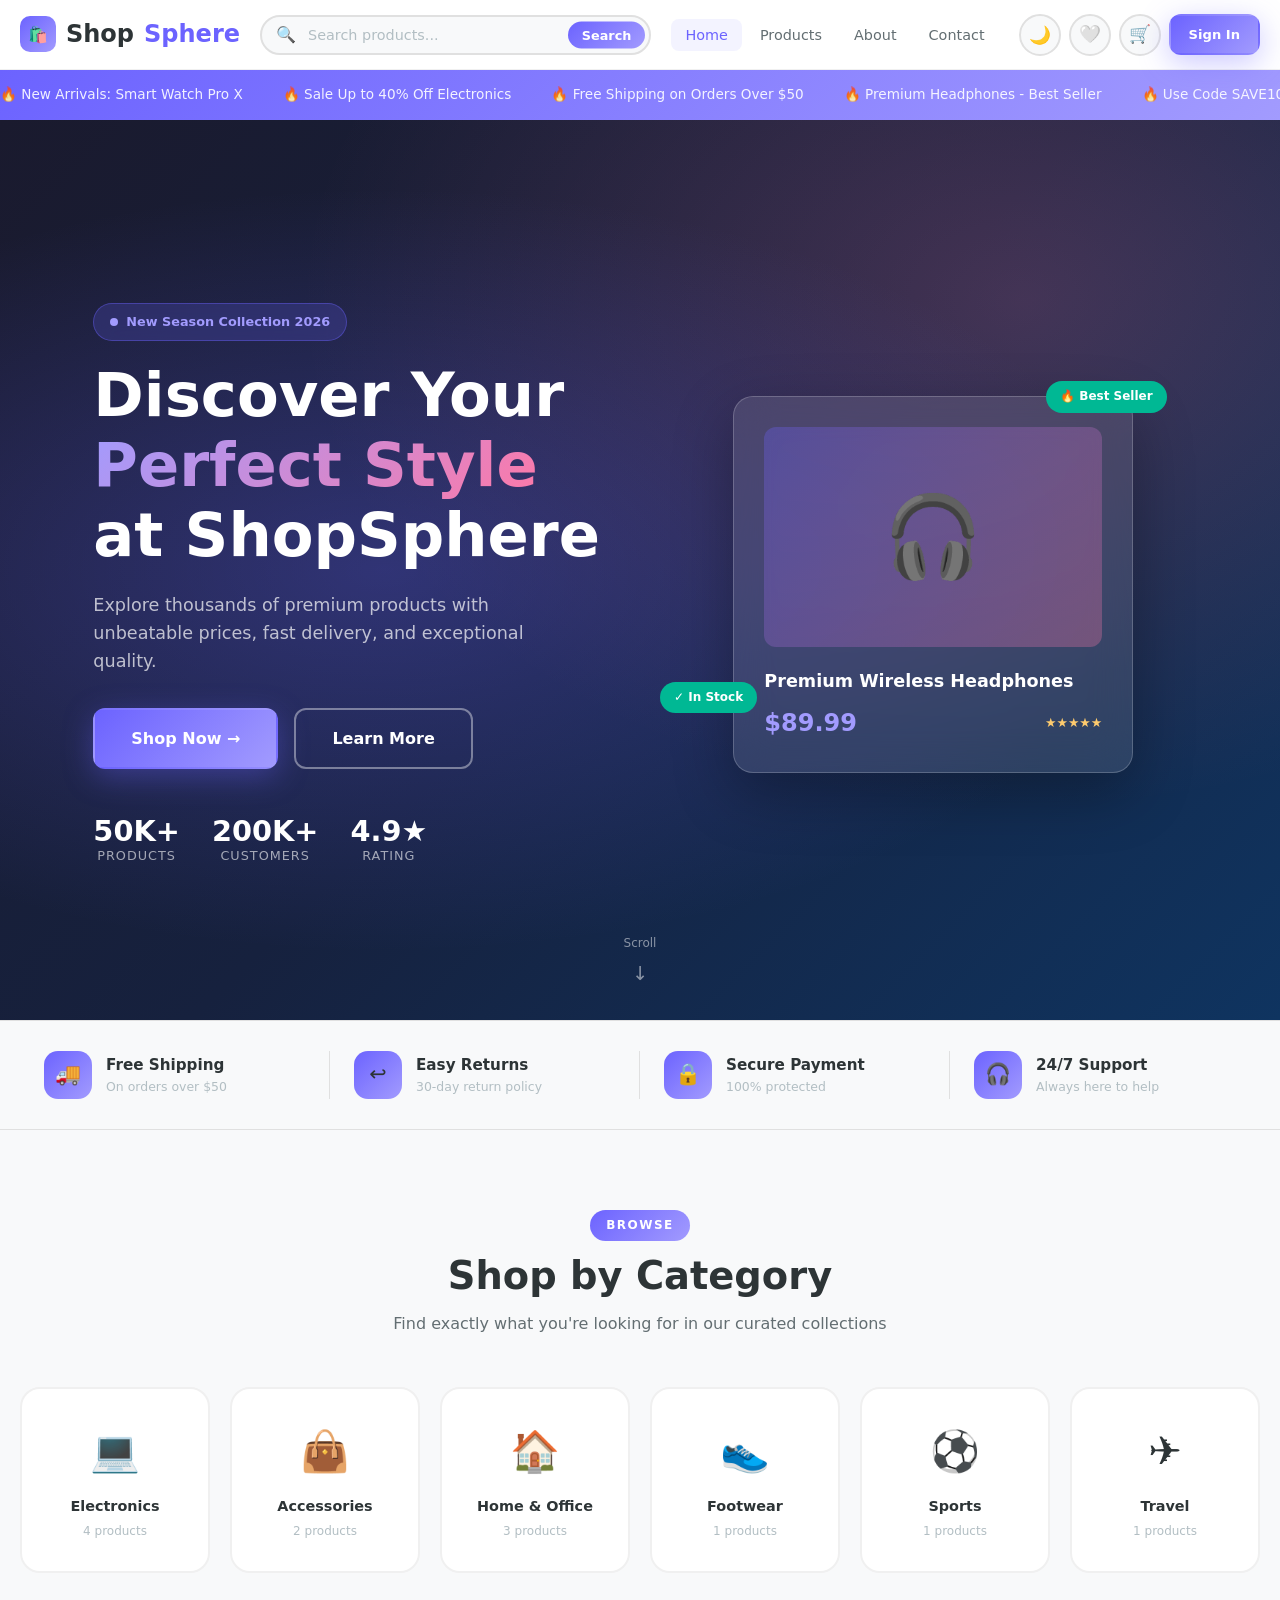
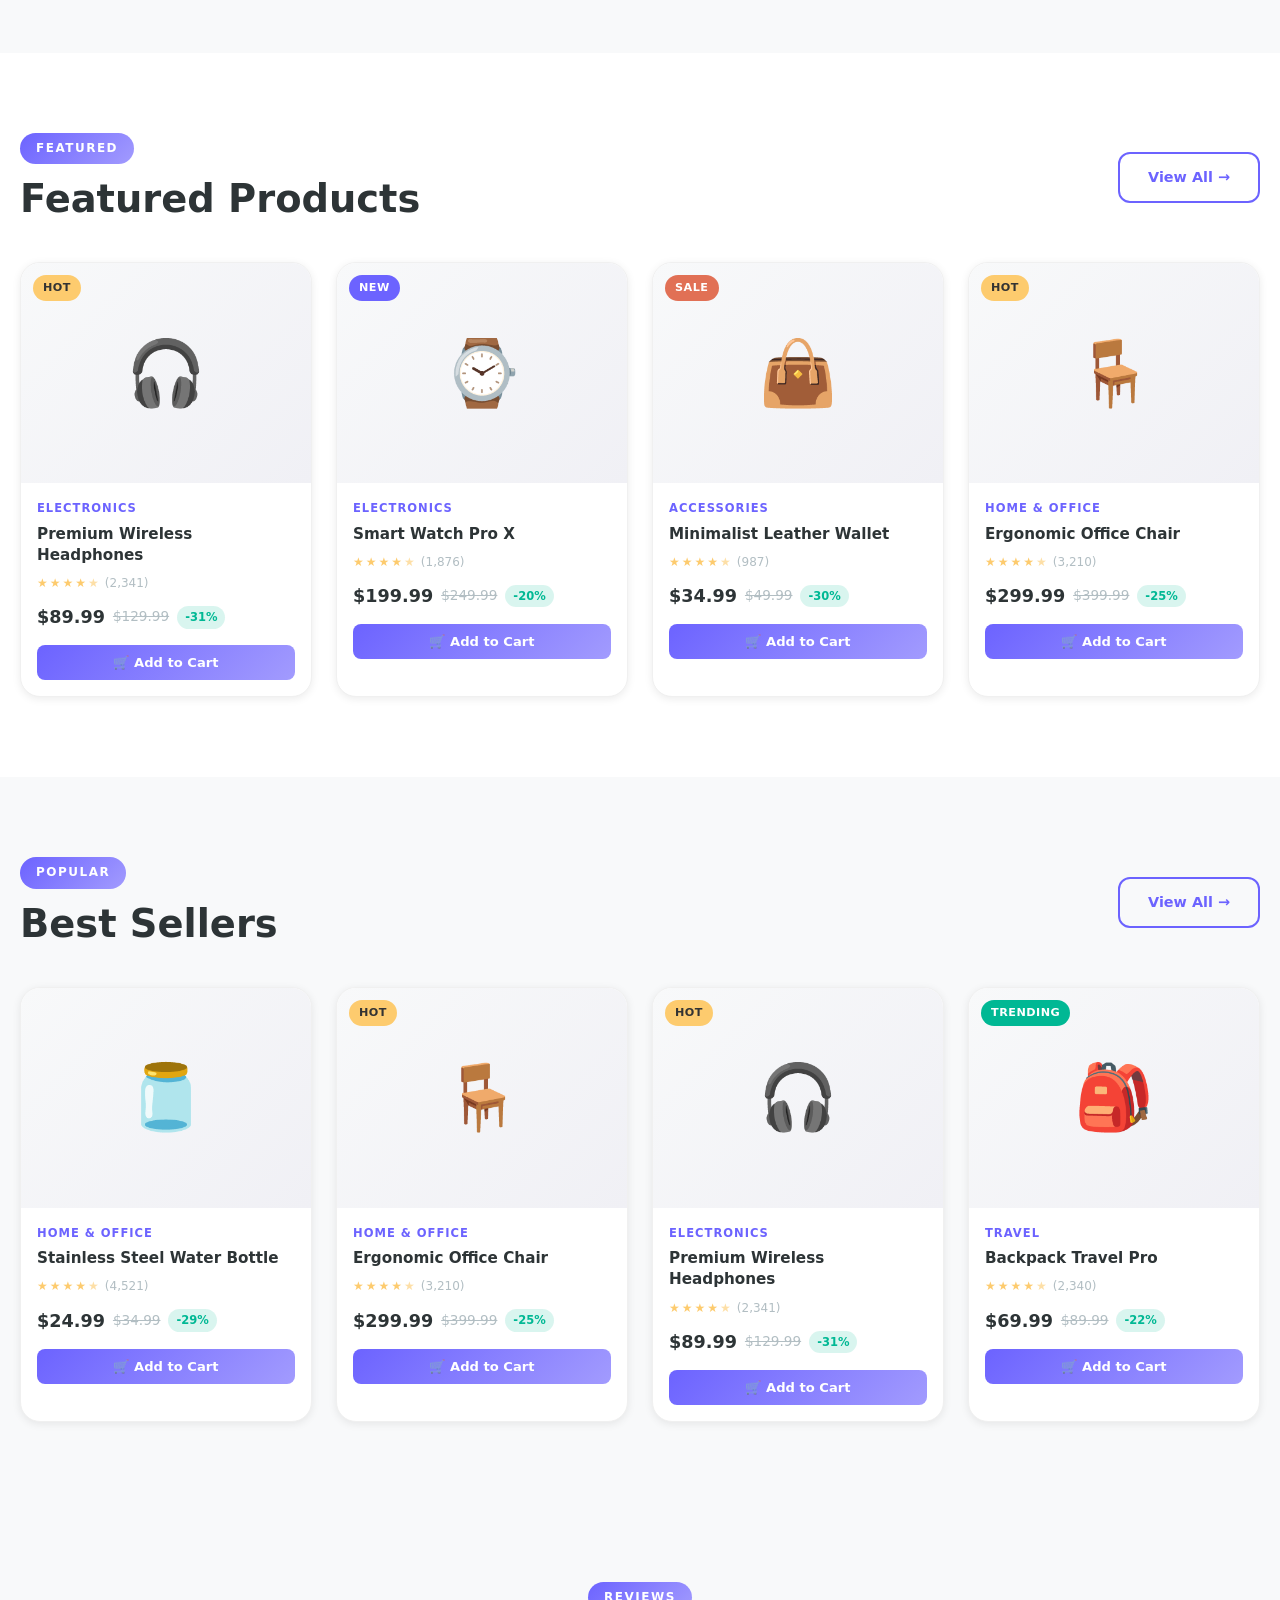
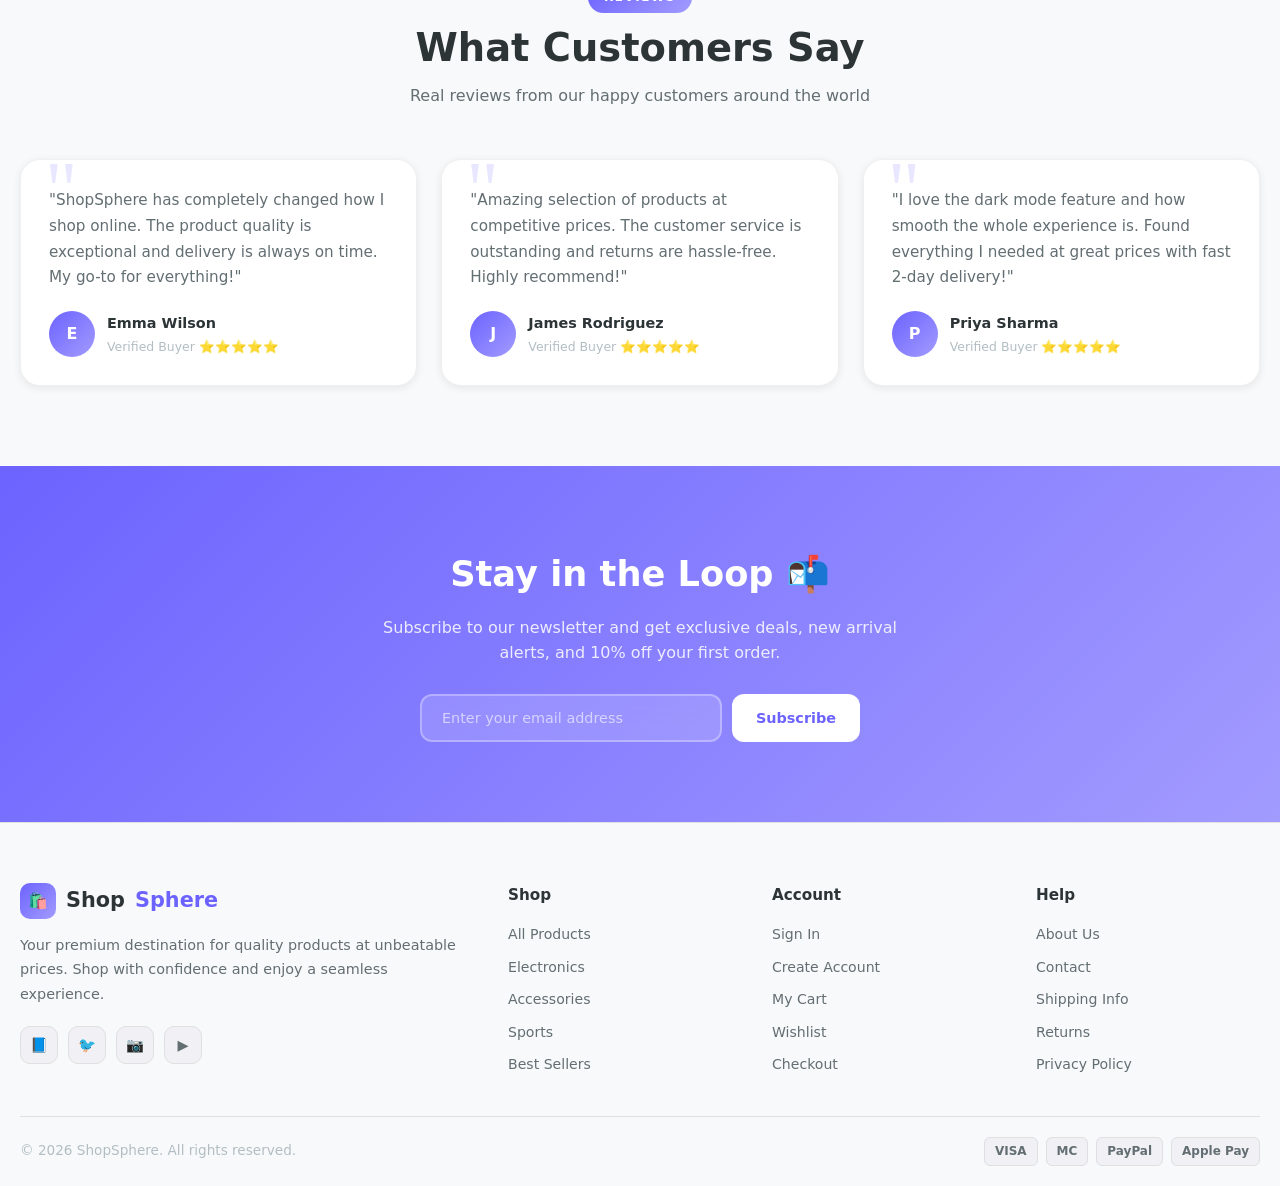
<file: ShopSphere/shopsphere/index.html>
<!DOCTYPE html>
<html lang="en">
<head>
  <meta charset="UTF-8">
  <meta name="viewport" content="width=device-width, initial-scale=1.0">
  <title>ShopSphere - Premium Online Shopping</title>
  <meta name="description" content="ShopSphere - Your premium online shopping destination with the best products, deals, and a seamless experience.">
  <link rel="stylesheet" href="css/style.css">
  <link rel="stylesheet" href="css/responsive.css">
  <style>
    /* Hero section extras */
    .hero-scroll-indicator {
      position: absolute;
      bottom: 30px;
      left: 50%;
      transform: translateX(-50%);
      display: flex;
      flex-direction: column;
      align-items: center;
      gap: 6px;
      color: rgba(255,255,255,0.5);
      font-size: 0.75rem;
      animation: float 2s ease-in-out infinite;
    }

    .hero-scroll-indicator .arrow {
      font-size: 1.2rem;
    }

    /* Trending section */
    .trending-strip {
      background: var(--gradient-primary);
      padding: 14px 0;
      overflow: hidden;
    }

    .trending-track {
      display: flex;
      gap: 40px;
      white-space: nowrap;
      animation: marquee 20s linear infinite;
    }

    @keyframes marquee {
      from { transform: translateX(0); }
      to { transform: translateX(-50%); }
    }

    .trending-item {
      color: rgba(255,255,255,0.9);
      font-size: 0.85rem;
      font-weight: 500;
      flex-shrink: 0;
    }

    .trending-item::before {
      content: '🔥 ';
    }

    /* Stats band */
    .stats-band {
      background: var(--bg-secondary);
      border-bottom: 1px solid var(--border-color);
      border-top: 1px solid var(--border-color);
    }

    .stats-band-grid {
      display: grid;
      grid-template-columns: repeat(4, 1fr);
      padding: 30px 0;
    }

    .stat-band-item {
      display: flex;
      align-items: center;
      gap: 14px;
      padding: 0 24px;
    }

    .stat-band-item:not(:last-child) {
      border-right: 1px solid var(--border-color);
    }

    .stat-icon {
      width: 48px;
      height: 48px;
      background: var(--gradient-primary);
      border-radius: 14px;
      display: flex;
      align-items: center;
      justify-content: center;
      font-size: 1.3rem;
      flex-shrink: 0;
    }

    .stat-title {
      font-weight: 700;
      font-size: 0.95rem;
      color: var(--text-primary);
    }

    .stat-desc {
      font-size: 0.78rem;
      color: var(--text-muted);
    }

    @media (max-width: 768px) {
      .stats-band-grid { grid-template-columns: 1fr 1fr; gap: 0; }
      .stat-band-item:nth-child(2) { border-right: none; }
      .stat-band-item:nth-child(1), .stat-band-item:nth-child(2) { border-bottom: 1px solid var(--border-color); }
      .stat-band-item { padding: 16px; }
    }

    @media (max-width: 480px) {
      .stats-band-grid { grid-template-columns: 1fr; }
      .stat-band-item { border-right: none !important; border-bottom: 1px solid var(--border-color); }
    }

    /* Pagination styles */
    .pagination {
      display: flex;
      gap: 8px;
      justify-content: center;
      margin-top: 40px;
      flex-wrap: wrap;
    }

    .page-btn {
      min-width: 40px;
      height: 40px;
      border-radius: var(--border-radius-sm);
      border: 2px solid var(--border-color);
      background: var(--bg-card);
      color: var(--text-secondary);
      font-size: 0.88rem;
      font-weight: 600;
      cursor: pointer;
      transition: var(--transition-fast);
      padding: 0 12px;
    }

    .page-btn:hover:not(.disabled):not(.active) {
      border-color: var(--primary);
      color: var(--primary);
    }

    .page-btn.active {
      background: var(--gradient-primary);
      color: white;
      border-color: transparent;
    }

    .page-btn.disabled {
      opacity: 0.4;
      cursor: not-allowed;
    }
  </style>
</head>
<body>

<!-- Loading Screen -->
<div class="loading-screen" id="loading-screen">
  <div class="loading-logo">ShopSphere</div>
  <div class="loading-bar">
    <div class="loading-bar-fill"></div>
  </div>
  <p style="color:var(--text-muted);font-size:0.85rem">Loading amazing products...</p>
</div>

<!-- Toast Container -->
<div class="toast-container" id="toast-container"></div>

<!-- Scroll to Top -->
<button class="scroll-top" id="scroll-top" aria-label="Scroll to top">↑</button>

<!-- Quick View Modal -->
<div class="modal-overlay" id="quick-view-modal">
  <div class="modal">
    <div class="modal-header">
      <h3>Quick View</h3>
      <button class="modal-close" onclick="closeModal('quick-view-modal')">✕</button>
    </div>
    <div class="modal-body"></div>
  </div>
</div>

<!-- Navbar -->
<nav class="navbar" role="navigation" aria-label="Main navigation">
  <div class="nav-container">
    <a href="index.html" class="nav-logo" aria-label="ShopSphere Home">
      <div class="logo-icon" aria-hidden="true">🛍️</div>
      Shop<span>Sphere</span>
    </a>

    <div class="nav-search" role="search">
      <span class="search-icon" aria-hidden="true">🔍</span>
      <input type="search" id="nav-search" placeholder="Search products..." aria-label="Search products">
      <button class="search-btn" onclick="document.getElementById('nav-search').dispatchEvent(new KeyboardEvent('keydown',{key:'Enter'}))">Search</button>
    </div>

    <ul class="nav-links" role="list">
      <li><a href="index.html" class="active">Home</a></li>
      <li><a href="products.html">Products</a></li>
      <li><a href="about.html">About</a></li>
      <li><a href="contact.html">Contact</a></li>
    </ul>

    <div class="nav-actions">
      <button class="theme-toggle" id="theme-toggle" aria-label="Toggle dark/light mode">🌙</button>
      <a href="wishlist.html" class="nav-action-btn" aria-label="Wishlist">
        🤍
        <span class="nav-badge" id="wishlist-badge" style="display:none">0</span>
      </a>
      <a href="cart.html" class="nav-action-btn" aria-label="Shopping cart">
        🛒
        <span class="nav-badge" id="cart-badge" style="display:none">0</span>
      </a>
      <a href="login.html" class="btn btn-primary btn-sm">Sign In</a>
      <button class="hamburger" id="hamburger" aria-label="Menu" aria-expanded="false">
        <span></span><span></span><span></span>
      </button>
    </div>
  </div>
</nav>

<!-- Mobile Menu -->
<div class="mobile-menu" id="mobile-menu" aria-hidden="true">
  <div class="mobile-search">
    <input type="search" placeholder="Search products..." oninput="" onkeydown="if(event.key==='Enter'){window.location.href='products.html?search='+encodeURIComponent(this.value)}">
  </div>
  <ul class="nav-links" role="list">
    <li><a href="index.html">Home</a></li>
    <li><a href="products.html">Products</a></li>
    <li><a href="about.html">About</a></li>
    <li><a href="contact.html">Contact</a></li>
    <li><a href="login.html">Sign In</a></li>
    <li><a href="signup.html">Create Account</a></li>
  </ul>
</div>

<!-- Trending Strip -->
<div class="trending-strip" style="margin-top: var(--nav-height)">
  <div class="trending-track">
    <span class="trending-item">New Arrivals: Smart Watch Pro X</span>
    <span class="trending-item">Sale Up to 40% Off Electronics</span>
    <span class="trending-item">Free Shipping on Orders Over $50</span>
    <span class="trending-item">Premium Headphones - Best Seller</span>
    <span class="trending-item">Use Code SAVE10 for 10% Off</span>
    <span class="trending-item">New Arrivals: Smart Watch Pro X</span>
    <span class="trending-item">Sale Up to 40% Off Electronics</span>
    <span class="trending-item">Free Shipping on Orders Over $50</span>
    <span class="trending-item">Premium Headphones - Best Seller</span>
    <span class="trending-item">Use Code SAVE10 for 10% Off</span>
  </div>
</div>

<!-- Hero -->
<section class="hero" aria-label="Hero banner">
  <div class="hero-container">
    <div class="hero-content">
      <div class="hero-badge" aria-label="New arrivals available">
        <span class="dot" aria-hidden="true"></span>
        New Season Collection 2026
      </div>
      <h1 class="hero-title">
        Discover Your<br>
        <span class="highlight">Perfect Style</span><br>
        at ShopSphere
      </h1>
      <p class="hero-subtitle">
        Explore thousands of premium products with unbeatable prices, fast delivery, and exceptional quality.
      </p>
      <div class="hero-actions">
        <a href="products.html" class="btn btn-primary btn-lg">Shop Now →</a>
        <a href="about.html" class="btn btn-secondary btn-lg" style="color:white;border-color:rgba(255,255,255,0.4)">Learn More</a>
      </div>
      <div class="hero-stats">
        <div class="hero-stat">
          <div class="hero-stat-value">50K+</div>
          <div class="hero-stat-label">Products</div>
        </div>
        <div class="hero-stat">
          <div class="hero-stat-value">200K+</div>
          <div class="hero-stat-label">Customers</div>
        </div>
        <div class="hero-stat">
          <div class="hero-stat-value">4.9★</div>
          <div class="hero-stat-label">Rating</div>
        </div>
      </div>
    </div>

    <div class="hero-visual" aria-hidden="true">
      <div class="hero-card-floating">
        <div class="hero-product-img">🎧</div>
        <div class="hero-product-info">
          <h3>Premium Wireless Headphones</h3>
          <div style="display:flex;align-items:center;justify-content:space-between;margin-top:8px">
            <span class="price">$89.99</span>
            <div style="display:flex;gap:2px;font-size:0.8rem;color:#fdcb6e">★★★★★</div>
          </div>
        </div>
      </div>
      <div class="hero-floating-badge" style="top:-15px;right:20px">🔥 Best Seller</div>
      <div class="hero-floating-badge" style="bottom:60px;left:-20px;background:var(--success)">✓ In Stock</div>
    </div>
  </div>
  <div class="hero-scroll-indicator" aria-hidden="true">
    <span>Scroll</span>
    <span class="arrow">↓</span>
  </div>
</section>

<!-- Stats Band -->
<section class="stats-band" aria-label="Service highlights">
  <div class="container">
    <div class="stats-band-grid">
      <div class="stat-band-item">
        <div class="stat-icon" aria-hidden="true">🚚</div>
        <div>
          <div class="stat-title">Free Shipping</div>
          <div class="stat-desc">On orders over $50</div>
        </div>
      </div>
      <div class="stat-band-item">
        <div class="stat-icon" aria-hidden="true">↩️</div>
        <div>
          <div class="stat-title">Easy Returns</div>
          <div class="stat-desc">30-day return policy</div>
        </div>
      </div>
      <div class="stat-band-item">
        <div class="stat-icon" aria-hidden="true">🔒</div>
        <div>
          <div class="stat-title">Secure Payment</div>
          <div class="stat-desc">100% protected</div>
        </div>
      </div>
      <div class="stat-band-item">
        <div class="stat-icon" aria-hidden="true">🎧</div>
        <div>
          <div class="stat-title">24/7 Support</div>
          <div class="stat-desc">Always here to help</div>
        </div>
      </div>
    </div>
  </div>
</section>

<!-- Categories -->
<section class="section-padding categories" aria-label="Shop by category">
  <div class="container">
    <div class="section-header">
      <span class="section-tag">Browse</span>
      <h2 class="section-title">Shop by Category</h2>
      <p class="section-subtitle">Find exactly what you're looking for in our curated collections</p>
    </div>
    <div class="categories-grid" id="categories-grid"></div>
  </div>
</section>

<!-- Featured Products -->
<section class="section-padding" aria-label="Featured products">
  <div class="container">
    <div class="section-header" style="display:flex;align-items:center;justify-content:space-between;text-align:left;margin-bottom:40px;flex-wrap:wrap;gap:16px">
      <div>
        <span class="section-tag">Featured</span>
        <h2 class="section-title" style="margin-bottom:0">Featured Products</h2>
      </div>
      <a href="products.html" class="btn btn-secondary">View All →</a>
    </div>
    <div class="products-grid" id="featured-products"></div>
  </div>
</section>

<!-- Best Sellers -->
<section class="section-padding" style="background:var(--bg-secondary)" aria-label="Best selling products">
  <div class="container">
    <div class="section-header" style="display:flex;align-items:center;justify-content:space-between;text-align:left;margin-bottom:40px;flex-wrap:wrap;gap:16px">
      <div>
        <span class="section-tag">Popular</span>
        <h2 class="section-title" style="margin-bottom:0">Best Sellers</h2>
      </div>
      <a href="products.html?sort=popular" class="btn btn-secondary">View All →</a>
    </div>
    <div class="products-grid" id="bestsellers-products"></div>
  </div>
</section>

<!-- Recently Viewed -->
<section class="section-padding" id="recently-viewed-section" style="display:none" aria-label="Recently viewed products">
  <div class="container">
    <div class="section-header" style="text-align:left;margin-bottom:40px">
      <span class="section-tag">History</span>
      <h2 class="section-title">Recently Viewed</h2>
    </div>
    <div class="products-grid" id="recently-viewed-products"></div>
  </div>
</section>

<!-- Testimonials -->
<section class="section-padding testimonials" aria-label="Customer testimonials">
  <div class="container">
    <div class="section-header">
      <span class="section-tag">Reviews</span>
      <h2 class="section-title">What Customers Say</h2>
      <p class="section-subtitle">Real reviews from our happy customers around the world</p>
    </div>
    <div class="testimonials-grid">
      <article class="testimonial-card">
        <p class="testimonial-text">"ShopSphere has completely changed how I shop online. The product quality is exceptional and delivery is always on time. My go-to for everything!"</p>
        <div class="testimonial-author">
          <div class="author-avatar" aria-hidden="true">E</div>
          <div>
            <div class="author-name">Emma Wilson</div>
            <div class="author-role">Verified Buyer ⭐⭐⭐⭐⭐</div>
          </div>
        </div>
      </article>
      <article class="testimonial-card">
        <p class="testimonial-text">"Amazing selection of products at competitive prices. The customer service is outstanding and returns are hassle-free. Highly recommend!"</p>
        <div class="testimonial-author">
          <div class="author-avatar" aria-hidden="true">J</div>
          <div>
            <div class="author-name">James Rodriguez</div>
            <div class="author-role">Verified Buyer ⭐⭐⭐⭐⭐</div>
          </div>
        </div>
      </article>
      <article class="testimonial-card">
        <p class="testimonial-text">"I love the dark mode feature and how smooth the whole experience is. Found everything I needed at great prices with fast 2-day delivery!"</p>
        <div class="testimonial-author">
          <div class="author-avatar" aria-hidden="true">P</div>
          <div>
            <div class="author-name">Priya Sharma</div>
            <div class="author-role">Verified Buyer ⭐⭐⭐⭐⭐</div>
          </div>
        </div>
      </article>
    </div>
  </div>
</section>

<!-- Newsletter -->
<section class="newsletter" aria-label="Newsletter signup">
  <div class="container">
    <div class="newsletter-content">
      <h2>Stay in the Loop 📬</h2>
      <p>Subscribe to our newsletter and get exclusive deals, new arrival alerts, and 10% off your first order.</p>
      <form class="newsletter-form" id="newsletter-form" novalidate>
        <input type="email" placeholder="Enter your email address" aria-label="Email address" required>
        <button type="submit">Subscribe</button>
      </form>
    </div>
  </div>
</section>

<!-- Footer -->
<footer class="footer" role="contentinfo">
  <div class="container">
    <div class="footer-grid">
      <div class="footer-brand">
        <a href="index.html" class="nav-logo" style="font-size:1.3rem">
          <div class="logo-icon" aria-hidden="true">🛍️</div>
          Shop<span>Sphere</span>
        </a>
        <p>Your premium destination for quality products at unbeatable prices. Shop with confidence and enjoy a seamless experience.</p>
        <div class="social-links" aria-label="Social media links">
          <a href="#" class="social-link" aria-label="Facebook">📘</a>
          <a href="#" class="social-link" aria-label="Twitter">🐦</a>
          <a href="#" class="social-link" aria-label="Instagram">📷</a>
          <a href="#" class="social-link" aria-label="YouTube">▶️</a>
        </div>
      </div>
      <nav class="footer-col" aria-label="Shop links">
        <h4>Shop</h4>
        <ul class="footer-links">
          <li><a href="products.html">All Products</a></li>
          <li><a href="products.html?category=Electronics">Electronics</a></li>
          <li><a href="products.html?category=Accessories">Accessories</a></li>
          <li><a href="products.html?category=Sports">Sports</a></li>
          <li><a href="products.html?sort=popular">Best Sellers</a></li>
        </ul>
      </nav>
      <nav class="footer-col" aria-label="Account links">
        <h4>Account</h4>
        <ul class="footer-links">
          <li><a href="login.html">Sign In</a></li>
          <li><a href="signup.html">Create Account</a></li>
          <li><a href="cart.html">My Cart</a></li>
          <li><a href="wishlist.html">Wishlist</a></li>
          <li><a href="checkout.html">Checkout</a></li>
        </ul>
      </nav>
      <nav class="footer-col" aria-label="Help links">
        <h4>Help</h4>
        <ul class="footer-links">
          <li><a href="about.html">About Us</a></li>
          <li><a href="contact.html">Contact</a></li>
          <li><a href="#">Shipping Info</a></li>
          <li><a href="#">Returns</a></li>
          <li><a href="#">Privacy Policy</a></li>
        </ul>
      </nav>
    </div>
    <div class="footer-bottom">
      <p>© 2026 ShopSphere. All rights reserved.</p>
      <div class="payment-methods" aria-label="Accepted payment methods">
        <span class="payment-icon">VISA</span>
        <span class="payment-icon">MC</span>
        <span class="payment-icon">PayPal</span>
        <span class="payment-icon">Apple Pay</span>
      </div>
    </div>
  </div>
</footer>

<script src="js/products.js"></script>
<script src="js/cart.js"></script>
<script src="js/wishlist.js"></script>
<script src="js/app.js"></script>
</body>
</html>
</file>
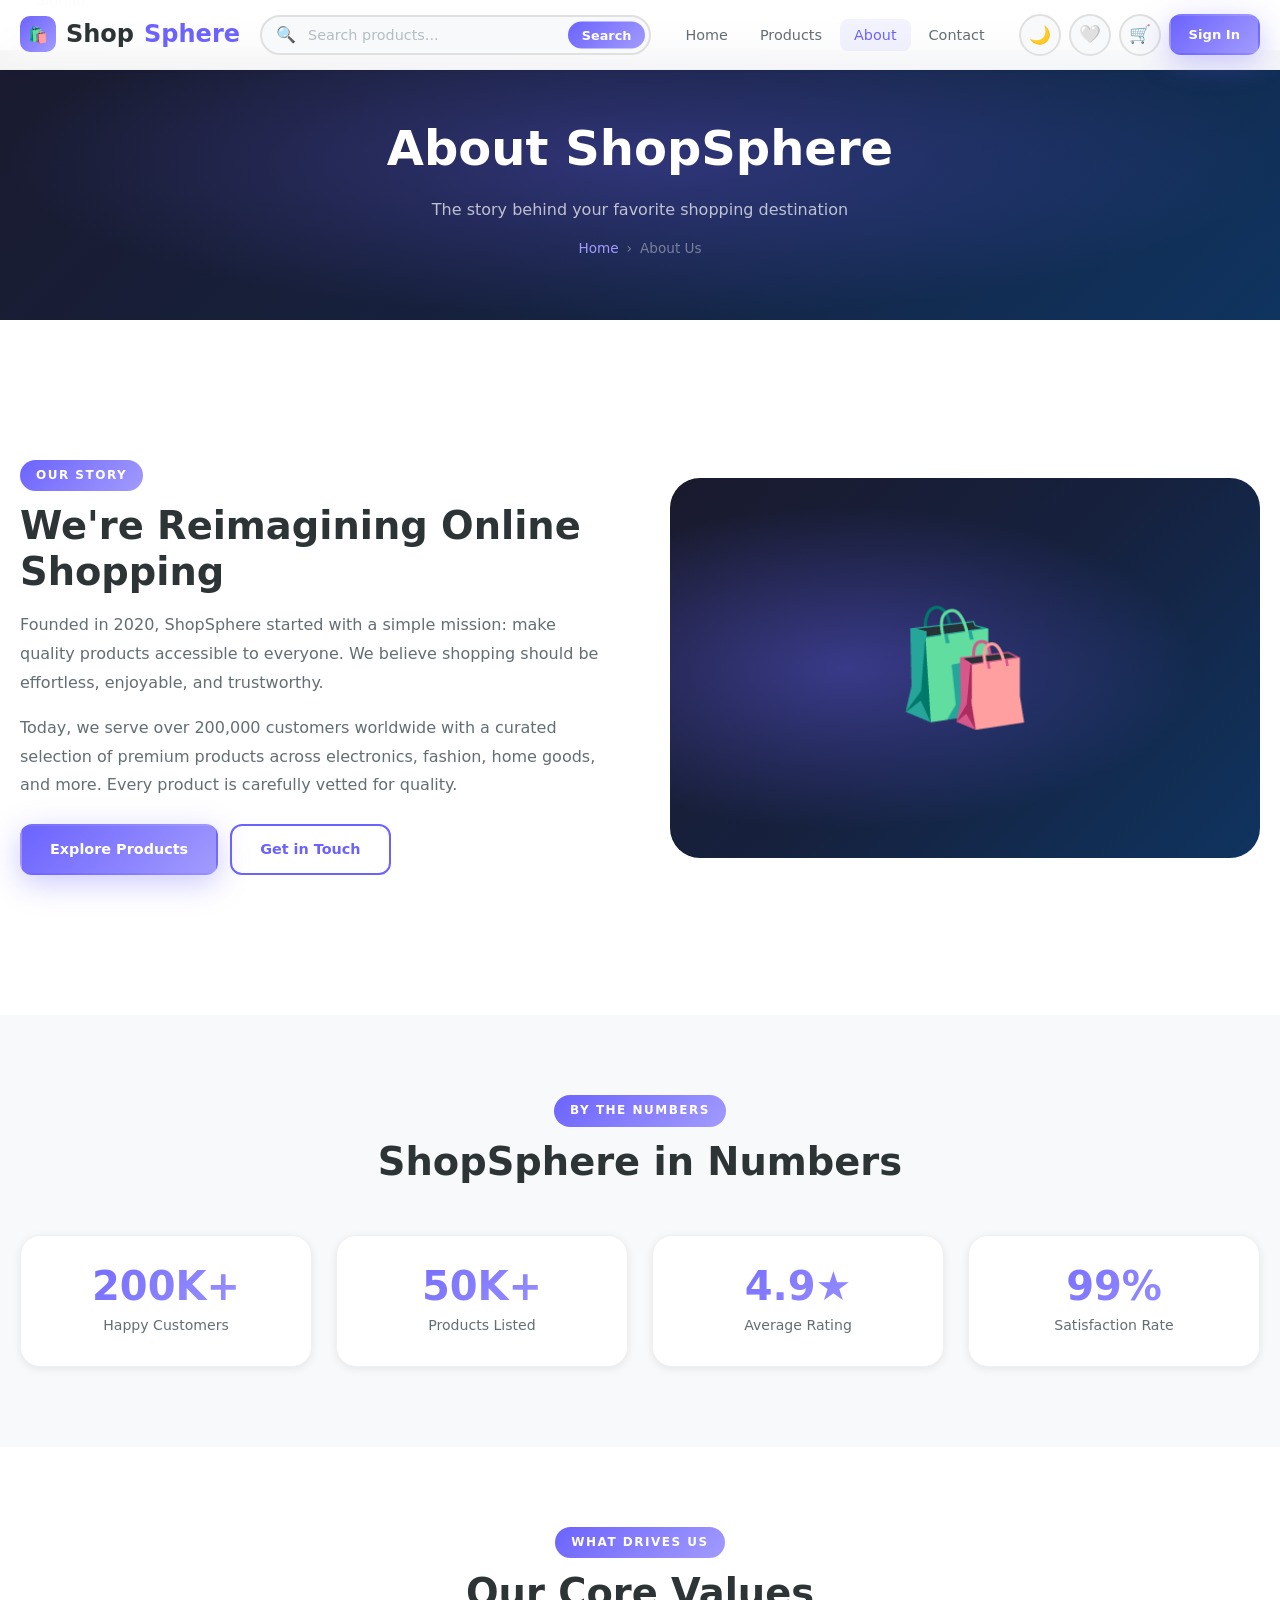
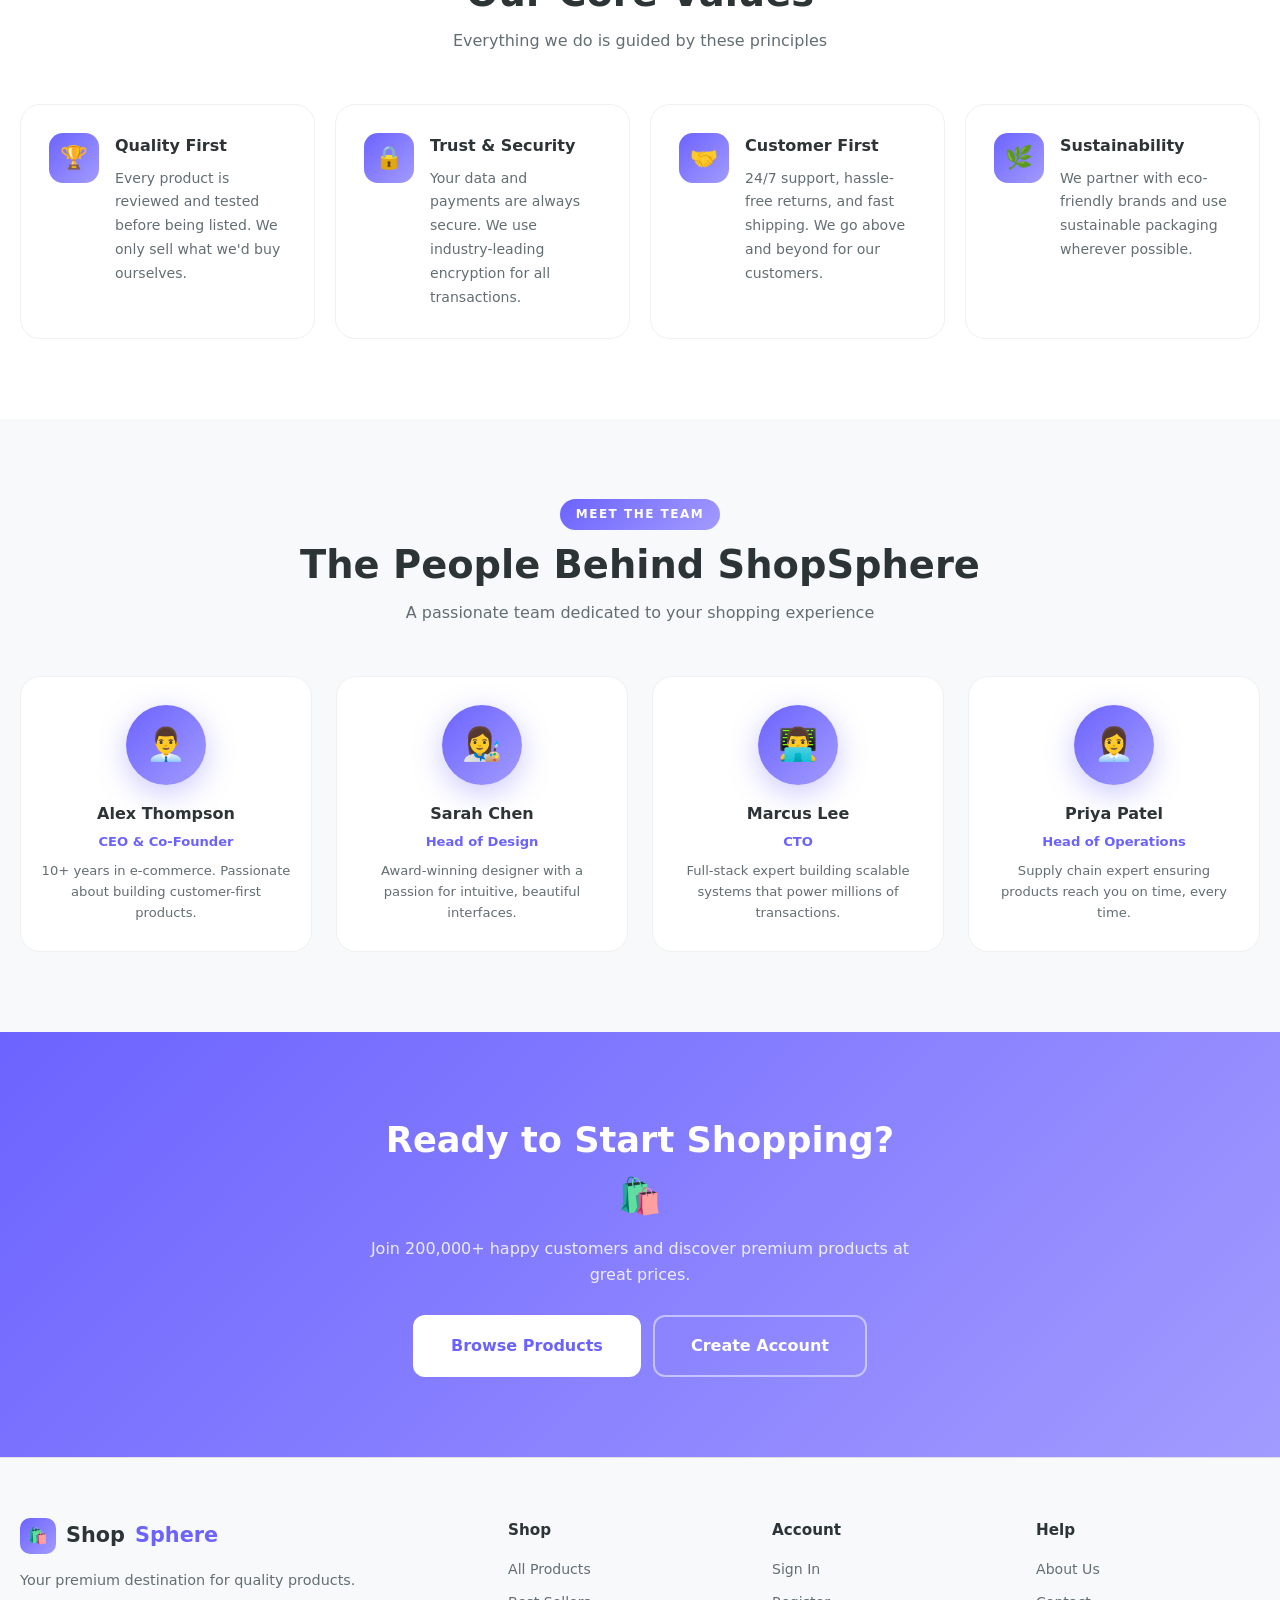
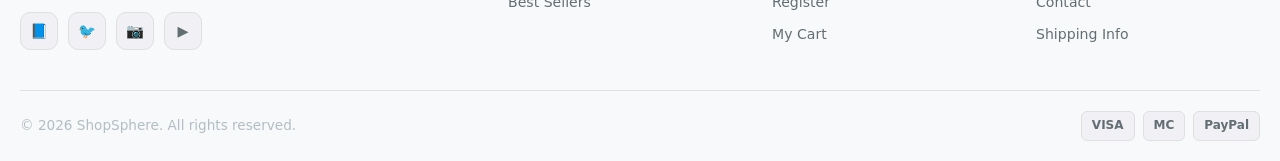
<file: ShopSphere/shopsphere/about.html>
<!DOCTYPE html>
<html lang="en">
<head>
  <meta charset="UTF-8">
  <meta name="viewport" content="width=device-width, initial-scale=1.0">
  <title>About Us - ShopSphere</title>
  <link rel="stylesheet" href="css/style.css">
  <link rel="stylesheet" href="css/responsive.css">
  <style>
    .stat-card {
      background: var(--bg-card);
      border-radius: var(--border-radius-lg);
      padding: 30px 20px;
      text-align: center;
      border: 1px solid var(--border-light);
      box-shadow: var(--shadow-sm);
      transition: var(--transition);
    }

    .stat-card:hover {
      transform: translateY(-6px);
      box-shadow: var(--shadow-md);
      border-color: var(--primary);
    }

    .stat-number {
      font-size: 2.5rem;
      font-weight: 800;
      background: var(--gradient-primary);
      -webkit-background-clip: text;
      -webkit-text-fill-color: transparent;
      background-clip: text;
      line-height: 1;
      margin-bottom: 8px;
    }

    .stat-label {
      color: var(--text-secondary);
      font-size: 0.88rem;
    }

    .team-card {
      background: var(--bg-card);
      border-radius: var(--border-radius-lg);
      padding: 28px 20px;
      text-align: center;
      border: 1px solid var(--border-light);
      transition: var(--transition);
    }

    .team-card:hover {
      transform: translateY(-6px);
      box-shadow: var(--shadow-md);
    }

    .team-avatar {
      width: 80px;
      height: 80px;
      border-radius: 50%;
      background: var(--gradient-primary);
      display: flex;
      align-items: center;
      justify-content: center;
      font-size: 2rem;
      margin: 0 auto 16px;
      box-shadow: var(--shadow-primary);
    }

    .value-card {
      background: var(--bg-card);
      border-radius: var(--border-radius-lg);
      padding: 28px;
      border: 1px solid var(--border-light);
      display: flex;
      gap: 16px;
      align-items: flex-start;
      transition: var(--transition);
    }

    .value-card:hover {
      border-color: var(--primary);
      box-shadow: var(--shadow-sm);
    }

    .value-icon {
      width: 50px;
      height: 50px;
      border-radius: 14px;
      background: var(--gradient-primary);
      display: flex;
      align-items: center;
      justify-content: center;
      font-size: 1.4rem;
      flex-shrink: 0;
    }
  </style>
</head>
<body>

<div class="toast-container" id="toast-container"></div>
<button class="scroll-top" id="scroll-top" aria-label="Scroll to top">↑</button>

<!-- Navbar -->
<nav class="navbar">
  <div class="nav-container">
    <a href="index.html" class="nav-logo"><div class="logo-icon">🛍️</div>Shop<span>Sphere</span></a>
    <div class="nav-search" role="search">
      <span class="search-icon">🔍</span>
      <input type="search" id="nav-search" placeholder="Search products..." aria-label="Search">
      <button class="search-btn" onclick="document.getElementById('nav-search').dispatchEvent(new KeyboardEvent('keydown',{key:'Enter'}))">Search</button>
    </div>
    <ul class="nav-links">
      <li><a href="index.html">Home</a></li>
      <li><a href="products.html">Products</a></li>
      <li><a href="about.html" class="active">About</a></li>
      <li><a href="contact.html">Contact</a></li>
    </ul>
    <div class="nav-actions">
      <button class="theme-toggle" id="theme-toggle" aria-label="Toggle theme">🌙</button>
      <a href="wishlist.html" class="nav-action-btn" aria-label="Wishlist">🤍<span class="nav-badge" id="wishlist-badge" style="display:none">0</span></a>
      <a href="cart.html" class="nav-action-btn" aria-label="Cart">🛒<span class="nav-badge" id="cart-badge" style="display:none">0</span></a>
      <a href="login.html" class="btn btn-primary btn-sm">Sign In</a>
      <button class="hamburger" id="hamburger" aria-label="Menu"><span></span><span></span><span></span></button>
    </div>
  </div>
</nav>

<div class="mobile-menu" id="mobile-menu">
  <ul class="nav-links">
    <li><a href="index.html">Home</a></li>
    <li><a href="products.html">Products</a></li>
    <li><a href="about.html">About</a></li>
    <li><a href="contact.html">Contact</a></li>
    <li><a href="login.html">Sign In</a></li>
  </ul>
</div>

<header class="page-header">
  <div class="container page-header-content">
    <h1>About ShopSphere</h1>
    <p>The story behind your favorite shopping destination</p>
    <nav class="breadcrumb" aria-label="Breadcrumb">
      <a href="index.html">Home</a><span>›</span><span aria-current="page">About Us</span>
    </nav>
  </div>
</header>

<main>
  <!-- Our Story -->
  <section class="section-padding">
    <div class="container">
      <div class="about-grid">
        <div>
          <span class="section-tag">Our Story</span>
          <h2 class="section-title" style="text-align:left;margin-bottom:16px">We're Reimagining Online Shopping</h2>
          <p style="color:var(--text-secondary);line-height:1.8;margin-bottom:16px;font-size:1rem">
            Founded in 2020, ShopSphere started with a simple mission: make quality products accessible to everyone. We believe shopping should be effortless, enjoyable, and trustworthy.
          </p>
          <p style="color:var(--text-secondary);line-height:1.8;margin-bottom:24px;font-size:1rem">
            Today, we serve over 200,000 customers worldwide with a curated selection of premium products across electronics, fashion, home goods, and more. Every product is carefully vetted for quality.
          </p>
          <div style="display:flex;gap:12px;flex-wrap:wrap">
            <a href="products.html" class="btn btn-primary">Explore Products</a>
            <a href="contact.html" class="btn btn-secondary">Get in Touch</a>
          </div>
        </div>
        <div style="background:var(--gradient-hero);border-radius:var(--border-radius-xl);height:380px;display:flex;align-items:center;justify-content:center;font-size:7rem;position:relative;overflow:hidden">
          <div style="position:absolute;inset:0;background:radial-gradient(ellipse at 30% 50%,rgba(108,99,255,0.4),transparent 60%)"></div>
          <span style="position:relative;z-index:1;animation:float 3s ease-in-out infinite">🛍️</span>
        </div>
      </div>
    </div>
  </section>

  <!-- Stats -->
  <section class="section-padding" style="background:var(--bg-secondary)" aria-label="Company statistics">
    <div class="container">
      <div class="section-header">
        <span class="section-tag">By the Numbers</span>
        <h2 class="section-title">ShopSphere in Numbers</h2>
      </div>
      <div class="stats-grid">
        <div class="stat-card">
          <div class="stat-number">200K+</div>
          <div class="stat-label">Happy Customers</div>
        </div>
        <div class="stat-card">
          <div class="stat-number">50K+</div>
          <div class="stat-label">Products Listed</div>
        </div>
        <div class="stat-card">
          <div class="stat-number">4.9★</div>
          <div class="stat-label">Average Rating</div>
        </div>
        <div class="stat-card">
          <div class="stat-number">99%</div>
          <div class="stat-label">Satisfaction Rate</div>
        </div>
      </div>
    </div>
  </section>

  <!-- Values -->
  <section class="section-padding" aria-label="Company values">
    <div class="container">
      <div class="section-header">
        <span class="section-tag">What Drives Us</span>
        <h2 class="section-title">Our Core Values</h2>
        <p class="section-subtitle">Everything we do is guided by these principles</p>
      </div>
      <div style="display:grid;grid-template-columns:repeat(auto-fit,minmax(280px,1fr));gap:20px">
        <div class="value-card">
          <div class="value-icon">🏆</div>
          <div>
            <h3 style="font-weight:700;margin-bottom:8px;font-size:1rem">Quality First</h3>
            <p style="color:var(--text-secondary);font-size:0.88rem;line-height:1.7">Every product is reviewed and tested before being listed. We only sell what we'd buy ourselves.</p>
          </div>
        </div>
        <div class="value-card">
          <div class="value-icon">🔒</div>
          <div>
            <h3 style="font-weight:700;margin-bottom:8px;font-size:1rem">Trust & Security</h3>
            <p style="color:var(--text-secondary);font-size:0.88rem;line-height:1.7">Your data and payments are always secure. We use industry-leading encryption for all transactions.</p>
          </div>
        </div>
        <div class="value-card">
          <div class="value-icon">🤝</div>
          <div>
            <h3 style="font-weight:700;margin-bottom:8px;font-size:1rem">Customer First</h3>
            <p style="color:var(--text-secondary);font-size:0.88rem;line-height:1.7">24/7 support, hassle-free returns, and fast shipping. We go above and beyond for our customers.</p>
          </div>
        </div>
        <div class="value-card">
          <div class="value-icon">🌿</div>
          <div>
            <h3 style="font-weight:700;margin-bottom:8px;font-size:1rem">Sustainability</h3>
            <p style="color:var(--text-secondary);font-size:0.88rem;line-height:1.7">We partner with eco-friendly brands and use sustainable packaging wherever possible.</p>
          </div>
        </div>
      </div>
    </div>
  </section>

  <!-- Team -->
  <section class="section-padding" style="background:var(--bg-secondary)" aria-label="Team members">
    <div class="container">
      <div class="section-header">
        <span class="section-tag">Meet the Team</span>
        <h2 class="section-title">The People Behind ShopSphere</h2>
        <p class="section-subtitle">A passionate team dedicated to your shopping experience</p>
      </div>
      <div class="team-grid">
        <div class="team-card">
          <div class="team-avatar">👨‍💼</div>
          <h3 style="font-weight:700;margin-bottom:4px;font-size:1rem">Alex Thompson</h3>
          <p style="color:var(--primary);font-size:0.82rem;font-weight:600;margin-bottom:8px">CEO & Co-Founder</p>
          <p style="color:var(--text-secondary);font-size:0.82rem;line-height:1.6">10+ years in e-commerce. Passionate about building customer-first products.</p>
        </div>
        <div class="team-card">
          <div class="team-avatar">👩‍🎨</div>
          <h3 style="font-weight:700;margin-bottom:4px;font-size:1rem">Sarah Chen</h3>
          <p style="color:var(--primary);font-size:0.82rem;font-weight:600;margin-bottom:8px">Head of Design</p>
          <p style="color:var(--text-secondary);font-size:0.82rem;line-height:1.6">Award-winning designer with a passion for intuitive, beautiful interfaces.</p>
        </div>
        <div class="team-card">
          <div class="team-avatar">👨‍💻</div>
          <h3 style="font-weight:700;margin-bottom:4px;font-size:1rem">Marcus Lee</h3>
          <p style="color:var(--primary);font-size:0.82rem;font-weight:600;margin-bottom:8px">CTO</p>
          <p style="color:var(--text-secondary);font-size:0.82rem;line-height:1.6">Full-stack expert building scalable systems that power millions of transactions.</p>
        </div>
        <div class="team-card">
          <div class="team-avatar">👩‍💼</div>
          <h3 style="font-weight:700;margin-bottom:4px;font-size:1rem">Priya Patel</h3>
          <p style="color:var(--primary);font-size:0.82rem;font-weight:600;margin-bottom:8px">Head of Operations</p>
          <p style="color:var(--text-secondary);font-size:0.82rem;line-height:1.6">Supply chain expert ensuring products reach you on time, every time.</p>
        </div>
      </div>
    </div>
  </section>

  <!-- CTA -->
  <section class="newsletter">
    <div class="container">
      <div class="newsletter-content">
        <h2>Ready to Start Shopping? 🛍️</h2>
        <p>Join 200,000+ happy customers and discover premium products at great prices.</p>
        <div style="display:flex;gap:12px;justify-content:center;flex-wrap:wrap;margin-top:8px">
          <a href="products.html" class="btn btn-dark btn-lg" style="background:white;color:var(--primary);font-weight:700">Browse Products</a>
          <a href="signup.html" class="btn btn-secondary btn-lg" style="border-color:rgba(255,255,255,0.5);color:white">Create Account</a>
        </div>
      </div>
    </div>
  </section>
</main>

<!-- Footer -->
<footer class="footer">
  <div class="container">
    <div class="footer-grid">
      <div class="footer-brand">
        <a href="index.html" class="nav-logo" style="font-size:1.3rem"><div class="logo-icon">🛍️</div>Shop<span>Sphere</span></a>
        <p>Your premium destination for quality products.</p>
        <div class="social-links">
          <a href="#" class="social-link" aria-label="Facebook">📘</a>
          <a href="#" class="social-link" aria-label="Twitter">🐦</a>
          <a href="#" class="social-link" aria-label="Instagram">📷</a>
          <a href="#" class="social-link" aria-label="YouTube">▶️</a>
        </div>
      </div>
      <nav class="footer-col"><h4>Shop</h4><ul class="footer-links"><li><a href="products.html">All Products</a></li><li><a href="products.html?sort=popular">Best Sellers</a></li></ul></nav>
      <nav class="footer-col"><h4>Account</h4><ul class="footer-links"><li><a href="login.html">Sign In</a></li><li><a href="signup.html">Register</a></li><li><a href="cart.html">My Cart</a></li></ul></nav>
      <nav class="footer-col"><h4>Help</h4><ul class="footer-links"><li><a href="about.html">About Us</a></li><li><a href="contact.html">Contact</a></li><li><a href="#">Shipping Info</a></li></ul></nav>
    </div>
    <div class="footer-bottom">
      <p>© 2026 ShopSphere. All rights reserved.</p>
      <div class="payment-methods"><span class="payment-icon">VISA</span><span class="payment-icon">MC</span><span class="payment-icon">PayPal</span></div>
    </div>
  </div>
</footer>

<script src="js/products.js"></script>
<script src="js/cart.js"></script>
<script src="js/wishlist.js"></script>
<script src="js/app.js"></script>
</body>
</html>
</file>
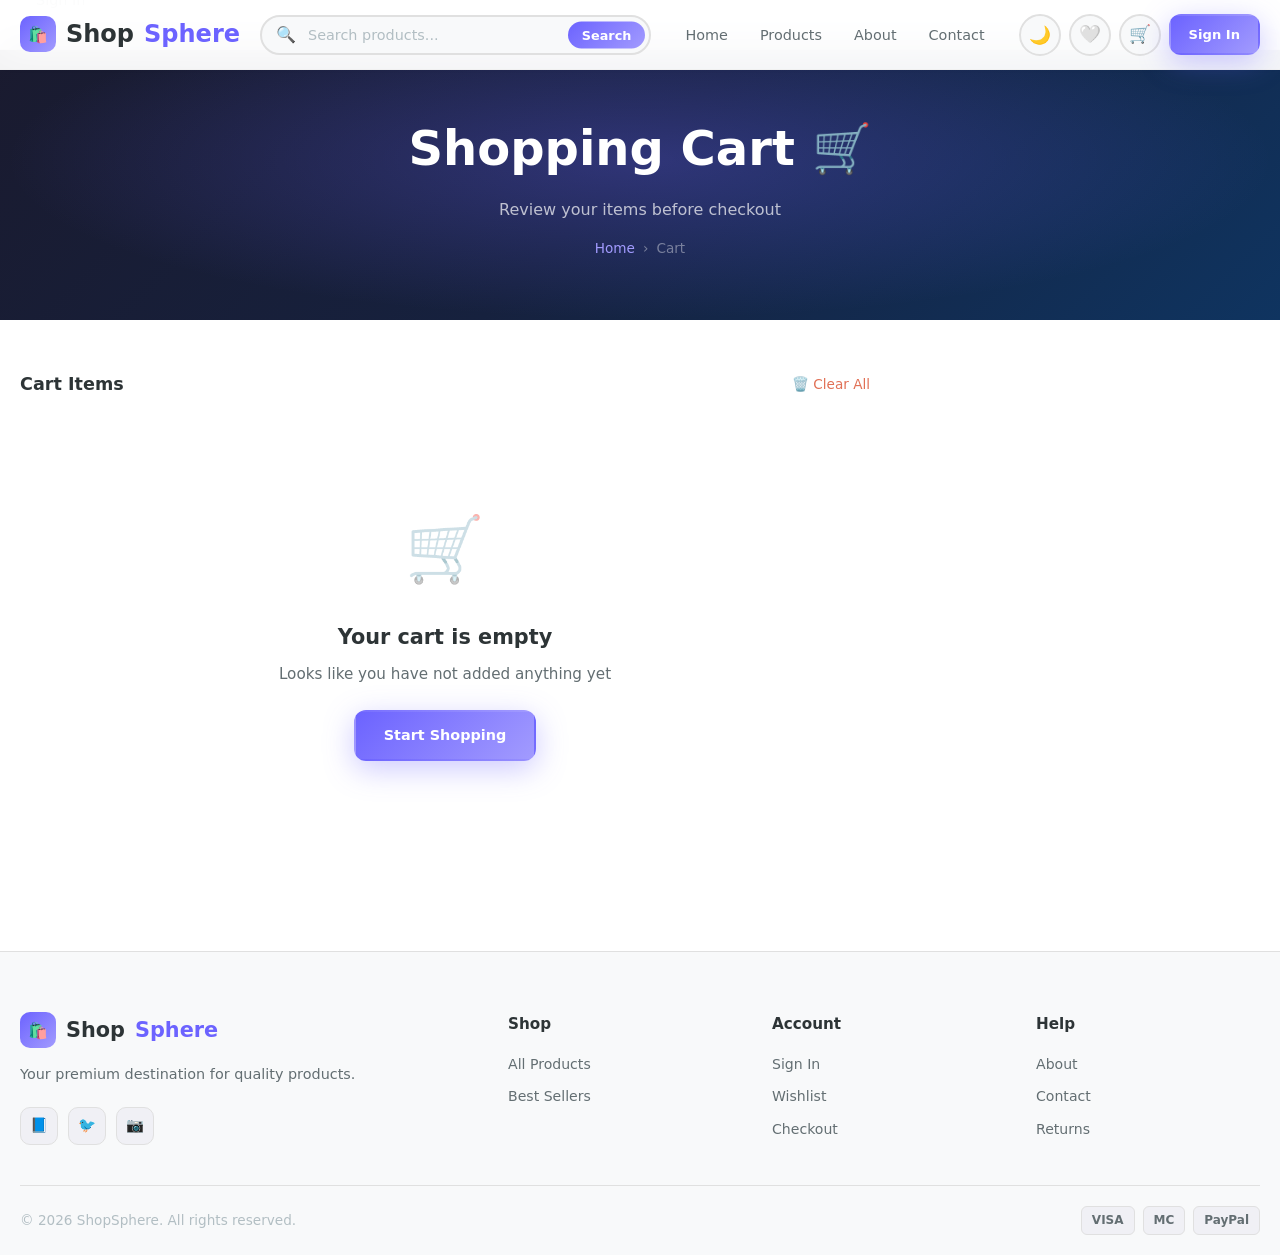
<file: ShopSphere/shopsphere/cart.html>
<!DOCTYPE html>
<html lang="en">
<head>
  <meta charset="UTF-8">
  <meta name="viewport" content="width=device-width, initial-scale=1.0">
  <title>Shopping Cart - ShopSphere</title>
  <link rel="stylesheet" href="css/style.css">
  <link rel="stylesheet" href="css/responsive.css">
</head>
<body>

<div class="toast-container" id="toast-container"></div>
<button class="scroll-top" id="scroll-top" aria-label="Scroll to top">↑</button>

<!-- Navbar -->
<nav class="navbar">
  <div class="nav-container">
    <a href="index.html" class="nav-logo"><div class="logo-icon">🛍️</div>Shop<span>Sphere</span></a>
    <div class="nav-search" role="search">
      <span class="search-icon">🔍</span>
      <input type="search" id="nav-search" placeholder="Search products..." aria-label="Search">
      <button class="search-btn" onclick="document.getElementById('nav-search').dispatchEvent(new KeyboardEvent('keydown',{key:'Enter'}))">Search</button>
    </div>
    <ul class="nav-links">
      <li><a href="index.html">Home</a></li>
      <li><a href="products.html">Products</a></li>
      <li><a href="about.html">About</a></li>
      <li><a href="contact.html">Contact</a></li>
    </ul>
    <div class="nav-actions">
      <button class="theme-toggle" id="theme-toggle" aria-label="Toggle theme">🌙</button>
      <a href="wishlist.html" class="nav-action-btn" aria-label="Wishlist">🤍<span class="nav-badge" id="wishlist-badge" style="display:none">0</span></a>
      <a href="cart.html" class="nav-action-btn" aria-label="Cart">🛒<span class="nav-badge" id="cart-badge" style="display:none">0</span></a>
      <a href="login.html" class="btn btn-primary btn-sm">Sign In</a>
      <button class="hamburger" id="hamburger" aria-label="Menu"><span></span><span></span><span></span></button>
    </div>
  </div>
</nav>

<div class="mobile-menu" id="mobile-menu">
  <ul class="nav-links">
    <li><a href="index.html">Home</a></li>
    <li><a href="products.html">Products</a></li>
    <li><a href="about.html">About</a></li>
    <li><a href="contact.html">Contact</a></li>
    <li><a href="login.html">Sign In</a></li>
  </ul>
</div>

<!-- Page Header -->
<header class="page-header">
  <div class="container page-header-content">
    <h1>Shopping Cart 🛒</h1>
    <p>Review your items before checkout</p>
    <nav class="breadcrumb" aria-label="Breadcrumb">
      <a href="index.html">Home</a>
      <span>›</span>
      <span aria-current="page">Cart</span>
    </nav>
  </div>
</header>

<main>
  <div class="container">
    <div class="cart-layout">
      <!-- Cart Items -->
      <div>
        <div style="display:flex;align-items:center;justify-content:space-between;margin-bottom:20px">
          <h2 style="font-size:1.1rem;font-weight:700">Cart Items</h2>
          <button onclick="if(CartManager.getCount()>0&&confirm('Clear entire cart?')){CartManager.clear();renderCart();}" 
                  style="color:var(--danger);font-size:0.85rem;cursor:pointer;background:none;border:none;font-weight:500">
            🗑️ Clear All
          </button>
        </div>
        <div id="cart-items"></div>
      </div>

      <!-- Cart Summary -->
      <div id="cart-summary"></div>
    </div>
  </div>
</main>

<!-- Footer -->
<footer class="footer" style="margin-top:60px">
  <div class="container">
    <div class="footer-grid">
      <div class="footer-brand">
        <a href="index.html" class="nav-logo" style="font-size:1.3rem"><div class="logo-icon">🛍️</div>Shop<span>Sphere</span></a>
        <p>Your premium destination for quality products.</p>
        <div class="social-links">
          <a href="#" class="social-link" aria-label="Facebook">📘</a>
          <a href="#" class="social-link" aria-label="Twitter">🐦</a>
          <a href="#" class="social-link" aria-label="Instagram">📷</a>
        </div>
      </div>
      <nav class="footer-col"><h4>Shop</h4><ul class="footer-links"><li><a href="products.html">All Products</a></li><li><a href="products.html?sort=popular">Best Sellers</a></li></ul></nav>
      <nav class="footer-col"><h4>Account</h4><ul class="footer-links"><li><a href="login.html">Sign In</a></li><li><a href="wishlist.html">Wishlist</a></li><li><a href="checkout.html">Checkout</a></li></ul></nav>
      <nav class="footer-col"><h4>Help</h4><ul class="footer-links"><li><a href="about.html">About</a></li><li><a href="contact.html">Contact</a></li><li><a href="#">Returns</a></li></ul></nav>
    </div>
    <div class="footer-bottom">
      <p>© 2026 ShopSphere. All rights reserved.</p>
      <div class="payment-methods"><span class="payment-icon">VISA</span><span class="payment-icon">MC</span><span class="payment-icon">PayPal</span></div>
    </div>
  </div>
</footer>

<script src="js/products.js"></script>
<script src="js/cart.js"></script>
<script src="js/wishlist.js"></script>
<script src="js/app.js"></script>
</body>
</html>
</file>
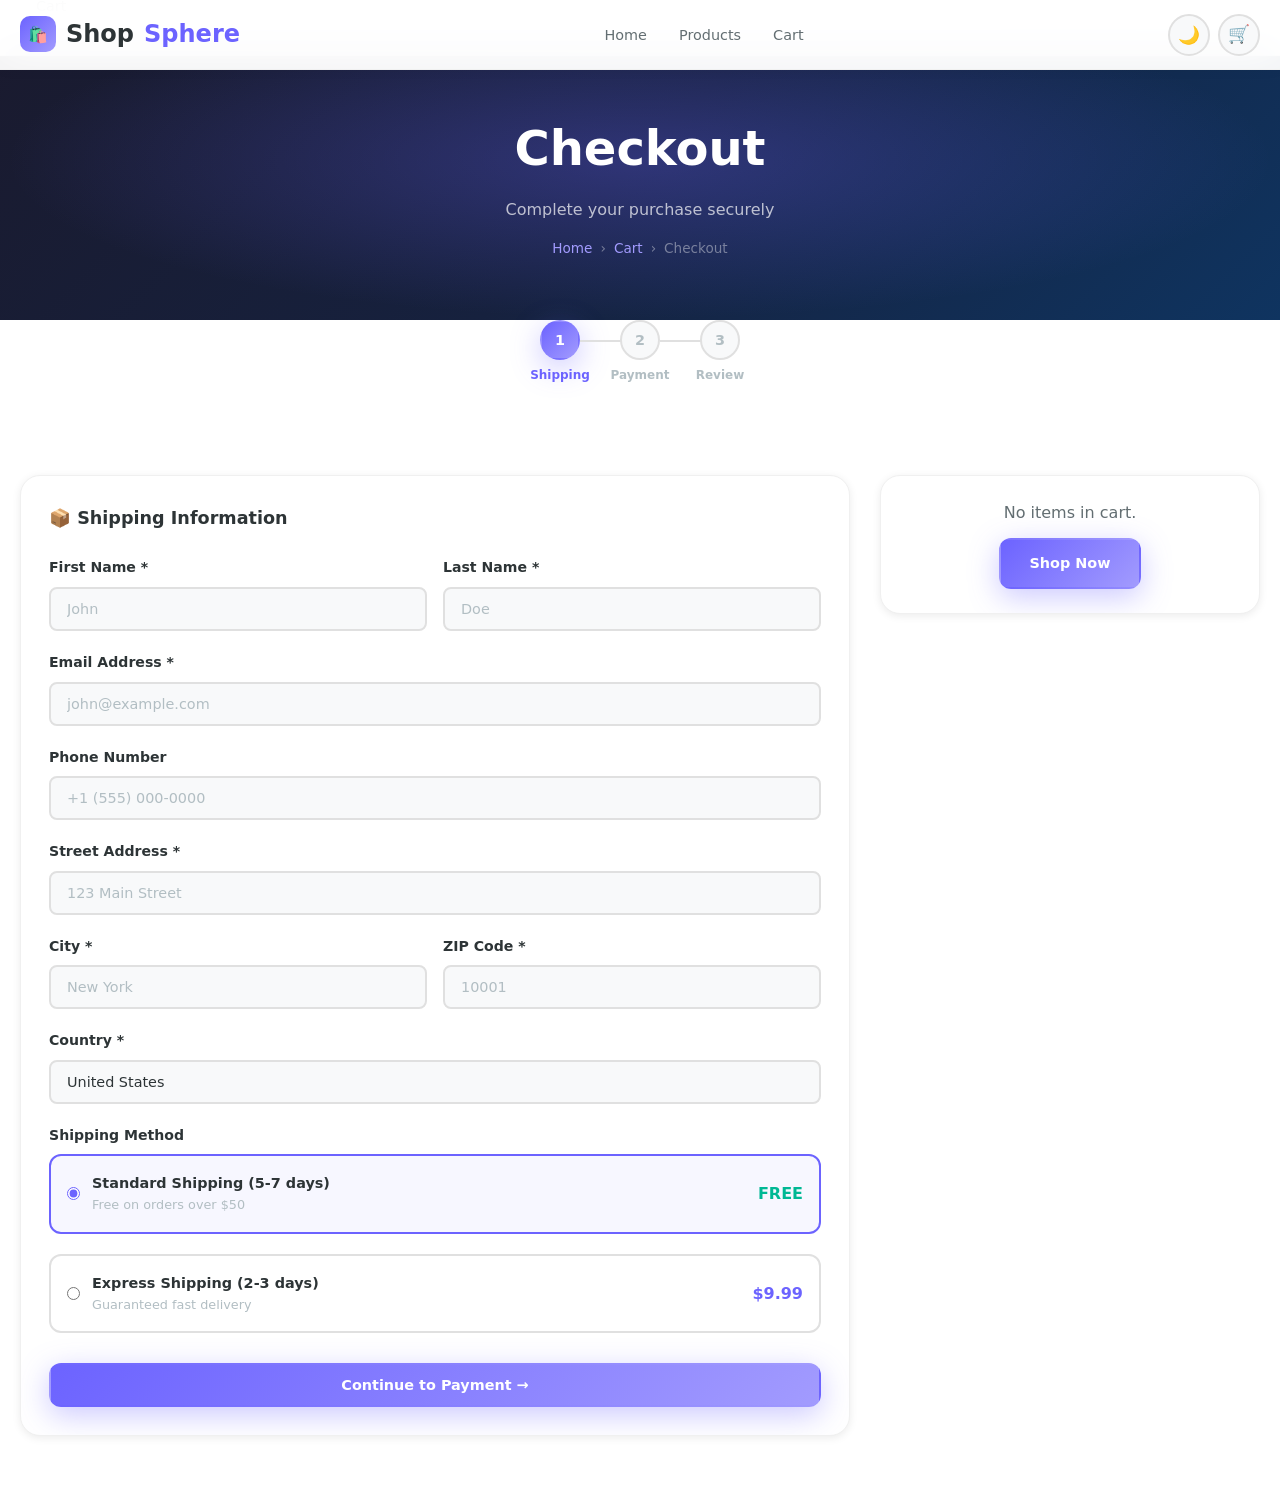
<file: ShopSphere/shopsphere/checkout.html>
<!DOCTYPE html>
<html lang="en">
<head>
  <meta charset="UTF-8">
  <meta name="viewport" content="width=device-width, initial-scale=1.0">
  <title>Checkout - ShopSphere</title>
  <link rel="stylesheet" href="css/style.css">
  <link rel="stylesheet" href="css/responsive.css">
  <style>
    .checkout-steps {
      display: flex;
      align-items: center;
      justify-content: center;
      gap: 0;
      margin-bottom: 40px;
    }

    .step-indicator {
      display: flex;
      flex-direction: column;
      align-items: center;
      gap: 6px;
      position: relative;
      min-width: 80px;
    }

    .step-indicator:not(:last-child)::after {
      content: '';
      position: absolute;
      left: calc(50% + 20px);
      top: 20px;
      width: calc(100% - 10px);
      height: 2px;
      background: var(--border-color);
      transition: background 0.3s;
    }

    .step-indicator.completed:not(:last-child)::after {
      background: var(--primary);
    }

    .step-circle {
      width: 40px;
      height: 40px;
      border-radius: 50%;
      background: var(--bg-secondary);
      border: 2px solid var(--border-color);
      display: flex;
      align-items: center;
      justify-content: center;
      font-size: 0.9rem;
      font-weight: 700;
      color: var(--text-muted);
      transition: var(--transition);
    }

    .step-indicator.active .step-circle {
      background: var(--gradient-primary);
      border-color: transparent;
      color: white;
      box-shadow: var(--shadow-primary);
    }

    .step-indicator.completed .step-circle {
      background: var(--success);
      border-color: transparent;
      color: white;
    }

    .step-label {
      font-size: 0.75rem;
      font-weight: 600;
      color: var(--text-muted);
      text-align: center;
      transition: color 0.3s;
    }

    .step-indicator.active .step-label { color: var(--primary); }
    .step-indicator.completed .step-label { color: var(--success); }

    .payment-method-card {
      border: 2px solid var(--border-color);
      border-radius: var(--border-radius);
      padding: 16px;
      cursor: pointer;
      transition: var(--transition);
      display: flex;
      align-items: center;
      gap: 12px;
      margin-bottom: 10px;
    }

    .payment-method-card:hover { border-color: var(--primary); }
    .payment-method-card.selected { border-color: var(--primary); background: rgba(108,99,255,0.05); }

    .success-animation {
      display: flex;
      flex-direction: column;
      align-items: center;
      text-align: center;
      padding: 50px 20px;
    }

    .success-icon {
      width: 100px;
      height: 100px;
      background: rgba(0,184,148,0.15);
      border-radius: 50%;
      display: flex;
      align-items: center;
      justify-content: center;
      font-size: 3rem;
      margin-bottom: 24px;
      animation: scaleIn 0.5s ease;
    }

    @keyframes scaleIn {
      from { transform: scale(0); opacity: 0; }
      to { transform: scale(1); opacity: 1; }
    }
  </style>
</head>
<body>

<div class="toast-container" id="toast-container"></div>
<button class="scroll-top" id="scroll-top" aria-label="Scroll to top">↑</button>

<!-- Navbar -->
<nav class="navbar">
  <div class="nav-container">
    <a href="index.html" class="nav-logo"><div class="logo-icon">🛍️</div>Shop<span>Sphere</span></a>
    <ul class="nav-links">
      <li><a href="index.html">Home</a></li>
      <li><a href="products.html">Products</a></li>
      <li><a href="cart.html">Cart</a></li>
    </ul>
    <div class="nav-actions">
      <button class="theme-toggle" id="theme-toggle" aria-label="Toggle theme">🌙</button>
      <a href="cart.html" class="nav-action-btn" aria-label="Cart">🛒<span class="nav-badge" id="cart-badge" style="display:none">0</span></a>
      <button class="hamburger" id="hamburger" aria-label="Menu"><span></span><span></span><span></span></button>
    </div>
  </div>
</nav>

<div class="mobile-menu" id="mobile-menu">
  <ul class="nav-links">
    <li><a href="index.html">Home</a></li>
    <li><a href="products.html">Products</a></li>
    <li><a href="cart.html">Cart</a></li>
  </ul>
</div>

<header class="page-header">
  <div class="container page-header-content">
    <h1>Checkout</h1>
    <p>Complete your purchase securely</p>
    <nav class="breadcrumb" aria-label="Breadcrumb">
      <a href="index.html">Home</a><span>›</span>
      <a href="cart.html">Cart</a><span>›</span>
      <span aria-current="page">Checkout</span>
    </nav>
  </div>
</header>

<main>
  <div class="container">
    <!-- Steps indicator -->
    <nav class="checkout-steps" aria-label="Checkout steps">
      <div class="step-indicator" id="step-ind-1">
        <div class="step-circle">1</div>
        <div class="step-label">Shipping</div>
      </div>
      <div class="step-indicator" id="step-ind-2">
        <div class="step-circle">2</div>
        <div class="step-label">Payment</div>
      </div>
      <div class="step-indicator" id="step-ind-3">
        <div class="step-circle">3</div>
        <div class="step-label">Review</div>
      </div>
    </nav>

    <div class="checkout-grid">
      <!-- Left: Steps -->
      <div>
        <!-- Step 1: Shipping -->
        <div class="checkout-step-content card" style="padding:28px" id="step-1">
          <h3 style="font-size:1.1rem;font-weight:700;margin-bottom:24px">📦 Shipping Information</h3>
          <form id="shipping-form" novalidate>
            <div class="form-row">
              <div class="form-group">
                <label class="form-label" for="first-name">First Name *</label>
                <input type="text" id="first-name" class="form-control" placeholder="John" required>
              </div>
              <div class="form-group">
                <label class="form-label" for="last-name">Last Name *</label>
                <input type="text" id="last-name" class="form-control" placeholder="Doe" required>
              </div>
            </div>
            <div class="form-group">
              <label class="form-label" for="email">Email Address *</label>
              <input type="email" id="email" class="form-control" placeholder="john@example.com" required>
            </div>
            <div class="form-group">
              <label class="form-label" for="phone">Phone Number</label>
              <input type="tel" id="phone" class="form-control" placeholder="+1 (555) 000-0000">
            </div>
            <div class="form-group">
              <label class="form-label" for="address">Street Address *</label>
              <input type="text" id="address" class="form-control" placeholder="123 Main Street" required>
            </div>
            <div class="form-row">
              <div class="form-group">
                <label class="form-label" for="city">City *</label>
                <input type="text" id="city" class="form-control" placeholder="New York" required>
              </div>
              <div class="form-group">
                <label class="form-label" for="zip">ZIP Code *</label>
                <input type="text" id="zip" class="form-control" placeholder="10001" required>
              </div>
            </div>
            <div class="form-group">
              <label class="form-label" for="country">Country *</label>
              <select id="country" class="form-control">
                <option>United States</option>
                <option>United Kingdom</option>
                <option>Canada</option>
                <option>Australia</option>
                <option>India</option>
              </select>
            </div>
            <div style="margin-bottom:20px">
              <label class="form-label">Shipping Method</label>
              <div style="display:flex;flex-direction:column;gap:10px">
                <label class="payment-method-card selected" id="ship-standard" onclick="selectShipping(this,'ship-express')">
                  <input type="radio" name="shipping" value="standard" checked style="accent-color:var(--primary)">
                  <div>
                    <div style="font-weight:600;font-size:0.9rem">Standard Shipping (5-7 days)</div>
                    <div style="font-size:0.8rem;color:var(--text-muted)">Free on orders over $50</div>
                  </div>
                  <span style="margin-left:auto;font-weight:700;color:var(--success)">FREE</span>
                </label>
                <label class="payment-method-card" id="ship-express" onclick="selectShipping(this,'ship-standard')">
                  <input type="radio" name="shipping" value="express" style="accent-color:var(--primary)">
                  <div>
                    <div style="font-weight:600;font-size:0.9rem">Express Shipping (2-3 days)</div>
                    <div style="font-size:0.8rem;color:var(--text-muted)">Guaranteed fast delivery</div>
                  </div>
                  <span style="margin-left:auto;font-weight:700;color:var(--primary)">$9.99</span>
                </label>
              </div>
            </div>
            <button type="button" class="btn btn-primary" style="width:100%" onclick="validateShipping()">Continue to Payment →</button>
          </form>
        </div>

        <!-- Step 2: Payment -->
        <div class="checkout-step-content card hidden" style="padding:28px" id="step-2">
          <h3 style="font-size:1.1rem;font-weight:700;margin-bottom:24px">💳 Payment Method</h3>

          <div id="payment-methods">
            <div class="payment-method-card selected" id="pm-card" onclick="selectPayment('pm-card')">
              <span style="font-size:1.5rem">💳</span>
              <div><div style="font-weight:600;font-size:0.9rem">Credit / Debit Card</div><div style="font-size:0.78rem;color:var(--text-muted)">Visa, Mastercard, Amex</div></div>
            </div>
            <div class="payment-method-card" id="pm-paypal" onclick="selectPayment('pm-paypal')">
              <span style="font-size:1.5rem">🅿️</span>
              <div><div style="font-weight:600;font-size:0.9rem">PayPal</div><div style="font-size:0.78rem;color:var(--text-muted)">Pay with your PayPal account</div></div>
            </div>
            <div class="payment-method-card" id="pm-apple" onclick="selectPayment('pm-apple')">
              <span style="font-size:1.5rem">🍎</span>
              <div><div style="font-weight:600;font-size:0.9rem">Apple Pay</div><div style="font-size:0.78rem;color:var(--text-muted)">Touch ID or Face ID</div></div>
            </div>
          </div>

          <div id="card-form" style="margin-top:20px">
            <div class="form-group">
              <label class="form-label">Card Number</label>
              <input type="text" class="form-control" placeholder="1234 5678 9012 3456" maxlength="19" oninput="formatCard(this)">
            </div>
            <div class="form-row">
              <div class="form-group">
                <label class="form-label">Expiry Date</label>
                <input type="text" class="form-control" placeholder="MM/YY" maxlength="5">
              </div>
              <div class="form-group">
                <label class="form-label">CVV</label>
                <input type="text" class="form-control" placeholder="123" maxlength="4">
              </div>
            </div>
            <div class="form-group">
              <label class="form-label">Name on Card</label>
              <input type="text" class="form-control" placeholder="John Doe">
            </div>
          </div>

          <div style="display:flex;gap:10px;margin-top:20px">
            <button class="btn btn-secondary" style="flex:1" onclick="prevStep()">← Back</button>
            <button class="btn btn-primary" style="flex:2" onclick="nextStep()">Review Order →</button>
          </div>
        </div>

        <!-- Step 3: Review -->
        <div class="checkout-step-content card hidden" style="padding:28px" id="step-3">
          <h3 style="font-size:1.1rem;font-weight:700;margin-bottom:24px">✅ Review Your Order</h3>
          <div style="background:var(--bg-secondary);border-radius:12px;padding:16px;margin-bottom:20px">
            <p style="font-size:0.88rem;color:var(--text-secondary);line-height:1.7">
              <strong>📦 Shipping to:</strong> 123 Main St, New York, NY 10001, US<br>
              <strong>🚚 Method:</strong> Standard Shipping (5-7 days) – FREE<br>
              <strong>💳 Payment:</strong> Credit Card ending in ****3456
            </p>
          </div>
          <div style="background:rgba(108,99,255,0.05);border:1px solid rgba(108,99,255,0.2);border-radius:12px;padding:16px;margin-bottom:24px">
            <p style="font-size:0.88rem;color:var(--text-secondary)">🔒 Your payment is secured with 256-bit SSL encryption.</p>
          </div>
          <div style="display:flex;gap:10px">
            <button class="btn btn-secondary" style="flex:1" onclick="prevStep()">← Back</button>
            <button class="btn btn-primary" style="flex:2" onclick="placeOrder()">Place Order 🎉</button>
          </div>
        </div>

        <!-- Step 4: Success -->
        <div class="checkout-step-content card hidden" id="step-4">
          <div class="success-animation">
            <div class="success-icon">🎉</div>
            <h2 style="font-size:1.6rem;font-weight:800;margin-bottom:12px;color:var(--text-primary)">Order Placed!</h2>
            <p style="color:var(--text-secondary);margin-bottom:8px">Thank you for your purchase.</p>
            <p style="color:var(--text-secondary);margin-bottom:6px">Order <strong style="color:var(--primary)">#SS-2026-<span id="order-num"></span></strong> confirmed.</p>
            <p style="color:var(--text-muted);font-size:0.88rem;margin-bottom:30px">A confirmation email will be sent to you shortly.</p>
            <div style="background:var(--bg-secondary);border-radius:12px;padding:20px;margin-bottom:30px;width:100%;max-width:400px">
              <div style="display:flex;align-items:center;gap:12px;margin-bottom:14px">
                <span style="font-size:1.5rem">📦</span>
                <div>
                  <div style="font-weight:600;font-size:0.9rem">Estimated Delivery</div>
                  <div style="color:var(--text-muted);font-size:0.82rem">June 15–17, 2026</div>
                </div>
              </div>
              <div style="display:flex;gap:0;position:relative">
                <div style="flex:1;text-align:center">
                  <div style="width:32px;height:32px;border-radius:50%;background:var(--success);display:flex;align-items:center;justify-content:center;color:white;font-size:0.8rem;margin:0 auto 6px">✓</div>
                  <div style="font-size:0.7rem;color:var(--text-muted)">Ordered</div>
                </div>
                <div style="flex:1;text-align:center">
                  <div style="width:32px;height:32px;border-radius:50%;background:var(--primary);display:flex;align-items:center;justify-content:center;color:white;font-size:0.8rem;margin:0 auto 6px">📦</div>
                  <div style="font-size:0.7rem;color:var(--text-muted)">Processing</div>
                </div>
                <div style="flex:1;text-align:center">
                  <div style="width:32px;height:32px;border-radius:50%;background:var(--bg-secondary);border:2px solid var(--border-color);display:flex;align-items:center;justify-content:center;font-size:0.8rem;margin:0 auto 6px">🚚</div>
                  <div style="font-size:0.7rem;color:var(--text-muted)">Shipped</div>
                </div>
                <div style="flex:1;text-align:center">
                  <div style="width:32px;height:32px;border-radius:50%;background:var(--bg-secondary);border:2px solid var(--border-color);display:flex;align-items:center;justify-content:center;font-size:0.8rem;margin:0 auto 6px">🏠</div>
                  <div style="font-size:0.7rem;color:var(--text-muted)">Delivered</div>
                </div>
              </div>
            </div>
            <div style="display:flex;gap:12px;flex-wrap:wrap;justify-content:center">
              <a href="products.html" class="btn btn-primary">Continue Shopping</a>
              <a href="index.html" class="btn btn-secondary">Go Home</a>
            </div>
          </div>
        </div>
      </div>

      <!-- Right: Order Summary -->
      <div id="checkout-order-summary"></div>
    </div>
  </div>
</main>

<script src="js/products.js"></script>
<script src="js/cart.js"></script>
<script src="js/wishlist.js"></script>
<script src="js/app.js"></script>
<script>
  // Override step indicators for checkout
  window._stepIndicators = ['step-ind-1','step-ind-2','step-ind-3'];

  var originalShowStep = window.nextStep;
  document.querySelectorAll('.step-indicator').forEach(function(el, i) {
    el._step = i + 1;
  });

  // Patch initCheckoutSteps to use correct step indicator IDs
  document.addEventListener('DOMContentLoaded', function() {
    // Steps already initialized by app.js
  });

  function validateShipping() {
    var firstName = document.getElementById('first-name').value.trim();
    var email = document.getElementById('email').value.trim();
    var address = document.getElementById('address').value.trim();
    var city = document.getElementById('city').value.trim();
    var zip = document.getElementById('zip').value.trim();

    if (!firstName || !email || !address || !city || !zip) {
      showToast('Incomplete Form', 'Please fill in all required fields.', 'warning');
      return;
    }

    if (!email.includes('@')) {
      showToast('Invalid Email', 'Please enter a valid email address.', 'error');
      return;
    }

    nextStep();
  }

  function selectPayment(id) {
    document.querySelectorAll('.payment-method-card').forEach(function(c) { c.classList.remove('selected'); });
    document.getElementById(id).classList.add('selected');
    var cardForm = document.getElementById('card-form');
    if (cardForm) cardForm.style.display = id === 'pm-card' ? 'block' : 'none';
  }

  function selectShipping(el, otherId) {
    document.querySelectorAll('[id^="ship-"]').forEach(function(c) { c.classList.remove('selected'); });
    el.classList.add('selected');
  }

  function formatCard(input) {
    var v = input.value.replace(/\D/g, '').replace(/(.{4})/g, '$1 ').trim();
    input.value = v;
  }

  // Generate order number on success
  var origPlaceOrder = window.placeOrder;
  window.placeOrder = function() {
    var orderNum = document.getElementById('order-num');
    if (orderNum) orderNum.textContent = Math.floor(10000 + Math.random() * 90000);
    if (origPlaceOrder) origPlaceOrder();
  };
</script>
</body>
</html>
</file>
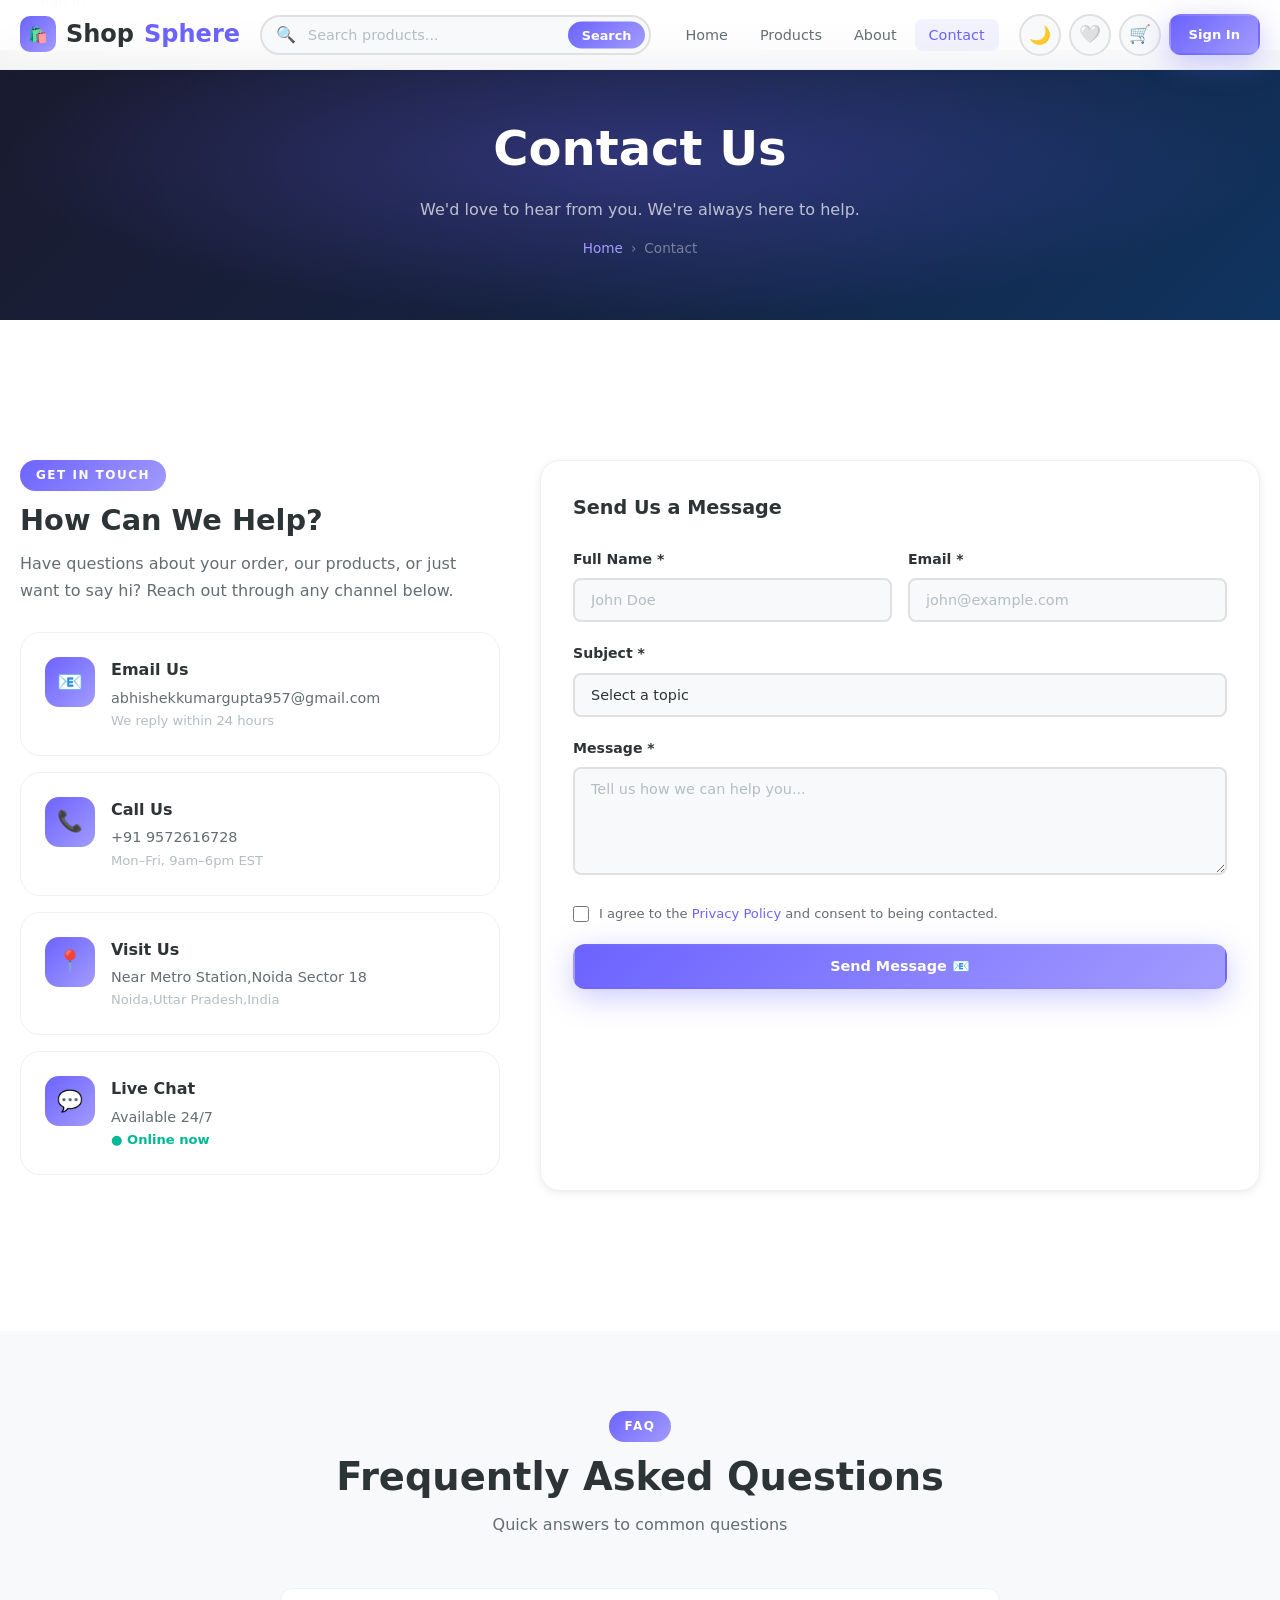
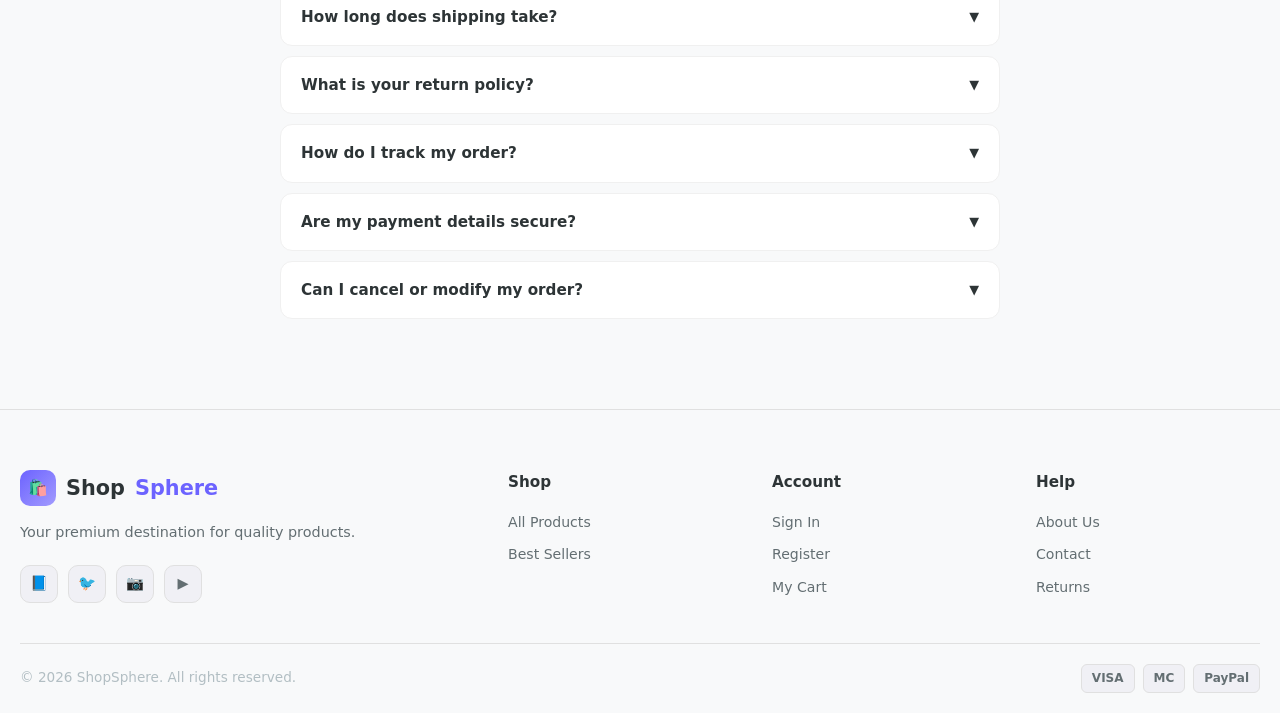
<file: ShopSphere/shopsphere/contact.html>
<!DOCTYPE html>
<html lang="en">
<head>
  <meta charset="UTF-8">
  <meta name="viewport" content="width=device-width, initial-scale=1.0">
  <title>Contact Us - ShopSphere</title>
  <link rel="stylesheet" href="css/style.css">
  <link rel="stylesheet" href="css/responsive.css">
  <style>
    .contact-info-card {
      background: var(--bg-card);
      border-radius: var(--border-radius-lg);
      padding: 24px;
      border: 1px solid var(--border-light);
      display: flex;
      gap: 16px;
      align-items: flex-start;
      margin-bottom: 16px;
      transition: var(--transition);
    }

    .contact-info-card:hover {
      border-color: var(--primary);
      box-shadow: var(--shadow-sm);
      transform: translateX(4px);
    }

    .contact-icon {
      width: 50px;
      height: 50px;
      border-radius: 14px;
      background: var(--gradient-primary);
      display: flex;
      align-items: center;
      justify-content: center;
      font-size: 1.3rem;
      flex-shrink: 0;
    }

    .faq-item {
      background: var(--bg-card);
      border-radius: var(--border-radius);
      border: 1px solid var(--border-light);
      margin-bottom: 10px;
      overflow: hidden;
    }

    .faq-question {
      padding: 16px 20px;
      display: flex;
      align-items: center;
      justify-content: space-between;
      cursor: pointer;
      font-weight: 600;
      font-size: 0.95rem;
      transition: background 0.2s;
    }

    .faq-question:hover { background: var(--bg-secondary); }

    .faq-answer {
      padding: 0 20px;
      max-height: 0;
      overflow: hidden;
      transition: max-height 0.3s ease, padding 0.3s ease;
      color: var(--text-secondary);
      font-size: 0.9rem;
      line-height: 1.7;
    }

    .faq-item.open .faq-answer {
      max-height: 200px;
      padding: 0 20px 16px;
    }

    .faq-arrow {
      transition: transform 0.3s;
      font-size: 0.8rem;
    }

    .faq-item.open .faq-arrow { transform: rotate(180deg); }
  </style>
</head>
<body>

<div class="toast-container" id="toast-container"></div>
<button class="scroll-top" id="scroll-top" aria-label="Scroll to top">↑</button>

<!-- Navbar -->
<nav class="navbar">
  <div class="nav-container">
    <a href="index.html" class="nav-logo"><div class="logo-icon">🛍️</div>Shop<span>Sphere</span></a>
    <div class="nav-search" role="search">
      <span class="search-icon">🔍</span>
      <input type="search" id="nav-search" placeholder="Search products..." aria-label="Search">
      <button class="search-btn" onclick="document.getElementById('nav-search').dispatchEvent(new KeyboardEvent('keydown',{key:'Enter'}))">Search</button>
    </div>
    <ul class="nav-links">
      <li><a href="index.html">Home</a></li>
      <li><a href="products.html">Products</a></li>
      <li><a href="about.html">About</a></li>
      <li><a href="contact.html" class="active">Contact</a></li>
    </ul>
    <div class="nav-actions">
      <button class="theme-toggle" id="theme-toggle" aria-label="Toggle theme">🌙</button>
      <a href="wishlist.html" class="nav-action-btn" aria-label="Wishlist">🤍<span class="nav-badge" id="wishlist-badge" style="display:none">0</span></a>
      <a href="cart.html" class="nav-action-btn" aria-label="Cart">🛒<span class="nav-badge" id="cart-badge" style="display:none">0</span></a>
      <a href="login.html" class="btn btn-primary btn-sm">Sign In</a>
      <button class="hamburger" id="hamburger" aria-label="Menu"><span></span><span></span><span></span></button>
    </div>
  </div>
</nav>

<div class="mobile-menu" id="mobile-menu">
  <ul class="nav-links">
    <li><a href="index.html">Home</a></li>
    <li><a href="products.html">Products</a></li>
    <li><a href="about.html">About</a></li>
    <li><a href="contact.html">Contact</a></li>
    <li><a href="login.html">Sign In</a></li>
  </ul>
</div>

<header class="page-header">
  <div class="container page-header-content">
    <h1>Contact Us</h1>
    <p>We'd love to hear from you. We're always here to help.</p>
    <nav class="breadcrumb" aria-label="Breadcrumb">
      <a href="index.html">Home</a><span>›</span><span aria-current="page">Contact</span>
    </nav>
  </div>
</header>

<main>
  <section class="section-padding">
    <div class="container">
      <div class="contact-grid">
        <!-- Contact Info -->
        <div>
          <span class="section-tag">Get In Touch</span>
          <h2 class="section-title" style="text-align:left;font-size:1.8rem;margin-bottom:12px">How Can We Help?</h2>
          <p style="color:var(--text-secondary);margin-bottom:28px;line-height:1.7">
            Have questions about your order, our products, or just want to say hi? Reach out through any channel below.
          </p>

          <div class="contact-info-card">
            <div class="contact-icon">📧</div>
            <div>
              <div style="font-weight:700;margin-bottom:4px">Email Us</div>
              <div style="color:var(--text-secondary);font-size:0.9rem">abhishekkumargupta957@gmail.com</div>
              <div style="color:var(--text-muted);font-size:0.82rem">We reply within 24 hours</div>
            </div>
          </div>

          <div class="contact-info-card">
            <div class="contact-icon">📞</div>
            <div>
              <div style="font-weight:700;margin-bottom:4px">Call Us</div>
              <div style="color:var(--text-secondary);font-size:0.9rem">+91 9572616728</div>
              <div style="color:var(--text-muted);font-size:0.82rem">Mon–Fri, 9am–6pm EST</div>
            </div>
          </div>

          <div class="contact-info-card">
            <div class="contact-icon">📍</div>
            <div>
              <div style="font-weight:700;margin-bottom:4px">Visit Us</div>
              <div style="color:var(--text-secondary);font-size:0.9rem">Near Metro Station,Noida Sector 18</div>
              <div style="color:var(--text-muted);font-size:0.82rem">Noida,Uttar Pradesh,India</div>
            </div>
          </div>

          <div class="contact-info-card">
            <div class="contact-icon">💬</div>
            <div>
              <div style="font-weight:700;margin-bottom:4px">Live Chat</div>
              <div style="color:var(--text-secondary);font-size:0.9rem">Available 24/7</div>
              <div style="color:var(--success);font-size:0.82rem;font-weight:600">● Online now</div>
            </div>
          </div>
        </div>

        <!-- Contact Form -->
        <div class="card" style="padding:32px">
          <h3 style="font-size:1.2rem;font-weight:700;margin-bottom:24px">Send Us a Message</h3>
          <form id="contact-form" novalidate>
            <div class="form-row">
              <div class="form-group">
                <label class="form-label" for="contact-name">Full Name *</label>
                <input type="text" id="contact-name" class="form-control" placeholder="John Doe" required>
              </div>
              <div class="form-group">
                <label class="form-label" for="contact-email">Email *</label>
                <input type="email" id="contact-email" class="form-control" placeholder="john@example.com" required>
              </div>
            </div>
            <div class="form-group">
              <label class="form-label" for="contact-subject">Subject *</label>
              <select id="contact-subject" class="form-control">
                <option value="">Select a topic</option>
                <option>Order Issue</option>
                <option>Product Question</option>
                <option>Return / Refund</option>
                <option>Shipping Inquiry</option>
                <option>Partnership</option>
                <option>Other</option>
              </select>
            </div>
            <div class="form-group">
              <label class="form-label" for="contact-message">Message *</label>
              <textarea id="contact-message" class="form-control" rows="5" placeholder="Tell us how we can help you..." required></textarea>
            </div>
            <div style="display:flex;align-items:center;gap:10px;margin-bottom:20px">
              <input type="checkbox" id="consent" style="accent-color:var(--primary);width:16px;height:16px">
              <label for="consent" style="font-size:0.82rem;color:var(--text-secondary);cursor:pointer">
                I agree to the <a href="#" style="color:var(--primary)">Privacy Policy</a> and consent to being contacted.
              </label>
            </div>
            <button type="submit" class="btn btn-primary" style="width:100%">Send Message 📧</button>
          </form>
        </div>
      </div>
    </div>
  </section>

  <!-- FAQ -->
  <section class="section-padding" style="background:var(--bg-secondary)">
    <div class="container">
      <div class="section-header">
        <span class="section-tag">FAQ</span>
        <h2 class="section-title">Frequently Asked Questions</h2>
        <p class="section-subtitle">Quick answers to common questions</p>
      </div>
      <div style="max-width:720px;margin:0 auto">
        <div class="faq-item">
          <div class="faq-question" onclick="toggleFaq(this)">
            How long does shipping take? <span class="faq-arrow">▼</span>
          </div>
          <div class="faq-answer">Standard shipping takes 5-7 business days. Express shipping (2-3 days) is available for an additional fee. Free shipping on all orders over $50.</div>
        </div>
        <div class="faq-item">
          <div class="faq-question" onclick="toggleFaq(this)">
            What is your return policy? <span class="faq-arrow">▼</span>
          </div>
          <div class="faq-answer">We offer a 30-day hassle-free return policy. Products must be unused and in original packaging. Initiate a return from your account or contact our support team.</div>
        </div>
        <div class="faq-item">
          <div class="faq-question" onclick="toggleFaq(this)">
            How do I track my order? <span class="faq-arrow">▼</span>
          </div>
          <div class="faq-answer">Once your order ships, you'll receive an email with a tracking number. Use it on our website or the carrier's site to get real-time updates.</div>
        </div>
        <div class="faq-item">
          <div class="faq-question" onclick="toggleFaq(this)">
            Are my payment details secure? <span class="faq-arrow">▼</span>
          </div>
          <div class="faq-answer">Absolutely. We use 256-bit SSL encryption for all transactions. We never store your full card details — everything is processed through certified payment gateways.</div>
        </div>
        <div class="faq-item">
          <div class="faq-question" onclick="toggleFaq(this)">
            Can I cancel or modify my order? <span class="faq-arrow">▼</span>
          </div>
          <div class="faq-answer">Orders can be cancelled or modified within 1 hour of placement. After that, they enter processing. Contact support immediately if you need to make changes.</div>
        </div>
      </div>
    </div>
  </section>
</main>

<!-- Footer -->
<footer class="footer">
  <div class="container">
    <div class="footer-grid">
      <div class="footer-brand">
        <a href="index.html" class="nav-logo" style="font-size:1.3rem"><div class="logo-icon">🛍️</div>Shop<span>Sphere</span></a>
        <p>Your premium destination for quality products.</p>
        <div class="social-links">
          <a href="#" class="social-link" aria-label="Facebook">📘</a>
          <a href="#" class="social-link" aria-label="Twitter">🐦</a>
          <a href="#" class="social-link" aria-label="Instagram">📷</a>
          <a href="#" class="social-link" aria-label="YouTube">▶️</a>
        </div>
      </div>
      <nav class="footer-col"><h4>Shop</h4><ul class="footer-links"><li><a href="products.html">All Products</a></li><li><a href="products.html?sort=popular">Best Sellers</a></li></ul></nav>
      <nav class="footer-col"><h4>Account</h4><ul class="footer-links"><li><a href="login.html">Sign In</a></li><li><a href="signup.html">Register</a></li><li><a href="cart.html">My Cart</a></li></ul></nav>
      <nav class="footer-col"><h4>Help</h4><ul class="footer-links"><li><a href="about.html">About Us</a></li><li><a href="contact.html">Contact</a></li><li><a href="#">Returns</a></li></ul></nav>
    </div>
    <div class="footer-bottom">
      <p>© 2026 ShopSphere. All rights reserved.</p>
      <div class="payment-methods"><span class="payment-icon">VISA</span><span class="payment-icon">MC</span><span class="payment-icon">PayPal</span></div>
    </div>
  </div>
</footer>

<script src="js/products.js"></script>
<script src="js/cart.js"></script>
<script src="js/wishlist.js"></script>
<script src="js/app.js"></script>
<script>
  function toggleFaq(el) {
    var item = el.parentElement;
    var isOpen = item.classList.contains('open');
    document.querySelectorAll('.faq-item').forEach(function(i) { i.classList.remove('open'); });
    if (!isOpen) item.classList.add('open');
  }
</script>
</body>
</html>
</file>
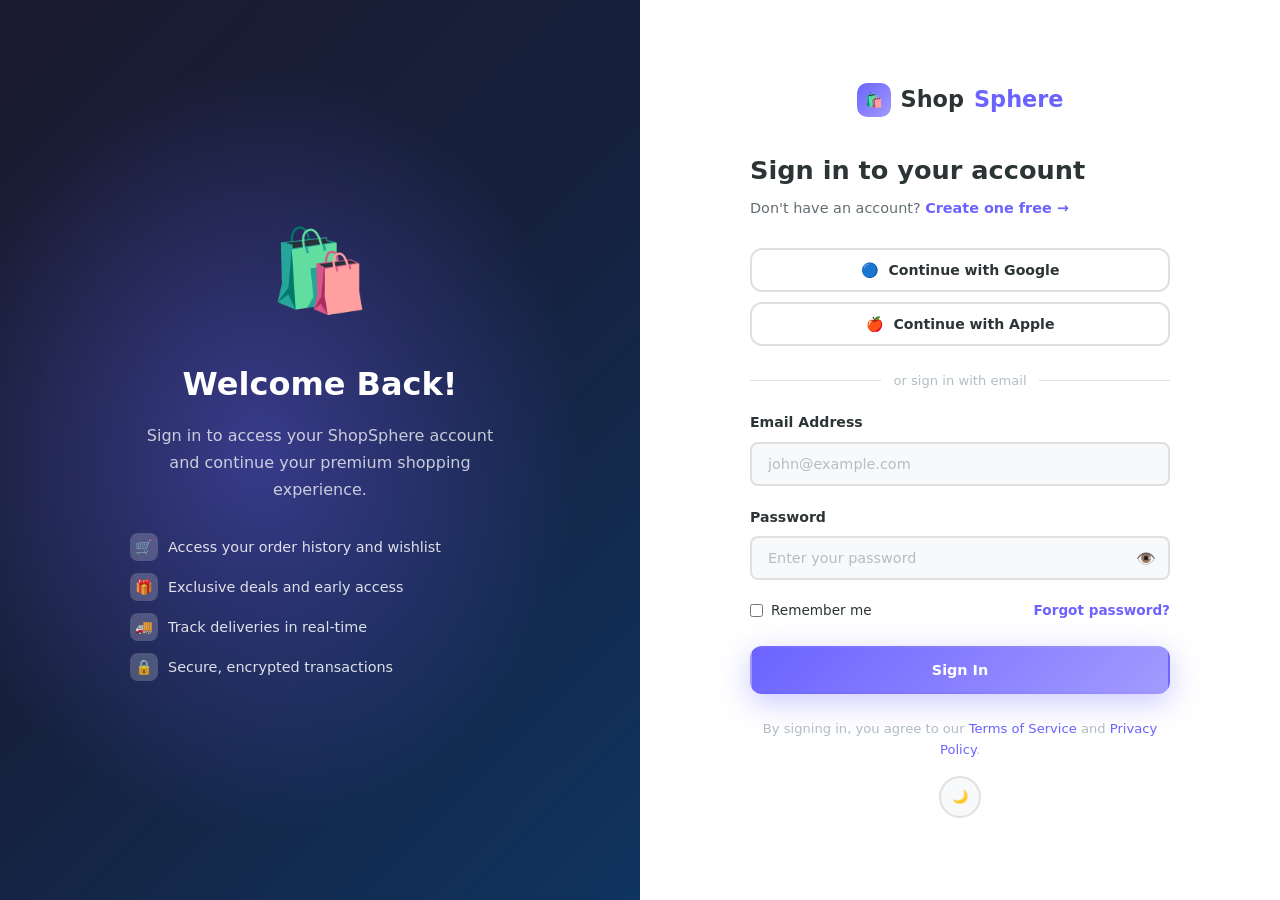
<file: ShopSphere/shopsphere/login.html>
<!DOCTYPE html>
<html lang="en">
<head>
  <meta charset="UTF-8">
  <meta name="viewport" content="width=device-width, initial-scale=1.0">
  <title>Sign In - ShopSphere</title>
  <link rel="stylesheet" href="css/style.css">
  <link rel="stylesheet" href="css/responsive.css">
  <style>
    body { overflow-x: hidden; }

    .auth-grid {
      display: grid;
      grid-template-columns: 1fr 1fr;
      min-height: 100vh;
    }

    .auth-visual {
      background: var(--gradient-hero);
      display: flex;
      flex-direction: column;
      align-items: center;
      justify-content: center;
      padding: 40px;
      position: relative;
      overflow: hidden;
    }

    .auth-visual::before {
      content: '';
      position: absolute;
      inset: 0;
      background: radial-gradient(ellipse at 40% 50%, rgba(108,99,255,0.4), transparent 60%);
    }

    .auth-visual-content {
      position: relative;
      z-index: 1;
      text-align: center;
      color: white;
      max-width: 380px;
    }

    .auth-visual-emoji {
      font-size: 5rem;
      margin-bottom: 24px;
      animation: float 4s ease-in-out infinite;
    }

    .auth-visual h2 {
      font-size: 2rem;
      font-weight: 800;
      margin-bottom: 12px;
    }

    .auth-visual p {
      color: rgba(255,255,255,0.75);
      line-height: 1.7;
      margin-bottom: 30px;
    }

    .auth-benefit {
      display: flex;
      align-items: center;
      gap: 10px;
      color: rgba(255,255,255,0.85);
      font-size: 0.9rem;
      margin-bottom: 12px;
      text-align: left;
    }

    .auth-benefit-icon {
      width: 28px;
      height: 28px;
      border-radius: 8px;
      background: rgba(255,255,255,0.2);
      display: flex;
      align-items: center;
      justify-content: center;
      flex-shrink: 0;
    }

    .auth-side {
      display: flex;
      flex-direction: column;
      align-items: center;
      justify-content: center;
      padding: 40px;
      background: var(--bg-primary);
    }

    .auth-card {
      width: 100%;
      max-width: 420px;
    }

    .auth-logo {
      display: flex;
      align-items: center;
      gap: 10px;
      font-size: 1.4rem;
      font-weight: 800;
      color: var(--text-primary);
      margin-bottom: 32px;
      justify-content: center;
    }

    .auth-logo .logo-icon {
      width: 34px;
      height: 34px;
      background: var(--gradient-primary);
      border-radius: 10px;
      display: flex;
      align-items: center;
      justify-content: center;
      color: white;
      font-size: 0.9rem;
    }

    .auth-title {
      font-size: 1.6rem;
      font-weight: 800;
      margin-bottom: 6px;
      color: var(--text-primary);
    }

    .auth-subtitle {
      color: var(--text-secondary);
      font-size: 0.9rem;
      margin-bottom: 28px;
    }

    .social-login {
      display: flex;
      flex-direction: column;
      gap: 10px;
      margin-bottom: 24px;
    }

    .social-btn {
      display: flex;
      align-items: center;
      justify-content: center;
      gap: 10px;
      padding: 12px;
      border: 2px solid var(--border-color);
      border-radius: var(--border-radius);
      font-weight: 600;
      font-size: 0.88rem;
      color: var(--text-primary);
      background: var(--bg-primary);
      cursor: pointer;
      transition: var(--transition);
    }

    .social-btn:hover {
      border-color: var(--primary);
      background: rgba(108,99,255,0.05);
    }

    .divider-text {
      display: flex;
      align-items: center;
      gap: 12px;
      margin: 20px 0;
      color: var(--text-muted);
      font-size: 0.82rem;
    }

    .divider-text::before,
    .divider-text::after {
      content: '';
      flex: 1;
      height: 1px;
      background: var(--border-color);
    }

    .password-wrapper {
      position: relative;
    }

    .password-toggle {
      position: absolute;
      right: 14px;
      top: 50%;
      transform: translateY(-50%);
      cursor: pointer;
      color: var(--text-muted);
      font-size: 1rem;
      background: none;
      border: none;
      transition: color 0.2s;
    }

    .password-toggle:hover { color: var(--primary); }

    @media (max-width: 768px) {
      .auth-grid { grid-template-columns: 1fr; }
      .auth-visual { display: none; }
      .auth-side { padding: 20px; min-height: 100vh; }
      .auth-card { max-width: 100%; }
    }
  </style>
</head>
<body>

<div class="toast-container" id="toast-container"></div>

<div class="auth-grid">
  <!-- Visual Side -->
  <div class="auth-visual" role="complementary" aria-label="Sign in benefits">
    <div class="auth-visual-content">
      <div class="auth-visual-emoji">🛍️</div>
      <h2>Welcome Back!</h2>
      <p>Sign in to access your ShopSphere account and continue your premium shopping experience.</p>
      <div class="auth-benefit">
        <div class="auth-benefit-icon">🛒</div>
        Access your order history and wishlist
      </div>
      <div class="auth-benefit">
        <div class="auth-benefit-icon">🎁</div>
        Exclusive deals and early access
      </div>
      <div class="auth-benefit">
        <div class="auth-benefit-icon">🚚</div>
        Track deliveries in real-time
      </div>
      <div class="auth-benefit">
        <div class="auth-benefit-icon">🔒</div>
        Secure, encrypted transactions
      </div>
    </div>
  </div>

  <!-- Form Side -->
  <div class="auth-side">
    <div class="auth-card">
      <a href="index.html" class="auth-logo">
        <div class="logo-icon">🛍️</div>
        Shop<span style="color:var(--primary)">Sphere</span>
      </a>

      <h1 class="auth-title">Sign in to your account</h1>
      <p class="auth-subtitle">Don't have an account? <a href="signup.html" style="color:var(--primary);font-weight:600">Create one free →</a></p>

      <div class="social-login">
        <button class="social-btn" onclick="showToast('Google Login','Social login coming soon!','info')">
          <span>🔵</span> Continue with Google
        </button>
        <button class="social-btn" onclick="showToast('Apple Login','Social login coming soon!','info')">
          <span>🍎</span> Continue with Apple
        </button>
      </div>

      <div class="divider-text">or sign in with email</div>

      <form id="login-form" novalidate>
        <div class="form-group">
          <label class="form-label" for="login-email">Email Address</label>
          <input type="email" id="login-email" class="form-control" placeholder="john@example.com" required>
        </div>
        <div class="form-group">
          <label class="form-label" for="login-password">Password</label>
          <div class="password-wrapper">
            <input type="password" id="login-password" class="form-control" placeholder="Enter your password" required style="padding-right:45px">
            <button type="button" class="password-toggle" onclick="togglePassword('login-password',this)" aria-label="Toggle password visibility">👁️</button>
          </div>
        </div>
        <div style="display:flex;align-items:center;justify-content:space-between;margin-bottom:24px">
          <label style="display:flex;align-items:center;gap:8px;font-size:0.85rem;cursor:pointer">
            <input type="checkbox" style="accent-color:var(--primary)"> Remember me
          </label>
          <a href="#" style="color:var(--primary);font-size:0.85rem;font-weight:600" onclick="showToast('Reset Password','A password reset link will be sent to your email.','info');return false;">Forgot password?</a>
        </div>
        <button type="submit" class="btn btn-primary" style="width:100%;padding:14px">Sign In</button>
      </form>

      <p style="text-align:center;font-size:0.82rem;color:var(--text-muted);margin-top:24px">
        By signing in, you agree to our <a href="#" style="color:var(--primary)">Terms of Service</a> and <a href="#" style="color:var(--primary)">Privacy Policy</a>.
      </p>

      <div style="text-align:center;margin-top:16px">
        <button class="theme-toggle" id="theme-toggle" aria-label="Toggle theme" style="display:inline-flex;align-items:center;gap:6px;font-size:0.82rem;padding:6px 14px;border-radius:50px">
          🌙 <span>Switch Theme</span>
        </button>
      </div>
    </div>
  </div>
</div>

<script src="js/products.js"></script>
<script src="js/cart.js"></script>
<script src="js/wishlist.js"></script>
<script src="js/app.js"></script>
<script>
  function togglePassword(id, btn) {
    var input = document.getElementById(id);
    if (input.type === 'password') {
      input.type = 'text';
      btn.textContent = '🙈';
    } else {
      input.type = 'password';
      btn.textContent = '👁️';
    }
  }

  document.getElementById('login-form').addEventListener('submit', function(e) {
    e.preventDefault();
    var email = document.getElementById('login-email').value.trim();
    var password = document.getElementById('login-password').value;
    if (!email || !password) {
      showToast('Incomplete', 'Please fill in all fields.', 'warning');
      return;
    }
    // Demo: accept any credentials
    showToast('Welcome Back! 👋', 'You have been signed in successfully.', 'success');
    setTimeout(function() { window.location.href = 'index.html'; }, 1200);
  });
</script>
</body>
</html>
</file>
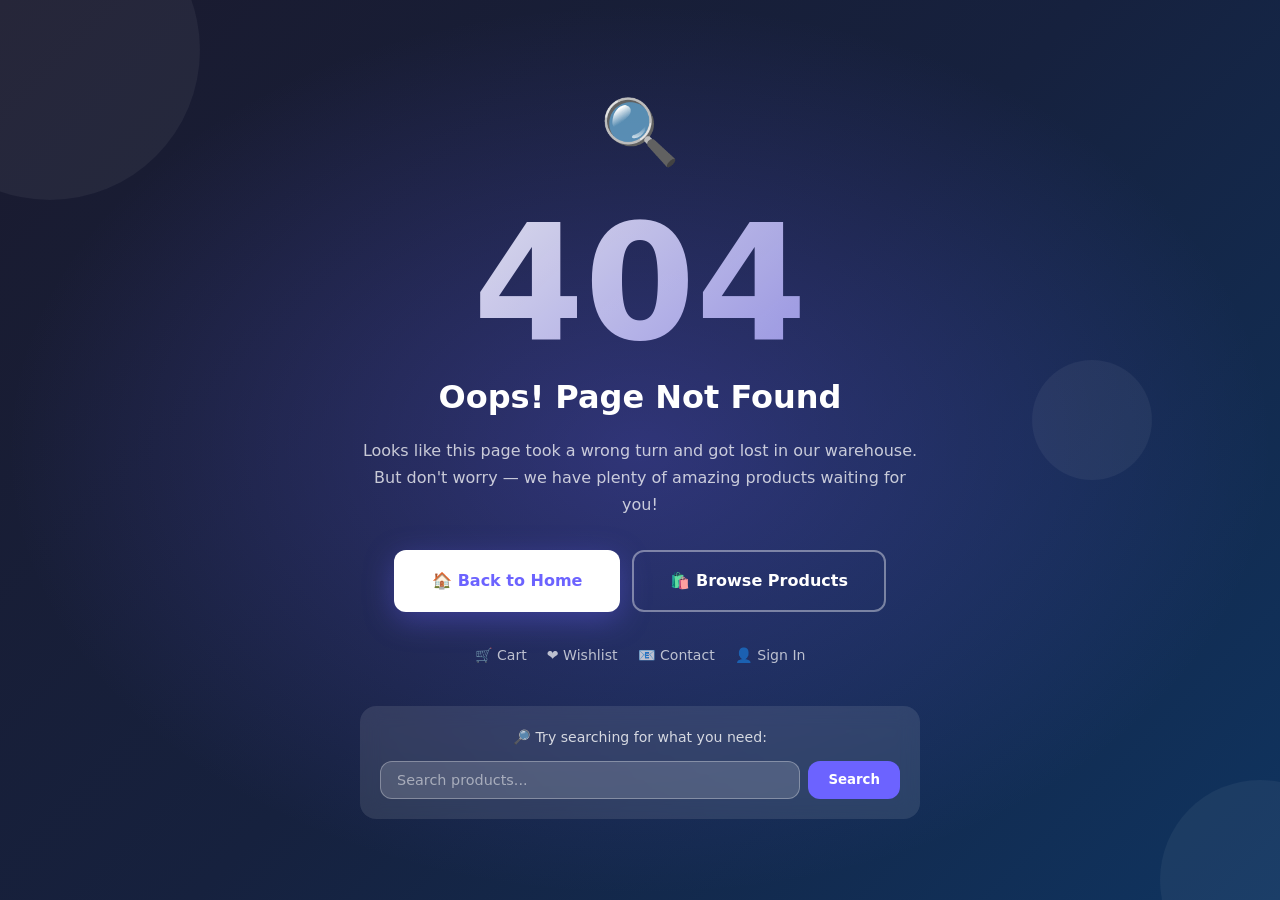
<file: ShopSphere/shopsphere/product-details.html>
<!DOCTYPE html>
<html lang="en">
<head>
  <meta charset="UTF-8">
  <meta name="viewport" content="width=device-width, initial-scale=1.0">
  <title>Product Details - ShopSphere</title>
  <link rel="stylesheet" href="css/style.css">
  <link rel="stylesheet" href="css/responsive.css">
  <style>
    .tabs-panel { display: none; }
    .tabs-panel.active { display: block; }

    .review-form {
      background: var(--bg-secondary);
      border-radius: var(--border-radius-lg);
      padding: 24px;
      margin-top: 24px;
    }
  </style>
</head>
<body>

<div class="toast-container" id="toast-container"></div>
<button class="scroll-top" id="scroll-top" aria-label="Scroll to top">↑</button>

<!-- Navbar -->
<nav class="navbar">
  <div class="nav-container">
    <a href="index.html" class="nav-logo"><div class="logo-icon">🛍️</div>Shop<span>Sphere</span></a>
    <div class="nav-search" role="search">
      <span class="search-icon">🔍</span>
      <input type="search" id="nav-search" placeholder="Search products..." aria-label="Search">
      <button class="search-btn" onclick="document.getElementById('nav-search').dispatchEvent(new KeyboardEvent('keydown',{key:'Enter'}))">Search</button>
    </div>
    <ul class="nav-links">
      <li><a href="index.html">Home</a></li>
      <li><a href="products.html">Products</a></li>
      <li><a href="about.html">About</a></li>
      <li><a href="contact.html">Contact</a></li>
    </ul>
    <div class="nav-actions">
      <button class="theme-toggle" id="theme-toggle" aria-label="Toggle theme">🌙</button>
      <a href="wishlist.html" class="nav-action-btn" aria-label="Wishlist">🤍<span class="nav-badge" id="wishlist-badge" style="display:none">0</span></a>
      <a href="cart.html" class="nav-action-btn" aria-label="Cart">🛒<span class="nav-badge" id="cart-badge" style="display:none">0</span></a>
      <a href="login.html" class="btn btn-primary btn-sm">Sign In</a>
      <button class="hamburger" id="hamburger" aria-label="Menu"><span></span><span></span><span></span></button>
    </div>
  </div>
</nav>

<div class="mobile-menu" id="mobile-menu">
  <ul class="nav-links">
    <li><a href="index.html">Home</a></li>
    <li><a href="products.html">Products</a></li>
    <li><a href="about.html">About</a></li>
    <li><a href="contact.html">Contact</a></li>
    <li><a href="login.html">Sign In</a></li>
  </ul>
</div>

<main style="padding-top: var(--nav-height)">
  <div class="container">
    <!-- Breadcrumb -->
    <nav class="breadcrumb" aria-label="Breadcrumb" style="justify-content:flex-start;padding:20px 0;color:var(--text-muted)">
      <a href="index.html" style="color:var(--primary)">Home</a>
      <span>›</span>
      <a href="products.html" style="color:var(--primary)">Products</a>
      <span>›</span>
      <span id="breadcrumb-name" style="color:var(--text-secondary)">Product</span>
    </nav>

    <!-- Product Details -->
    <div id="product-details-content"></div>

    <!-- Tabs: Description, Reviews, Shipping -->
    <div style="margin: 50px 0">
      <div class="tabs" style="margin-bottom:30px" role="tablist">
        <button class="tab-btn active" onclick="switchTab(this,'tab-desc')" role="tab" aria-selected="true">Description</button>
        <button class="tab-btn" onclick="switchTab(this,'tab-reviews')" role="tab" aria-selected="false">Reviews</button>
        <button class="tab-btn" onclick="switchTab(this,'tab-shipping')" role="tab" aria-selected="false">Shipping</button>
      </div>

      <div id="tab-desc" class="tabs-panel active">
        <div class="card" style="padding:28px">
          <p style="color:var(--text-secondary);line-height:1.9;margin-bottom:16px" id="tab-description-text">
            This premium product is crafted with the finest materials and undergoes rigorous quality control to ensure you receive the best experience possible.
          </p>
          <ul style="color:var(--text-secondary);line-height:2;padding-left:20px">
            <li>Premium quality materials</li>
            <li>Tested and certified for safety</li>
            <li>Eco-friendly packaging</li>
            <li>Backed by our quality guarantee</li>
          </ul>
        </div>
      </div>

      <div id="tab-reviews" class="tabs-panel">
        <div class="card" style="padding:28px">
          <div style="display:flex;align-items:center;gap:24px;margin-bottom:28px;flex-wrap:wrap">
            <div style="text-align:center">
              <div style="font-size:4rem;font-weight:800;color:var(--primary);line-height:1">4.8</div>
              <div style="font-size:1.2rem;color:var(--warning)">★★★★★</div>
              <div style="font-size:0.8rem;color:var(--text-muted);margin-top:4px">Based on reviews</div>
            </div>
            <div style="flex:1;min-width:200px">
              <div style="display:flex;align-items:center;gap:10px;margin-bottom:8px">
                <span style="font-size:0.82rem;width:20px;text-align:right">5★</span>
                <div class="progress-bar" style="flex:1"><div class="progress-fill" style="width:72%"></div></div>
                <span style="font-size:0.82rem;color:var(--text-muted);width:30px">72%</span>
              </div>
              <div style="display:flex;align-items:center;gap:10px;margin-bottom:8px">
                <span style="font-size:0.82rem;width:20px;text-align:right">4★</span>
                <div class="progress-bar" style="flex:1"><div class="progress-fill" style="width:20%"></div></div>
                <span style="font-size:0.82rem;color:var(--text-muted);width:30px">20%</span>
              </div>
              <div style="display:flex;align-items:center;gap:10px;margin-bottom:8px">
                <span style="font-size:0.82rem;width:20px;text-align:right">3★</span>
                <div class="progress-bar" style="flex:1"><div class="progress-fill" style="width:5%"></div></div>
                <span style="font-size:0.82rem;color:var(--text-muted);width:30px">5%</span>
              </div>
              <div style="display:flex;align-items:center;gap:10px;margin-bottom:8px">
                <span style="font-size:0.82rem;width:20px;text-align:right">2★</span>
                <div class="progress-bar" style="flex:1"><div class="progress-fill" style="width:2%"></div></div>
                <span style="font-size:0.82rem;color:var(--text-muted);width:30px">2%</span>
              </div>
              <div style="display:flex;align-items:center;gap:10px">
                <span style="font-size:0.82rem;width:20px;text-align:right">1★</span>
                <div class="progress-bar" style="flex:1"><div class="progress-fill" style="width:1%"></div></div>
                <span style="font-size:0.82rem;color:var(--text-muted);width:30px">1%</span>
              </div>
            </div>
          </div>

          <div id="reviews-container"></div>

          <!-- Write a review -->
          <div class="review-form">
            <h4 style="font-weight:700;margin-bottom:16px">Write a Review</h4>
            <div style="margin-bottom:14px">
              <label class="form-label">Your Rating</label>
              <div class="rating-input" id="review-rating">
                <span class="rating-star" onclick="setRating(1)">★</span>
                <span class="rating-star" onclick="setRating(2)">★</span>
                <span class="rating-star" onclick="setRating(3)">★</span>
                <span class="rating-star" onclick="setRating(4)">★</span>
                <span class="rating-star" onclick="setRating(5)">★</span>
              </div>
            </div>
            <div class="form-group">
              <label class="form-label">Your Review</label>
              <textarea class="form-control" id="review-text" rows="4" placeholder="Share your experience with this product..."></textarea>
            </div>
            <button class="btn btn-primary" onclick="submitReview()">Submit Review</button>
          </div>
        </div>
      </div>

      <div id="tab-shipping" class="tabs-panel">
        <div class="card" style="padding:28px">
          <div style="display:grid;grid-template-columns:repeat(auto-fit,minmax(200px,1fr));gap:24px">
            <div style="text-align:center;padding:20px">
              <div style="font-size:2.5rem;margin-bottom:12px">🚚</div>
              <h4 style="font-weight:700;margin-bottom:8px">Standard Shipping</h4>
              <p style="color:var(--text-secondary);font-size:0.9rem">5-7 business days<br>Free on orders over $50</p>
            </div>
            <div style="text-align:center;padding:20px">
              <div style="font-size:2.5rem;margin-bottom:12px">⚡</div>
              <h4 style="font-weight:700;margin-bottom:8px">Express Shipping</h4>
              <p style="color:var(--text-secondary);font-size:0.9rem">2-3 business days<br>From $9.99</p>
            </div>
            <div style="text-align:center;padding:20px">
              <div style="font-size:2.5rem;margin-bottom:12px">↩️</div>
              <h4 style="font-weight:700;margin-bottom:8px">Easy Returns</h4>
              <p style="color:var(--text-secondary);font-size:0.9rem">30-day return policy<br>No questions asked</p>
            </div>
          </div>
        </div>
      </div>
    </div>

    <!-- Related Products -->
    <section aria-label="Related products">
      <div class="section-header" style="text-align:left;margin-bottom:28px">
        <span class="section-tag">More Like This</span>
        <h2 class="section-title">Related Products</h2>
      </div>
      <div class="related-grid" id="related-products"></div>
    </section>
  </div>
</main>

<!-- Footer -->
<footer class="footer" style="margin-top:60px">
  <div class="container">
    <div class="footer-grid">
      <div class="footer-brand">
        <a href="index.html" class="nav-logo" style="font-size:1.3rem"><div class="logo-icon">🛍️</div>Shop<span>Sphere</span></a>
        <p>Your premium destination for quality products.</p>
        <div class="social-links">
          <a href="#" class="social-link" aria-label="Facebook">📘</a>
          <a href="#" class="social-link" aria-label="Twitter">🐦</a>
          <a href="#" class="social-link" aria-label="Instagram">📷</a>
        </div>
      </div>
      <nav class="footer-col">
        <h4>Shop</h4>
        <ul class="footer-links">
          <li><a href="products.html">All Products</a></li>
          <li><a href="products.html?category=Electronics">Electronics</a></li>
          <li><a href="products.html?sort=popular">Best Sellers</a></li>
        </ul>
      </nav>
      <nav class="footer-col">
        <h4>Account</h4>
        <ul class="footer-links">
          <li><a href="login.html">Sign In</a></li>
          <li><a href="cart.html">My Cart</a></li>
          <li><a href="wishlist.html">Wishlist</a></li>
        </ul>
      </nav>
      <nav class="footer-col">
        <h4>Help</h4>
        <ul class="footer-links">
          <li><a href="about.html">About Us</a></li>
          <li><a href="contact.html">Contact</a></li>
          <li><a href="#">Returns</a></li>
        </ul>
      </nav>
    </div>
    <div class="footer-bottom">
      <p>© 2026 ShopSphere. All rights reserved.</p>
      <div class="payment-methods">
        <span class="payment-icon">VISA</span>
        <span class="payment-icon">MC</span>
        <span class="payment-icon">PayPal</span>
      </div>
    </div>
  </div>
</footer>

<script src="js/products.js"></script>
<script src="js/cart.js"></script>
<script src="js/wishlist.js"></script>
<script src="js/app.js"></script>
<script>
  function switchTab(btn, panelId) {
    document.querySelectorAll('.tab-btn').forEach(function(b) { b.classList.remove('active'); b.setAttribute('aria-selected','false'); });
    document.querySelectorAll('.tabs-panel').forEach(function(p) { p.classList.remove('active'); });
    btn.classList.add('active');
    btn.setAttribute('aria-selected','true');
    document.getElementById(panelId).classList.add('active');
  }

  var selectedRating = 0;
  function setRating(r) {
    selectedRating = r;
    document.querySelectorAll('.rating-star').forEach(function(s, i) {
      s.classList.toggle('active', i < r);
    });
  }

  function submitReview() {
    var text = document.getElementById('review-text').value.trim();
    if (!text || !selectedRating) {
      showToast('Incomplete', 'Please add a rating and review text.', 'warning');
      return;
    }
    showToast('Review Submitted! 🌟', 'Thank you for your feedback.', 'success');
    document.getElementById('review-text').value = '';
    selectedRating = 0;
    document.querySelectorAll('.rating-star').forEach(function(s) { s.classList.remove('active'); });
  }

  // Update breadcrumb after product loads
  var urlParams = new URLSearchParams(window.location.search);
  var pid = urlParams.get('id');
  if (pid) {
    document.addEventListener('DOMContentLoaded', function() {
      setTimeout(function() {
        var p = getProductById ? getProductById(Number(pid)) : null;
        if (p) {
          var breadEl = document.getElementById('breadcrumb-name');
          if (breadEl) breadEl.textContent = p.name;
        }
      }, 100);
    });
  }
</script>
</body>
</html>
</file>
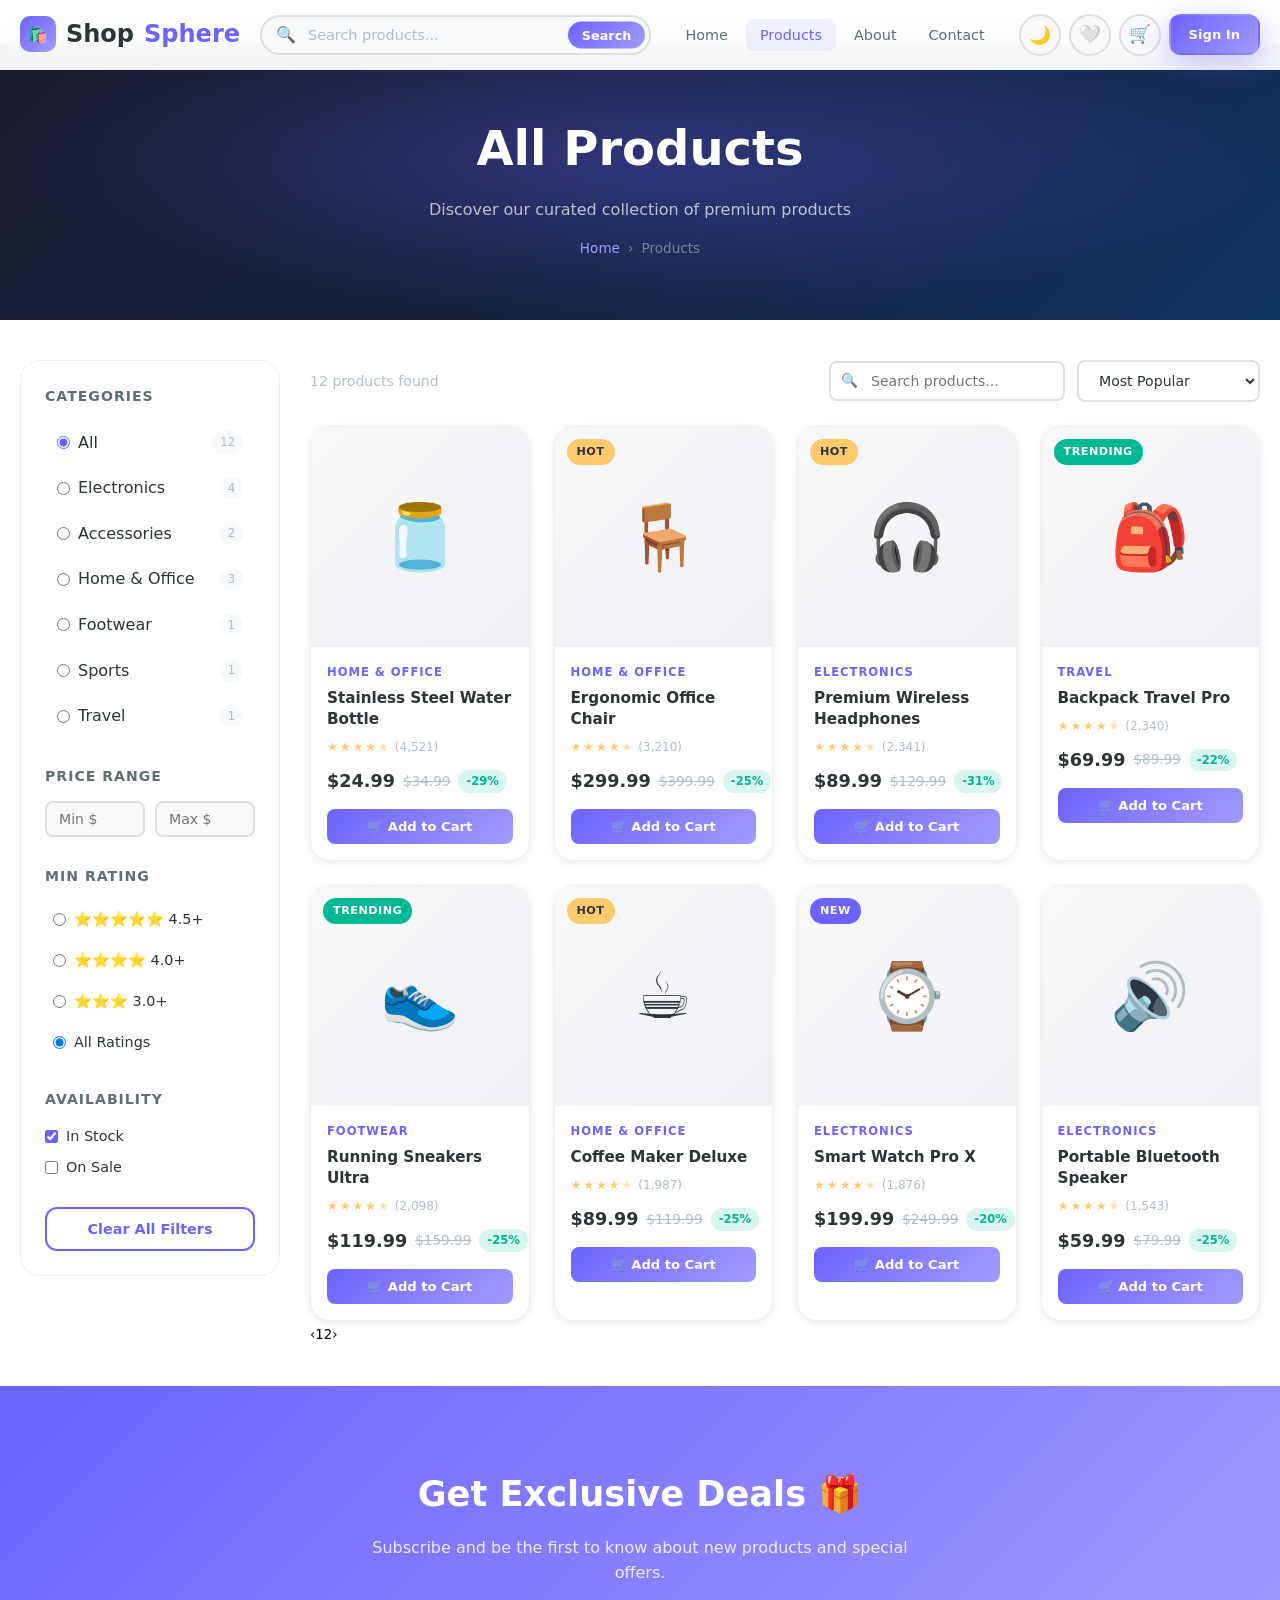
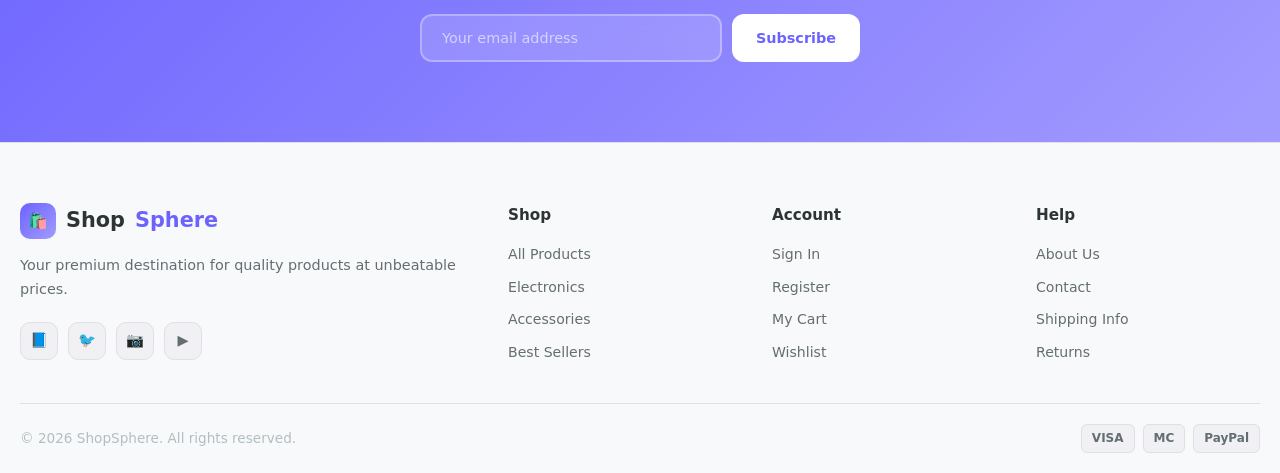
<file: ShopSphere/shopsphere/products.html>
<!DOCTYPE html>
<html lang="en">
<head>
  <meta charset="UTF-8">
  <meta name="viewport" content="width=device-width, initial-scale=1.0">
  <title>Products - ShopSphere</title>
  <link rel="stylesheet" href="css/style.css">
  <link rel="stylesheet" href="css/responsive.css">
  <style>
    .sidebar {
      background: var(--bg-card);
      border-radius: var(--border-radius-lg);
      padding: 24px;
      border: 1px solid var(--border-light);
      height: fit-content;
      position: sticky;
      top: 90px;
    }

    .sidebar-section { margin-bottom: 28px; }
    .sidebar-section:last-child { margin-bottom: 0; }

    .sidebar-title {
      font-size: 0.88rem;
      font-weight: 700;
      text-transform: uppercase;
      letter-spacing: 1px;
      color: var(--text-secondary);
      margin-bottom: 14px;
    }

    .filter-item {
      cursor: pointer;
      transition: background 0.2s;
      border-radius: var(--border-radius-sm);
    }

    .filter-item:hover { background: var(--bg-secondary); }

    .price-inputs {
      display: grid;
      grid-template-columns: 1fr 1fr;
      gap: 10px;
    }

    .price-inputs input {
      background: var(--bg-secondary);
      border: 2px solid var(--border-color);
      border-radius: var(--border-radius-sm);
      padding: 8px 12px;
      color: var(--text-primary);
      font-size: 0.88rem;
      width: 100%;
      transition: var(--transition);
    }

    .price-inputs input:focus {
      border-color: var(--primary);
    }

    .rating-filter {
      display: flex;
      flex-direction: column;
      gap: 6px;
    }

    .rating-filter label {
      display: flex;
      align-items: center;
      gap: 8px;
      padding: 6px 8px;
      border-radius: 8px;
      cursor: pointer;
      transition: background 0.2s;
      font-size: 0.9rem;
    }

    .rating-filter label:hover { background: var(--bg-secondary); }

    .filter-bar {
      display: flex;
      align-items: center;
      justify-content: space-between;
      gap: 16px;
      margin-bottom: 24px;
      flex-wrap: wrap;
    }

    .filter-controls {
      display: flex;
      align-items: center;
      gap: 12px;
      flex-wrap: wrap;
    }

    .sort-select {
      padding: 10px 16px;
      background: var(--bg-card);
      border: 2px solid var(--border-color);
      border-radius: var(--border-radius-sm);
      color: var(--text-primary);
      font-size: 0.88rem;
      cursor: pointer;
      transition: var(--transition);
    }

    .sort-select:focus { border-color: var(--primary); outline: none; }

    .search-bar-product {
      position: relative;
      flex: 1;
      max-width: 320px;
    }

    .search-bar-product input {
      width: 100%;
      padding: 10px 16px 10px 40px;
      background: var(--bg-card);
      border: 2px solid var(--border-color);
      border-radius: var(--border-radius-sm);
      color: var(--text-primary);
      font-size: 0.88rem;
      transition: var(--transition);
    }

    .search-bar-product input:focus {
      border-color: var(--primary);
      outline: none;
    }

    .search-bar-product::before {
      content: '🔍';
      position: absolute;
      left: 12px;
      top: 50%;
      transform: translateY(-50%);
      font-size: 0.85rem;
      pointer-events: none;
    }

    #filter-toggle {
      display: none;
    }

    @media (max-width: 900px) {
      #filter-toggle { display: flex; }
    }
  </style>
</head>
<body>

<div class="toast-container" id="toast-container"></div>
<button class="scroll-top" id="scroll-top" aria-label="Scroll to top">↑</button>

<div class="modal-overlay" id="quick-view-modal">
  <div class="modal">
    <div class="modal-header">
      <h3>Quick View</h3>
      <button class="modal-close" onclick="closeModal('quick-view-modal')">✕</button>
    </div>
    <div class="modal-body"></div>
  </div>
</div>

<!-- Navbar -->
<nav class="navbar">
  <div class="nav-container">
    <a href="index.html" class="nav-logo">
      <div class="logo-icon">🛍️</div>Shop<span>Sphere</span>
    </a>
    <div class="nav-search" role="search">
      <span class="search-icon">🔍</span>
      <input type="search" id="nav-search" placeholder="Search products..." aria-label="Search">
      <button class="search-btn" onclick="document.getElementById('nav-search').dispatchEvent(new KeyboardEvent('keydown',{key:'Enter'}))">Search</button>
    </div>
    <ul class="nav-links">
      <li><a href="index.html">Home</a></li>
      <li><a href="products.html" class="active">Products</a></li>
      <li><a href="about.html">About</a></li>
      <li><a href="contact.html">Contact</a></li>
    </ul>
    <div class="nav-actions">
      <button class="theme-toggle" id="theme-toggle" aria-label="Toggle theme">🌙</button>
      <a href="wishlist.html" class="nav-action-btn" aria-label="Wishlist">🤍<span class="nav-badge" id="wishlist-badge" style="display:none">0</span></a>
      <a href="cart.html" class="nav-action-btn" aria-label="Cart">🛒<span class="nav-badge" id="cart-badge" style="display:none">0</span></a>
      <a href="login.html" class="btn btn-primary btn-sm">Sign In</a>
      <button class="hamburger" id="hamburger" aria-label="Menu"><span></span><span></span><span></span></button>
    </div>
  </div>
</nav>

<div class="mobile-menu" id="mobile-menu">
  <div class="mobile-search">
    <input type="search" placeholder="Search products..." onkeydown="if(event.key==='Enter'){window.location.href='products.html?search='+encodeURIComponent(this.value)}">
  </div>
  <ul class="nav-links">
    <li><a href="index.html">Home</a></li>
    <li><a href="products.html">Products</a></li>
    <li><a href="about.html">About</a></li>
    <li><a href="contact.html">Contact</a></li>
    <li><a href="login.html">Sign In</a></li>
  </ul>
</div>

<!-- Page Header -->
<header class="page-header">
  <div class="container page-header-content">
    <h1>All Products</h1>
    <p>Discover our curated collection of premium products</p>
    <nav class="breadcrumb" aria-label="Breadcrumb">
      <a href="index.html">Home</a>
      <span aria-hidden="true">›</span>
      <span aria-current="page">Products</span>
    </nav>
  </div>
</header>

<!-- Main Content -->
<main>
  <div class="container">
    <div class="products-page-layout">

      <!-- Sidebar -->
      <aside class="sidebar" aria-label="Product filters">
        <div class="sidebar-section">
          <div class="sidebar-title">Categories</div>
          <div id="sidebar-categories"></div>
        </div>

        <div class="sidebar-section">
          <div class="sidebar-title">Price Range</div>
          <div class="price-inputs">
            <input type="number" id="price-min" placeholder="Min $" min="0">
            <input type="number" id="price-max" placeholder="Max $" min="0">
          </div>
        </div>

        <div class="sidebar-section">
          <div class="sidebar-title">Min Rating</div>
          <div class="rating-filter">
            <label><input type="radio" name="rating" value="4.5"> ⭐⭐⭐⭐⭐ 4.5+</label>
            <label><input type="radio" name="rating" value="4"> ⭐⭐⭐⭐ 4.0+</label>
            <label><input type="radio" name="rating" value="3"> ⭐⭐⭐ 3.0+</label>
            <label><input type="radio" name="rating" value="" checked> All Ratings</label>
          </div>
        </div>

        <div class="sidebar-section">
          <div class="sidebar-title">Availability</div>
          <div style="display:flex;flex-direction:column;gap:8px">
            <label style="display:flex;align-items:center;gap:8px;font-size:0.9rem;cursor:pointer"><input type="checkbox" style="accent-color:var(--primary)" checked> In Stock</label>
            <label style="display:flex;align-items:center;gap:8px;font-size:0.9rem;cursor:pointer"><input type="checkbox" style="accent-color:var(--primary)"> On Sale</label>
          </div>
        </div>

        <button class="btn btn-secondary" style="width:100%" onclick="location.href='products.html'">Clear All Filters</button>
      </aside>

      <!-- Products Main -->
      <div>
        <div class="filter-bar">
          <div style="display:flex;align-items:center;gap:12px;flex-wrap:wrap">
            <button id="filter-toggle" class="btn btn-secondary btn-sm">⚙️ Filters</button>
            <span id="products-count" style="color:var(--text-muted);font-size:0.88rem">Loading...</span>
          </div>
          <div class="filter-controls">
            <div class="search-bar-product">
              <input type="text" id="product-search" placeholder="Search products...">
            </div>
            <select class="sort-select" id="sort-select" aria-label="Sort products">
              <option value="popular">Most Popular</option>
              <option value="price-asc">Price: Low to High</option>
              <option value="price-desc">Price: High to Low</option>
              <option value="rating">Best Rated</option>
              <option value="name">Name A–Z</option>
            </select>
          </div>
        </div>

        <div class="products-grid" id="products-grid"></div>

        <nav class="pagination" id="pagination" aria-label="Products pagination"></nav>
      </div>
    </div>
  </div>
</main>

<!-- Newsletter -->
<section class="newsletter">
  <div class="container">
    <div class="newsletter-content">
      <h2>Get Exclusive Deals 🎁</h2>
      <p>Subscribe and be the first to know about new products and special offers.</p>
      <form class="newsletter-form" id="newsletter-form">
        <input type="email" placeholder="Your email address" required aria-label="Email">
        <button type="submit">Subscribe</button>
      </form>
    </div>
  </div>
</section>

<!-- Footer -->
<footer class="footer">
  <div class="container">
    <div class="footer-grid">
      <div class="footer-brand">
        <a href="index.html" class="nav-logo" style="font-size:1.3rem"><div class="logo-icon">🛍️</div>Shop<span>Sphere</span></a>
        <p>Your premium destination for quality products at unbeatable prices.</p>
        <div class="social-links">
          <a href="#" class="social-link" aria-label="Facebook">📘</a>
          <a href="#" class="social-link" aria-label="Twitter">🐦</a>
          <a href="#" class="social-link" aria-label="Instagram">📷</a>
          <a href="#" class="social-link" aria-label="YouTube">▶️</a>
        </div>
      </div>
      <nav class="footer-col">
        <h4>Shop</h4>
        <ul class="footer-links">
          <li><a href="products.html">All Products</a></li>
          <li><a href="products.html?category=Electronics">Electronics</a></li>
          <li><a href="products.html?category=Accessories">Accessories</a></li>
          <li><a href="products.html?sort=popular">Best Sellers</a></li>
        </ul>
      </nav>
      <nav class="footer-col">
        <h4>Account</h4>
        <ul class="footer-links">
          <li><a href="login.html">Sign In</a></li>
          <li><a href="signup.html">Register</a></li>
          <li><a href="cart.html">My Cart</a></li>
          <li><a href="wishlist.html">Wishlist</a></li>
        </ul>
      </nav>
      <nav class="footer-col">
        <h4>Help</h4>
        <ul class="footer-links">
          <li><a href="about.html">About Us</a></li>
          <li><a href="contact.html">Contact</a></li>
          <li><a href="#">Shipping Info</a></li>
          <li><a href="#">Returns</a></li>
        </ul>
      </nav>
    </div>
    <div class="footer-bottom">
      <p>© 2026 ShopSphere. All rights reserved.</p>
      <div class="payment-methods">
        <span class="payment-icon">VISA</span>
        <span class="payment-icon">MC</span>
        <span class="payment-icon">PayPal</span>
      </div>
    </div>
  </div>
</footer>

<script src="js/products.js"></script>
<script src="js/cart.js"></script>
<script src="js/wishlist.js"></script>
<script src="js/app.js"></script>
</body>
</html>
</file>
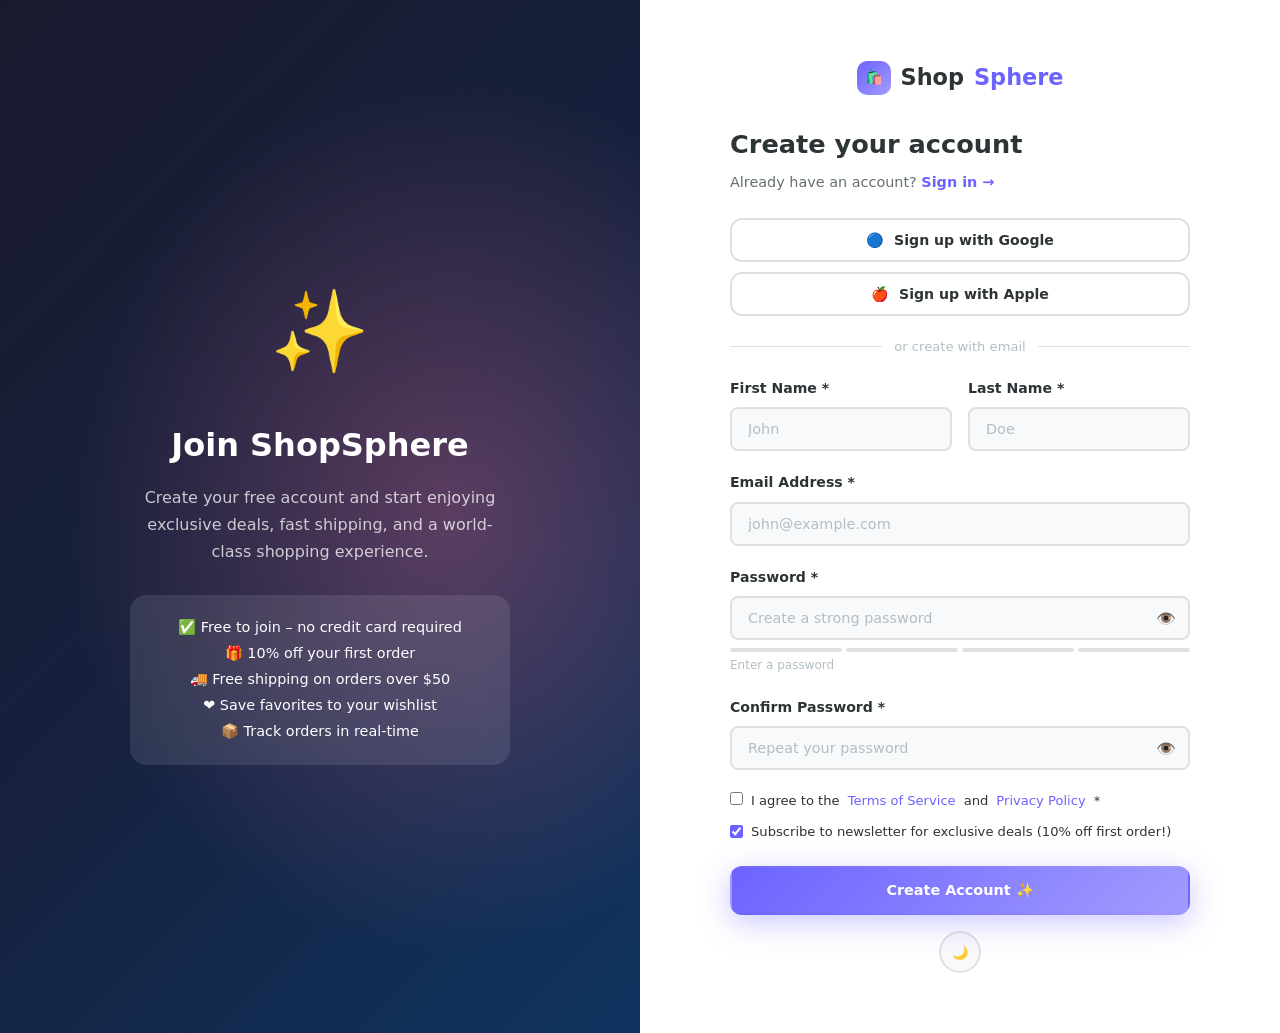
<file: ShopSphere/shopsphere/signup.html>
<!DOCTYPE html>
<html lang="en">
<head>
  <meta charset="UTF-8">
  <meta name="viewport" content="width=device-width, initial-scale=1.0">
  <title>Create Account - ShopSphere</title>
  <link rel="stylesheet" href="css/style.css">
  <link rel="stylesheet" href="css/responsive.css">
  <style>
    body { overflow-x: hidden; }

    .auth-grid {
      display: grid;
      grid-template-columns: 1fr 1fr;
      min-height: 100vh;
    }

    .auth-visual {
      background: var(--gradient-hero);
      display: flex;
      flex-direction: column;
      align-items: center;
      justify-content: center;
      padding: 40px;
      position: relative;
      overflow: hidden;
    }

    .auth-visual::before {
      content: '';
      position: absolute;
      inset: 0;
      background: radial-gradient(ellipse at 70% 50%, rgba(253,121,168,0.3), transparent 60%);
    }

    .auth-visual-content {
      position: relative;
      z-index: 1;
      text-align: center;
      color: white;
      max-width: 380px;
    }

    .auth-visual-emoji {
      font-size: 5rem;
      margin-bottom: 24px;
      animation: float 4s ease-in-out infinite;
    }

    .auth-side {
      display: flex;
      flex-direction: column;
      align-items: center;
      justify-content: center;
      padding: 40px;
      background: var(--bg-primary);
      overflow-y: auto;
    }

    .auth-card {
      width: 100%;
      max-width: 460px;
      padding: 20px 0;
    }

    .auth-logo {
      display: flex;
      align-items: center;
      gap: 10px;
      font-size: 1.4rem;
      font-weight: 800;
      color: var(--text-primary);
      margin-bottom: 28px;
      justify-content: center;
    }

    .auth-logo .logo-icon {
      width: 34px;
      height: 34px;
      background: var(--gradient-primary);
      border-radius: 10px;
      display: flex;
      align-items: center;
      justify-content: center;
      color: white;
      font-size: 0.9rem;
    }

    .password-wrapper {
      position: relative;
    }

    .password-toggle {
      position: absolute;
      right: 14px;
      top: 50%;
      transform: translateY(-50%);
      cursor: pointer;
      color: var(--text-muted);
      background: none;
      border: none;
      font-size: 1rem;
    }

    .strength-bar {
      display: flex;
      gap: 4px;
      margin-top: 8px;
    }

    .strength-segment {
      flex: 1;
      height: 4px;
      border-radius: 2px;
      background: var(--border-color);
      transition: background 0.3s;
    }

    .strength-text {
      font-size: 0.75rem;
      margin-top: 4px;
      color: var(--text-muted);
    }

    .social-btn {
      display: flex;
      align-items: center;
      justify-content: center;
      gap: 10px;
      padding: 12px;
      border: 2px solid var(--border-color);
      border-radius: var(--border-radius);
      font-weight: 600;
      font-size: 0.88rem;
      color: var(--text-primary);
      background: var(--bg-primary);
      cursor: pointer;
      transition: var(--transition);
      width: 100%;
      margin-bottom: 10px;
    }

    .social-btn:hover {
      border-color: var(--primary);
      background: rgba(108,99,255,0.05);
    }

    .divider-text {
      display: flex;
      align-items: center;
      gap: 12px;
      margin: 20px 0;
      color: var(--text-muted);
      font-size: 0.82rem;
    }

    .divider-text::before,
    .divider-text::after {
      content: '';
      flex: 1;
      height: 1px;
      background: var(--border-color);
    }

    @media (max-width: 768px) {
      .auth-grid { grid-template-columns: 1fr; }
      .auth-visual { display: none; }
      .auth-side { padding: 20px; min-height: 100vh; }
    }
  </style>
</head>
<body>

<div class="toast-container" id="toast-container"></div>

<div class="auth-grid">
  <!-- Visual Side -->
  <div class="auth-visual" role="complementary">
    <div class="auth-visual-content">
      <div class="auth-visual-emoji">✨</div>
      <h2 style="font-size:2rem;font-weight:800;margin-bottom:12px">Join ShopSphere</h2>
      <p style="color:rgba(255,255,255,0.75);line-height:1.7;margin-bottom:30px">
        Create your free account and start enjoying exclusive deals, fast shipping, and a world-class shopping experience.
      </p>
      <div style="background:rgba(255,255,255,0.1);border-radius:16px;padding:20px;backdrop-filter:blur(10px)">
        <div style="color:white;font-size:0.9rem;line-height:1.8">
          ✅ Free to join – no credit card required<br>
          🎁 10% off your first order<br>
          🚚 Free shipping on orders over $50<br>
          ❤️ Save favorites to your wishlist<br>
          📦 Track orders in real-time
        </div>
      </div>
    </div>
  </div>

  <!-- Form Side -->
  <div class="auth-side">
    <div class="auth-card">
      <a href="index.html" class="auth-logo">
        <div class="logo-icon">🛍️</div>
        Shop<span style="color:var(--primary)">Sphere</span>
      </a>

      <h1 style="font-size:1.6rem;font-weight:800;margin-bottom:6px">Create your account</h1>
      <p style="color:var(--text-secondary);font-size:0.9rem;margin-bottom:24px">
        Already have an account? <a href="login.html" style="color:var(--primary);font-weight:600">Sign in →</a>
      </p>

      <button class="social-btn" onclick="showToast('Google Sign Up','Social signup coming soon!','info')">
        <span>🔵</span> Sign up with Google
      </button>
      <button class="social-btn" onclick="showToast('Apple Sign Up','Social signup coming soon!','info')">
        <span>🍎</span> Sign up with Apple
      </button>

      <div class="divider-text">or create with email</div>

      <form id="signup-form" novalidate>
        <div class="form-row">
          <div class="form-group">
            <label class="form-label" for="signup-first">First Name *</label>
            <input type="text" id="signup-first" class="form-control" placeholder="John" required>
          </div>
          <div class="form-group">
            <label class="form-label" for="signup-last">Last Name *</label>
            <input type="text" id="signup-last" class="form-control" placeholder="Doe" required>
          </div>
        </div>
        <div class="form-group">
          <label class="form-label" for="signup-email">Email Address *</label>
          <input type="email" id="signup-email" class="form-control" placeholder="john@example.com" required>
        </div>
        <div class="form-group">
          <label class="form-label" for="signup-password">Password *</label>
          <div class="password-wrapper">
            <input type="password" id="signup-password" class="form-control" placeholder="Create a strong password" required style="padding-right:45px" oninput="checkStrength(this.value)">
            <button type="button" class="password-toggle" onclick="togglePassword('signup-password',this)" aria-label="Toggle password">👁️</button>
          </div>
          <div class="strength-bar" id="strength-bar">
            <div class="strength-segment" id="seg1"></div>
            <div class="strength-segment" id="seg2"></div>
            <div class="strength-segment" id="seg3"></div>
            <div class="strength-segment" id="seg4"></div>
          </div>
          <div class="strength-text" id="strength-text">Enter a password</div>
        </div>
        <div class="form-group">
          <label class="form-label" for="signup-confirm">Confirm Password *</label>
          <div class="password-wrapper">
            <input type="password" id="signup-confirm" class="form-control" placeholder="Repeat your password" required style="padding-right:45px">
            <button type="button" class="password-toggle" onclick="togglePassword('signup-confirm',this)" aria-label="Toggle password">👁️</button>
          </div>
        </div>
        <div style="display:flex;flex-direction:column;gap:10px;margin-bottom:24px">
          <label style="display:flex;align-items:flex-start;gap:8px;font-size:0.82rem;cursor:pointer">
            <input type="checkbox" id="terms-check" style="accent-color:var(--primary);margin-top:2px">
            I agree to the <a href="#" style="color:var(--primary)">Terms of Service</a> and <a href="#" style="color:var(--primary)">Privacy Policy</a> *
          </label>
          <label style="display:flex;align-items:center;gap:8px;font-size:0.82rem;cursor:pointer">
            <input type="checkbox" id="newsletter-check" checked style="accent-color:var(--primary)">
            Subscribe to newsletter for exclusive deals (10% off first order!)
          </label>
        </div>
        <button type="submit" class="btn btn-primary" style="width:100%;padding:14px">Create Account ✨</button>
      </form>

      <div style="text-align:center;margin-top:16px">
        <button class="theme-toggle" id="theme-toggle" aria-label="Toggle theme" style="display:inline-flex;align-items:center;gap:6px;font-size:0.82rem;padding:6px 14px;border-radius:50px">
          🌙 <span>Switch Theme</span>
        </button>
      </div>
    </div>
  </div>
</div>

<script src="js/products.js"></script>
<script src="js/cart.js"></script>
<script src="js/wishlist.js"></script>
<script src="js/app.js"></script>
<script>
  function togglePassword(id, btn) {
    var input = document.getElementById(id);
    input.type = input.type === 'password' ? 'text' : 'password';
    btn.textContent = input.type === 'password' ? '👁️' : '🙈';
  }

  function checkStrength(val) {
    var strength = 0;
    if (val.length >= 8) strength++;
    if (/[A-Z]/.test(val)) strength++;
    if (/[0-9]/.test(val)) strength++;
    if (/[^A-Za-z0-9]/.test(val)) strength++;

    var colors = ['', 'var(--danger)', 'var(--warning)', 'var(--info)', 'var(--success)'];
    var labels = ['', 'Weak', 'Fair', 'Good', 'Strong'];

    for (var i = 1; i <= 4; i++) {
      var seg = document.getElementById('seg' + i);
      seg.style.background = i <= strength ? colors[strength] : 'var(--border-color)';
    }

    var txt = document.getElementById('strength-text');
    txt.textContent = val.length === 0 ? 'Enter a password' : 'Strength: ' + labels[strength];
    txt.style.color = strength > 0 ? colors[strength] : 'var(--text-muted)';
  }

  document.getElementById('signup-form').addEventListener('submit', function(e) {
    e.preventDefault();
    var first = document.getElementById('signup-first').value.trim();
    var email = document.getElementById('signup-email').value.trim();
    var pass = document.getElementById('signup-password').value;
    var confirm = document.getElementById('signup-confirm').value;
    var terms = document.getElementById('terms-check').checked;

    if (!first || !email || !pass) { showToast('Incomplete', 'Please fill in all required fields.', 'warning'); return; }
    if (!email.includes('@')) { showToast('Invalid Email', 'Please enter a valid email.', 'error'); return; }
    if (pass.length < 6) { showToast('Weak Password', 'Password must be at least 6 characters.', 'warning'); return; }
    if (pass !== confirm) { showToast('Mismatch', 'Passwords do not match.', 'error'); return; }
    if (!terms) { showToast('Terms Required', 'Please accept the terms to continue.', 'warning'); return; }

    showToast('Account Created! 🎉', 'Welcome to ShopSphere, ' + first + '!', 'success');
    setTimeout(function() { window.location.href = 'index.html'; }, 1500);
  });
</script>
</body>
</html>
</file>
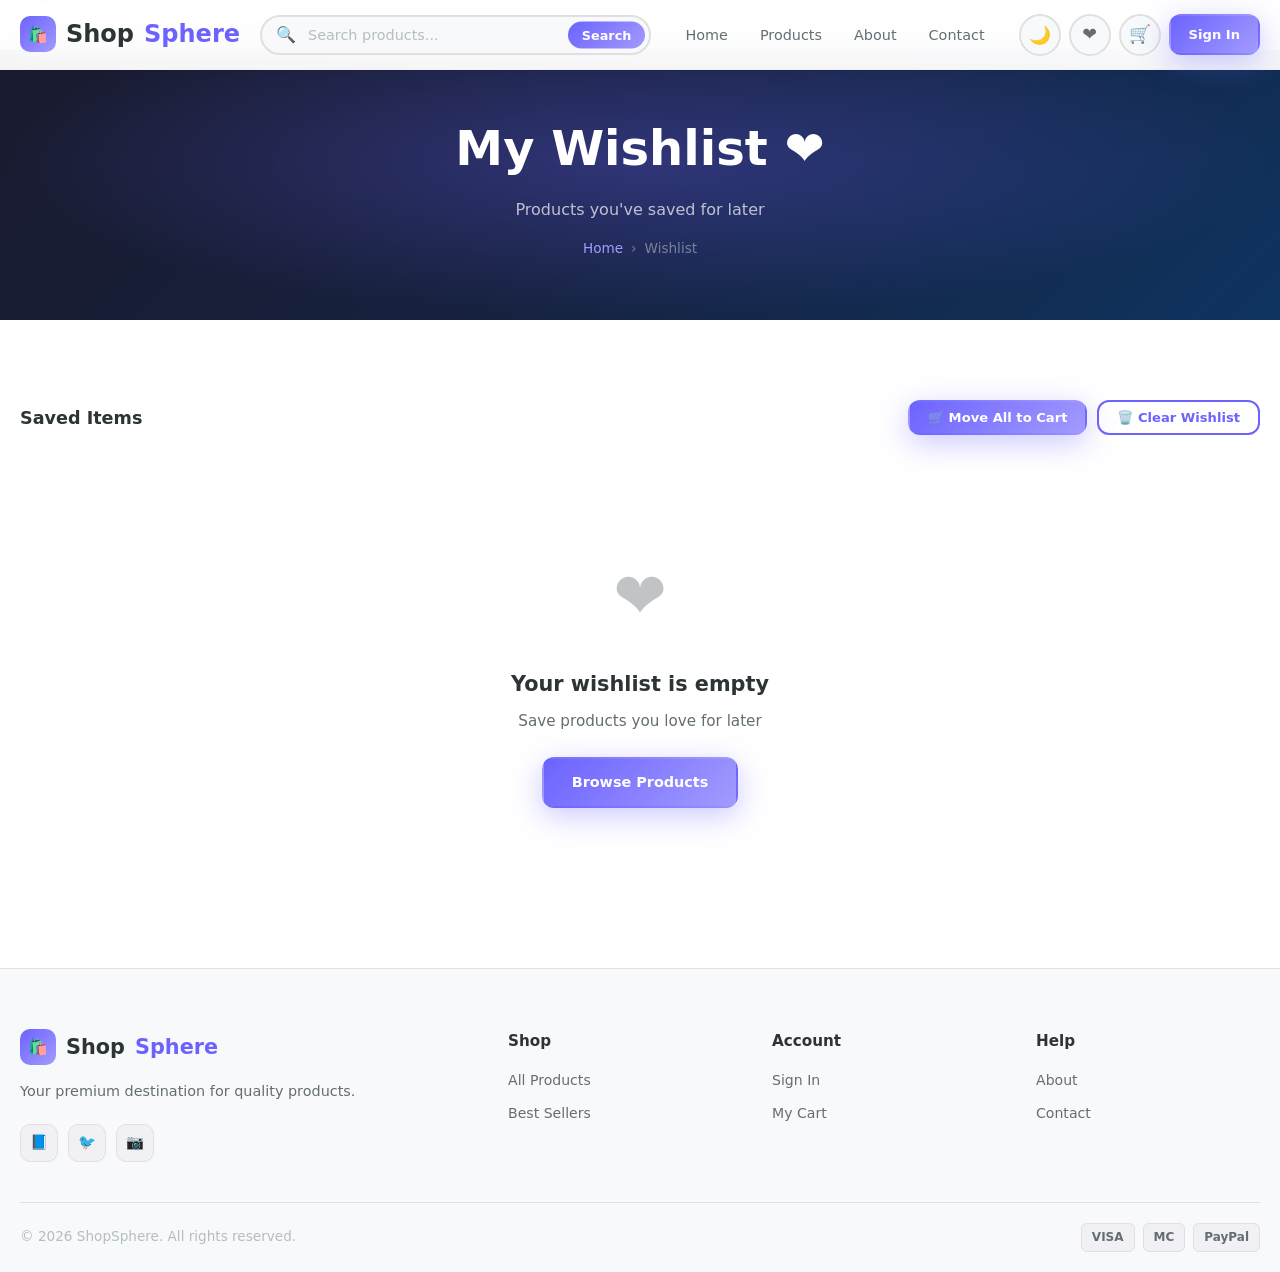
<file: ShopSphere/shopsphere/wishlist.html>
<!DOCTYPE html>
<html lang="en">
<head>
  <meta charset="UTF-8">
  <meta name="viewport" content="width=device-width, initial-scale=1.0">
  <title>Wishlist - ShopSphere</title>
  <link rel="stylesheet" href="css/style.css">
  <link rel="stylesheet" href="css/responsive.css">
</head>
<body>

<div class="toast-container" id="toast-container"></div>
<button class="scroll-top" id="scroll-top" aria-label="Scroll to top">↑</button>

<div class="modal-overlay" id="quick-view-modal">
  <div class="modal">
    <div class="modal-header"><h3>Quick View</h3><button class="modal-close" onclick="closeModal('quick-view-modal')">✕</button></div>
    <div class="modal-body"></div>
  </div>
</div>

<!-- Navbar -->
<nav class="navbar">
  <div class="nav-container">
    <a href="index.html" class="nav-logo"><div class="logo-icon">🛍️</div>Shop<span>Sphere</span></a>
    <div class="nav-search" role="search">
      <span class="search-icon">🔍</span>
      <input type="search" id="nav-search" placeholder="Search products..." aria-label="Search">
      <button class="search-btn" onclick="document.getElementById('nav-search').dispatchEvent(new KeyboardEvent('keydown',{key:'Enter'}))">Search</button>
    </div>
    <ul class="nav-links">
      <li><a href="index.html">Home</a></li>
      <li><a href="products.html">Products</a></li>
      <li><a href="about.html">About</a></li>
      <li><a href="contact.html">Contact</a></li>
    </ul>
    <div class="nav-actions">
      <button class="theme-toggle" id="theme-toggle" aria-label="Toggle theme">🌙</button>
      <a href="wishlist.html" class="nav-action-btn" aria-label="Wishlist">❤️<span class="nav-badge" id="wishlist-badge" style="display:none">0</span></a>
      <a href="cart.html" class="nav-action-btn" aria-label="Cart">🛒<span class="nav-badge" id="cart-badge" style="display:none">0</span></a>
      <a href="login.html" class="btn btn-primary btn-sm">Sign In</a>
      <button class="hamburger" id="hamburger" aria-label="Menu"><span></span><span></span><span></span></button>
    </div>
  </div>
</nav>

<div class="mobile-menu" id="mobile-menu">
  <ul class="nav-links">
    <li><a href="index.html">Home</a></li>
    <li><a href="products.html">Products</a></li>
    <li><a href="about.html">About</a></li>
    <li><a href="contact.html">Contact</a></li>
    <li><a href="login.html">Sign In</a></li>
  </ul>
</div>

<!-- Page Header -->
<header class="page-header">
  <div class="container page-header-content">
    <h1>My Wishlist ❤️</h1>
    <p>Products you've saved for later</p>
    <nav class="breadcrumb" aria-label="Breadcrumb">
      <a href="index.html">Home</a>
      <span>›</span>
      <span aria-current="page">Wishlist</span>
    </nav>
  </div>
</header>

<main>
  <section class="section-padding">
    <div class="container">
      <div style="display:flex;align-items:center;justify-content:space-between;margin-bottom:30px;flex-wrap:wrap;gap:12px">
        <h2 style="font-size:1.1rem;font-weight:700">Saved Items</h2>
        <div style="display:flex;gap:10px;flex-wrap:wrap">
          <button onclick="moveAllToCart()" class="btn btn-primary btn-sm">🛒 Move All to Cart</button>
          <button onclick="clearWishlist()" class="btn btn-secondary btn-sm">🗑️ Clear Wishlist</button>
        </div>
      </div>
      <div class="products-grid" id="wishlist-grid"></div>
    </div>
  </section>
</main>

<!-- Footer -->
<footer class="footer">
  <div class="container">
    <div class="footer-grid">
      <div class="footer-brand">
        <a href="index.html" class="nav-logo" style="font-size:1.3rem"><div class="logo-icon">🛍️</div>Shop<span>Sphere</span></a>
        <p>Your premium destination for quality products.</p>
        <div class="social-links">
          <a href="#" class="social-link" aria-label="Facebook">📘</a>
          <a href="#" class="social-link" aria-label="Twitter">🐦</a>
          <a href="#" class="social-link" aria-label="Instagram">📷</a>
        </div>
      </div>
      <nav class="footer-col"><h4>Shop</h4><ul class="footer-links"><li><a href="products.html">All Products</a></li><li><a href="products.html?sort=popular">Best Sellers</a></li></ul></nav>
      <nav class="footer-col"><h4>Account</h4><ul class="footer-links"><li><a href="login.html">Sign In</a></li><li><a href="cart.html">My Cart</a></li></ul></nav>
      <nav class="footer-col"><h4>Help</h4><ul class="footer-links"><li><a href="about.html">About</a></li><li><a href="contact.html">Contact</a></li></ul></nav>
    </div>
    <div class="footer-bottom">
      <p>© 2026 ShopSphere. All rights reserved.</p>
      <div class="payment-methods"><span class="payment-icon">VISA</span><span class="payment-icon">MC</span><span class="payment-icon">PayPal</span></div>
    </div>
  </div>
</footer>

<script src="js/products.js"></script>
<script src="js/cart.js"></script>
<script src="js/wishlist.js"></script>
<script src="js/app.js"></script>
<script>
  function moveAllToCart() {
    var products = WishlistManager.getProducts();
    if (products.length === 0) { showToast('Empty', 'Your wishlist is empty.', 'warning'); return; }
    products.forEach(function(p) { CartManager.addItem(p.id); });
    WishlistManager.save([]);
    showToast('Moved to Cart! 🛒', products.length + ' item(s) added to cart.', 'success');
    initWishlistPage();
  }

  function clearWishlist() {
    if (!confirm('Clear your entire wishlist?')) return;
    WishlistManager.save([]);
    showToast('Cleared', 'Wishlist has been cleared.', 'info');
    initWishlistPage();
  }
</script>
</body>
</html>
</file>
<file: ShopSphere/shopsphere/css/style.css>
/* ============================================
   ShopSphere - Main Stylesheet
   ============================================ */

/* ---------- CSS Variables / Theme ---------- */
:root {
  /* Colors */
  --primary: #6c63ff;
  --primary-dark: #574fd6;
  --primary-light: #a29bfe;
  --secondary: #fd79a8;
  --accent: #00cec9;
  --success: #00b894;
  --warning: #fdcb6e;
  --danger: #e17055;
  --info: #74b9ff;

  /* Light Theme */
  --bg-primary: #ffffff;
  --bg-secondary: #f8f9fa;
  --bg-tertiary: #f0f0f5;
  --bg-card: #ffffff;
  --bg-nav: rgba(255, 255, 255, 0.95);
  --bg-glass: rgba(255, 255, 255, 0.25);

  --text-primary: #2d3436;
  --text-secondary: #636e72;
  --text-muted: #b2bec3;
  --text-inverse: #ffffff;

  --border-color: #e0e0e0;
  --border-light: #f0f0f0;
  --shadow-sm: 0 2px 8px rgba(0,0,0,0.08);
  --shadow-md: 0 4px 20px rgba(0,0,0,0.12);
  --shadow-lg: 0 8px 40px rgba(0,0,0,0.15);
  --shadow-primary: 0 8px 30px rgba(108,99,255,0.35);

  /* Gradients */
  --gradient-primary: linear-gradient(135deg, #6c63ff 0%, #a29bfe 100%);
  --gradient-hero: linear-gradient(135deg, #1a1a2e 0%, #16213e 50%, #0f3460 100%);
  --gradient-card: linear-gradient(145deg, #ffffff 0%, #f8f9fa 100%);
  --gradient-glass: linear-gradient(135deg, rgba(255,255,255,0.4) 0%, rgba(255,255,255,0.1) 100%);

  /* Typography */
  --font-primary: 'Segoe UI', system-ui, -apple-system, sans-serif;
  --font-heading: 'Segoe UI', system-ui, -apple-system, sans-serif;

  /* Spacing */
  --nav-height: 70px;
  --container-max: 1280px;
  --border-radius: 12px;
  --border-radius-sm: 8px;
  --border-radius-lg: 20px;
  --border-radius-xl: 30px;

  /* Transitions */
  --transition: all 0.3s ease;
  --transition-fast: all 0.15s ease;
  --transition-slow: all 0.5s ease;
}

/* Dark Theme */
[data-theme="dark"] {
  --bg-primary: #0f0f1a;
  --bg-secondary: #1a1a2e;
  --bg-tertiary: #16213e;
  --bg-card: #1e1e30;
  --bg-nav: rgba(15, 15, 26, 0.95);
  --bg-glass: rgba(255, 255, 255, 0.05);

  --text-primary: #f0f0f5;
  --text-secondary: #a0a0b0;
  --text-muted: #606070;
  --text-inverse: #0f0f1a;

  --border-color: #2a2a40;
  --border-light: #1e1e30;
  --shadow-sm: 0 2px 8px rgba(0,0,0,0.3);
  --shadow-md: 0 4px 20px rgba(0,0,0,0.4);
  --shadow-lg: 0 8px 40px rgba(0,0,0,0.5);

  --gradient-card: linear-gradient(145deg, #1e1e30 0%, #16213e 100%);
  --gradient-glass: linear-gradient(135deg, rgba(255,255,255,0.1) 0%, rgba(255,255,255,0.03) 100%);
}

/* ---------- Reset & Base ---------- */
*, *::before, *::after {
  box-sizing: border-box;
  margin: 0;
  padding: 0;
}

html {
  scroll-behavior: smooth;
  font-size: 16px;
}

body {
  font-family: var(--font-primary);
  background: var(--bg-primary);
  color: var(--text-primary);
  line-height: 1.6;
  transition: background 0.3s ease, color 0.3s ease;
  overflow-x: hidden;
}

img {
  max-width: 100%;
  height: auto;
  display: block;
}

a {
  text-decoration: none;
  color: inherit;
  transition: var(--transition-fast);
}

ul, ol { list-style: none; }

button {
  cursor: pointer;
  border: none;
  background: none;
  font-family: inherit;
  transition: var(--transition);
}

input, textarea, select {
  font-family: inherit;
  outline: none;
  border: none;
}

/* ---------- Utility Classes ---------- */
.container {
  max-width: var(--container-max);
  margin: 0 auto;
  padding: 0 20px;
}

.section-padding { padding: 80px 0; }

.flex { display: flex; }
.flex-center { display: flex; align-items: center; justify-content: center; }
.flex-between { display: flex; align-items: center; justify-content: space-between; }
.grid { display: grid; }
.hidden { display: none !important; }
.text-center { text-align: center; }
.text-gradient {
  background: var(--gradient-primary);
  -webkit-background-clip: text;
  -webkit-text-fill-color: transparent;
  background-clip: text;
}

/* ---------- Section Header ---------- */
.section-header {
  text-align: center;
  margin-bottom: 50px;
}

.section-tag {
  display: inline-block;
  background: var(--gradient-primary);
  color: white;
  padding: 6px 16px;
  border-radius: 20px;
  font-size: 0.75rem;
  font-weight: 600;
  letter-spacing: 1.5px;
  text-transform: uppercase;
  margin-bottom: 12px;
}

.section-title {
  font-size: clamp(1.8rem, 3vw, 2.5rem);
  font-weight: 700;
  color: var(--text-primary);
  margin-bottom: 12px;
  line-height: 1.2;
}

.section-subtitle {
  color: var(--text-secondary);
  font-size: 1rem;
  max-width: 550px;
  margin: 0 auto;
}

/* ---------- Buttons ---------- */
.btn {
  display: inline-flex;
  align-items: center;
  justify-content: center;
  gap: 8px;
  padding: 12px 28px;
  border-radius: var(--border-radius);
  font-size: 0.9rem;
  font-weight: 600;
  transition: var(--transition);
  cursor: pointer;
  border: 2px solid transparent;
  white-space: nowrap;
  position: relative;
  overflow: hidden;
}

.btn::after {
  content: '';
  position: absolute;
  inset: 0;
  background: rgba(255,255,255,0.1);
  opacity: 0;
  transition: opacity 0.2s;
}

.btn:hover::after { opacity: 1; }

.btn-primary {
  background: var(--gradient-primary);
  color: white;
  box-shadow: var(--shadow-primary);
}

.btn-primary:hover {
  transform: translateY(-2px);
  box-shadow: 0 12px 35px rgba(108,99,255,0.45);
}

.btn-secondary {
  background: transparent;
  color: var(--primary);
  border-color: var(--primary);
}

.btn-secondary:hover {
  background: var(--primary);
  color: white;
  transform: translateY(-2px);
}

.btn-dark {
  background: var(--text-primary);
  color: var(--bg-primary);
}

.btn-dark:hover {
  transform: translateY(-2px);
  box-shadow: var(--shadow-md);
}

.btn-danger {
  background: var(--danger);
  color: white;
}

.btn-sm {
  padding: 8px 18px;
  font-size: 0.82rem;
}

.btn-lg {
  padding: 16px 36px;
  font-size: 1rem;
}

.btn-icon {
  padding: 10px;
  border-radius: 50%;
  width: 42px;
  height: 42px;
}

/* ---------- Navbar ---------- */
.navbar {
  position: fixed;
  top: 0;
  left: 0;
  right: 0;
  height: var(--nav-height);
  background: var(--bg-nav);
  backdrop-filter: blur(20px);
  -webkit-backdrop-filter: blur(20px);
  border-bottom: 1px solid var(--border-light);
  z-index: 1000;
  transition: var(--transition);
}

.navbar.scrolled {
  box-shadow: var(--shadow-md);
}

.nav-container {
  max-width: var(--container-max);
  margin: 0 auto;
  padding: 0 20px;
  height: 100%;
  display: flex;
  align-items: center;
  justify-content: space-between;
  gap: 20px;
}

.nav-logo {
  display: flex;
  align-items: center;
  gap: 10px;
  font-size: 1.5rem;
  font-weight: 800;
  color: var(--text-primary);
  flex-shrink: 0;
}

.nav-logo .logo-icon {
  width: 36px;
  height: 36px;
  background: var(--gradient-primary);
  border-radius: 10px;
  display: flex;
  align-items: center;
  justify-content: center;
  color: white;
  font-size: 1rem;
}

.nav-logo span { color: var(--primary); }

.nav-search {
  flex: 1;
  max-width: 480px;
  position: relative;
}

.nav-search input {
  width: 100%;
  padding: 10px 20px 10px 46px;
  background: var(--bg-secondary);
  border: 2px solid var(--border-color);
  border-radius: 50px;
  color: var(--text-primary);
  font-size: 0.9rem;
  transition: var(--transition);
}

.nav-search input:focus {
  border-color: var(--primary);
  background: var(--bg-primary);
  box-shadow: 0 0 0 4px rgba(108,99,255,0.1);
}

.nav-search input::placeholder { color: var(--text-muted); }

.nav-search .search-icon {
  position: absolute;
  left: 16px;
  top: 50%;
  transform: translateY(-50%);
  color: var(--text-muted);
  pointer-events: none;
}

.nav-search .search-btn {
  position: absolute;
  right: 6px;
  top: 50%;
  transform: translateY(-50%);
  background: var(--gradient-primary);
  color: white;
  border: none;
  border-radius: 50px;
  padding: 6px 14px;
  font-size: 0.8rem;
  font-weight: 600;
  cursor: pointer;
  transition: var(--transition);
}

.nav-links {
  display: flex;
  align-items: center;
  gap: 4px;
}

.nav-links a {
  padding: 8px 14px;
  border-radius: var(--border-radius-sm);
  color: var(--text-secondary);
  font-size: 0.9rem;
  font-weight: 500;
  transition: var(--transition-fast);
}

.nav-links a:hover,
.nav-links a.active {
  color: var(--primary);
  background: rgba(108,99,255,0.08);
}

.nav-actions {
  display: flex;
  align-items: center;
  gap: 8px;
  flex-shrink: 0;
}

.nav-action-btn {
  position: relative;
  width: 42px;
  height: 42px;
  border-radius: 50%;
  background: var(--bg-secondary);
  color: var(--text-secondary);
  display: flex;
  align-items: center;
  justify-content: center;
  font-size: 1.1rem;
  transition: var(--transition);
  border: 2px solid var(--border-color);
}

.nav-action-btn:hover {
  background: var(--primary);
  color: white;
  border-color: var(--primary);
  transform: translateY(-2px);
}

.nav-badge {
  position: absolute;
  top: -4px;
  right: -4px;
  background: var(--danger);
  color: white;
  font-size: 0.6rem;
  font-weight: 700;
  min-width: 18px;
  height: 18px;
  border-radius: 50%;
  display: flex;
  align-items: center;
  justify-content: center;
  border: 2px solid var(--bg-primary);
}

.theme-toggle {
  width: 42px;
  height: 42px;
  border-radius: 50%;
  background: var(--bg-secondary);
  color: var(--text-secondary);
  display: flex;
  align-items: center;
  justify-content: center;
  font-size: 1.1rem;
  border: 2px solid var(--border-color);
  transition: var(--transition);
  cursor: pointer;
}

.theme-toggle:hover {
  background: var(--warning);
  color: white;
  border-color: var(--warning);
  transform: rotate(20deg);
}

.hamburger {
  display: none;
  flex-direction: column;
  gap: 5px;
  cursor: pointer;
  padding: 8px;
}

.hamburger span {
  display: block;
  width: 24px;
  height: 2px;
  background: var(--text-primary);
  border-radius: 2px;
  transition: var(--transition);
}

.hamburger.active span:nth-child(1) { transform: rotate(45deg) translate(5px, 5px); }
.hamburger.active span:nth-child(2) { opacity: 0; }
.hamburger.active span:nth-child(3) { transform: rotate(-45deg) translate(5px, -5px); }

/* Mobile Menu */
.mobile-menu {
  position: fixed;
  top: var(--nav-height);
  left: 0;
  right: 0;
  background: var(--bg-primary);
  padding: 20px;
  border-bottom: 1px solid var(--border-color);
  box-shadow: var(--shadow-md);
  z-index: 999;
  transform: translateY(-110%);
  transition: transform 0.35s cubic-bezier(0.4, 0, 0.2, 1);
}

.mobile-menu.open { transform: translateY(0); }

.mobile-menu .nav-links {
  flex-direction: column;
  align-items: flex-start;
  gap: 4px;
  margin-bottom: 16px;
}

.mobile-menu .nav-links a {
  width: 100%;
  padding: 12px 16px;
}

.mobile-search {
  margin-bottom: 16px;
}

.mobile-search input {
  width: 100%;
  padding: 12px 16px;
  background: var(--bg-secondary);
  border: 2px solid var(--border-color);
  border-radius: var(--border-radius);
  color: var(--text-primary);
  font-size: 0.9rem;
}

/* ---------- Hero Section ---------- */
.hero {
  min-height: 100vh;
  background: var(--gradient-hero);
  display: flex;
  align-items: center;
  padding: calc(var(--nav-height) + 40px) 0 80px;
  position: relative;
  overflow: hidden;
}

.hero::before {
  content: '';
  position: absolute;
  inset: 0;
  background: radial-gradient(ellipse at 30% 50%, rgba(108,99,255,0.3) 0%, transparent 60%),
              radial-gradient(ellipse at 80% 20%, rgba(253,121,168,0.2) 0%, transparent 50%);
}

.hero-container {
  position: relative;
  z-index: 1;
  display: grid;
  grid-template-columns: 1fr 1fr;
  gap: 60px;
  align-items: center;
  max-width: var(--container-max);
  margin: 0 auto;
  padding: 0 20px;
}

.hero-badge {
  display: inline-flex;
  align-items: center;
  gap: 8px;
  background: rgba(108,99,255,0.2);
  border: 1px solid rgba(108,99,255,0.4);
  color: var(--primary-light);
  padding: 8px 16px;
  border-radius: 50px;
  font-size: 0.8rem;
  font-weight: 600;
  margin-bottom: 20px;
  backdrop-filter: blur(10px);
}

.hero-badge .dot {
  width: 8px;
  height: 8px;
  background: var(--primary-light);
  border-radius: 50%;
  animation: pulse 2s infinite;
}

.hero-title {
  font-size: clamp(2.2rem, 5vw, 3.8rem);
  font-weight: 800;
  color: white;
  line-height: 1.15;
  margin-bottom: 20px;
}

.hero-title .highlight {
  background: linear-gradient(135deg, #a29bfe, #fd79a8);
  -webkit-background-clip: text;
  -webkit-text-fill-color: transparent;
  background-clip: text;
}

.hero-subtitle {
  color: rgba(255,255,255,0.7);
  font-size: 1.1rem;
  margin-bottom: 32px;
  max-width: 480px;
}

.hero-actions {
  display: flex;
  gap: 16px;
  flex-wrap: wrap;
  margin-bottom: 48px;
}

.hero-stats {
  display: flex;
  gap: 32px;
  flex-wrap: wrap;
}

.hero-stat {
  text-align: center;
}

.hero-stat-value {
  font-size: 1.8rem;
  font-weight: 800;
  color: white;
  line-height: 1;
}

.hero-stat-label {
  font-size: 0.8rem;
  color: rgba(255,255,255,0.6);
  text-transform: uppercase;
  letter-spacing: 1px;
}

.hero-visual {
  position: relative;
  display: flex;
  align-items: center;
  justify-content: center;
}

.hero-card-floating {
  background: rgba(255,255,255,0.1);
  backdrop-filter: blur(20px);
  -webkit-backdrop-filter: blur(20px);
  border: 1px solid rgba(255,255,255,0.2);
  border-radius: var(--border-radius-lg);
  padding: 30px;
  color: white;
  width: 100%;
  max-width: 400px;
  box-shadow: 0 20px 60px rgba(0,0,0,0.3);
  animation: float 6s ease-in-out infinite;
}

.hero-product-img {
  width: 100%;
  height: 220px;
  background: linear-gradient(135deg, rgba(108,99,255,0.3), rgba(253,121,168,0.3));
  border-radius: var(--border-radius);
  margin-bottom: 20px;
  display: flex;
  align-items: center;
  justify-content: center;
  font-size: 5rem;
  position: relative;
  overflow: hidden;
}

.hero-product-info h3 { font-size: 1.1rem; margin-bottom: 6px; }
.hero-product-info .price {
  font-size: 1.5rem;
  font-weight: 700;
  color: var(--primary-light);
}

.hero-floating-badge {
  position: absolute;
  background: var(--success);
  color: white;
  padding: 6px 14px;
  border-radius: 50px;
  font-size: 0.75rem;
  font-weight: 700;
  animation: float 4s ease-in-out infinite 1s;
}

/* ---------- Categories Section ---------- */
.categories { background: var(--bg-secondary); }

.categories-grid {
  display: grid;
  grid-template-columns: repeat(auto-fit, minmax(150px, 1fr));
  gap: 20px;
}

.category-card {
  background: var(--bg-card);
  border-radius: var(--border-radius-lg);
  padding: 30px 20px;
  text-align: center;
  cursor: pointer;
  transition: var(--transition);
  border: 2px solid var(--border-light);
  text-decoration: none;
  color: var(--text-primary);
  position: relative;
  overflow: hidden;
}

.category-card::before {
  content: '';
  position: absolute;
  inset: 0;
  background: var(--gradient-primary);
  opacity: 0;
  transition: opacity 0.3s;
}

.category-card:hover {
  transform: translateY(-8px);
  box-shadow: var(--shadow-lg);
  border-color: var(--primary);
}

.category-card:hover::before { opacity: 0.05; }

.category-card:hover .category-icon { transform: scale(1.2); }

.category-icon {
  font-size: 2.5rem;
  margin-bottom: 12px;
  display: block;
  transition: transform 0.3s;
}

.category-name {
  font-weight: 600;
  font-size: 0.9rem;
  margin-bottom: 4px;
  position: relative;
}

.category-count {
  font-size: 0.75rem;
  color: var(--text-muted);
  position: relative;
}

/* ---------- Product Cards ---------- */
.products-grid {
  display: grid;
  grid-template-columns: repeat(auto-fill, minmax(260px, 1fr));
  gap: 24px;
}

.product-card {
  background: var(--bg-card);
  border-radius: var(--border-radius-lg);
  overflow: hidden;
  transition: var(--transition);
  border: 1px solid var(--border-light);
  box-shadow: var(--shadow-sm);
  position: relative;
  cursor: pointer;
}

.product-card:hover {
  transform: translateY(-6px);
  box-shadow: var(--shadow-lg);
  border-color: var(--primary);
}

.product-card-image {
  position: relative;
  height: 220px;
  background: var(--bg-secondary);
  overflow: hidden;
}

.product-card-image img,
.product-card-image .product-img-placeholder {
  width: 100%;
  height: 100%;
  object-fit: cover;
  transition: transform 0.5s ease;
  display: flex;
  align-items: center;
  justify-content: center;
  font-size: 4rem;
}

.product-img-placeholder {
  background: linear-gradient(135deg, var(--bg-secondary), var(--bg-tertiary));
  font-size: 4rem;
  display: flex;
  align-items: center;
  justify-content: center;
}

.product-card:hover .product-card-image img,
.product-card:hover .product-img-placeholder { transform: scale(1.08); }

.product-badges {
  position: absolute;
  top: 12px;
  left: 12px;
  display: flex;
  flex-direction: column;
  gap: 6px;
}

.badge {
  padding: 4px 10px;
  border-radius: 50px;
  font-size: 0.7rem;
  font-weight: 700;
  text-transform: uppercase;
  letter-spacing: 0.5px;
}

.badge-new { background: var(--primary); color: white; }
.badge-sale { background: var(--danger); color: white; }
.badge-hot { background: var(--warning); color: #333; }
.badge-trending { background: var(--success); color: white; }

.product-actions {
  position: absolute;
  top: 12px;
  right: 12px;
  display: flex;
  flex-direction: column;
  gap: 8px;
  opacity: 0;
  transform: translateX(15px);
  transition: var(--transition);
}

.product-card:hover .product-actions {
  opacity: 1;
  transform: translateX(0);
}

.product-action-btn {
  width: 36px;
  height: 36px;
  background: var(--bg-primary);
  border-radius: 50%;
  display: flex;
  align-items: center;
  justify-content: center;
  font-size: 0.9rem;
  color: var(--text-secondary);
  box-shadow: var(--shadow-sm);
  transition: var(--transition-fast);
  border: none;
  cursor: pointer;
}

.product-action-btn:hover {
  background: var(--primary);
  color: white;
  transform: scale(1.1);
}

.product-action-btn.wishlisted {
  background: var(--danger);
  color: white;
}

.quick-view-btn {
  position: absolute;
  bottom: 0;
  left: 0;
  right: 0;
  background: rgba(108,99,255,0.9);
  color: white;
  padding: 10px;
  text-align: center;
  font-size: 0.82rem;
  font-weight: 600;
  transform: translateY(100%);
  transition: var(--transition);
}

.product-card:hover .quick-view-btn { transform: translateY(0); }

.product-card-body {
  padding: 16px;
}

.product-category {
  font-size: 0.72rem;
  text-transform: uppercase;
  letter-spacing: 1px;
  color: var(--primary);
  font-weight: 600;
  margin-bottom: 6px;
}

.product-name {
  font-size: 0.95rem;
  font-weight: 600;
  color: var(--text-primary);
  margin-bottom: 8px;
  line-height: 1.4;
  display: -webkit-box;
  -webkit-line-clamp: 2;
  -webkit-box-orient: vertical;
  overflow: hidden;
}

.product-rating {
  display: flex;
  align-items: center;
  gap: 6px;
  margin-bottom: 10px;
}

.stars {
  display: flex;
  gap: 2px;
}

.star {
  font-size: 0.75rem;
  color: var(--warning);
}

.rating-count {
  font-size: 0.75rem;
  color: var(--text-muted);
}

.product-price {
  display: flex;
  align-items: center;
  gap: 8px;
  margin-bottom: 14px;
}

.price-current {
  font-size: 1.1rem;
  font-weight: 700;
  color: var(--text-primary);
}

.price-original {
  font-size: 0.85rem;
  color: var(--text-muted);
  text-decoration: line-through;
}

.price-discount {
  background: rgba(0,184,148,0.15);
  color: var(--success);
  padding: 2px 8px;
  border-radius: 50px;
  font-size: 0.72rem;
  font-weight: 700;
}

.product-card-footer {
  display: flex;
  gap: 8px;
}

.btn-add-cart {
  flex: 1;
  background: var(--gradient-primary);
  color: white;
  padding: 10px;
  border-radius: var(--border-radius-sm);
  font-size: 0.82rem;
  font-weight: 600;
  display: flex;
  align-items: center;
  justify-content: center;
  gap: 6px;
  transition: var(--transition);
}

.btn-add-cart:hover {
  transform: translateY(-2px);
  box-shadow: var(--shadow-primary);
}

/* ---------- Skeleton Loader ---------- */
.skeleton {
  background: linear-gradient(90deg, var(--bg-secondary) 25%, var(--bg-tertiary) 50%, var(--bg-secondary) 75%);
  background-size: 200% 100%;
  animation: skeleton-loading 1.5s infinite;
  border-radius: var(--border-radius-sm);
}

.skeleton-card {
  background: var(--bg-card);
  border-radius: var(--border-radius-lg);
  overflow: hidden;
  border: 1px solid var(--border-light);
}

.skeleton-img {
  height: 220px;
  background: linear-gradient(90deg, var(--bg-secondary) 25%, var(--bg-tertiary) 50%, var(--bg-secondary) 75%);
  background-size: 200% 100%;
  animation: skeleton-loading 1.5s infinite;
}

.skeleton-body { padding: 16px; }
.skeleton-line {
  height: 14px;
  margin-bottom: 10px;
  background: linear-gradient(90deg, var(--bg-secondary) 25%, var(--bg-tertiary) 50%, var(--bg-secondary) 75%);
  background-size: 200% 100%;
  animation: skeleton-loading 1.5s infinite;
  border-radius: 4px;
}

.skeleton-line.short { width: 60%; }
.skeleton-line.shorter { width: 40%; }

/* ---------- Testimonials ---------- */
.testimonials { background: var(--bg-secondary); }

.testimonials-grid {
  display: grid;
  grid-template-columns: repeat(auto-fit, minmax(300px, 1fr));
  gap: 24px;
}

.testimonial-card {
  background: var(--bg-card);
  border-radius: var(--border-radius-lg);
  padding: 28px;
  border: 1px solid var(--border-light);
  box-shadow: var(--shadow-sm);
  transition: var(--transition);
  position: relative;
}

.testimonial-card:hover {
  transform: translateY(-4px);
  box-shadow: var(--shadow-md);
}

.testimonial-card::before {
  content: '"';
  position: absolute;
  top: -10px;
  left: 24px;
  font-size: 5rem;
  color: var(--primary);
  opacity: 0.15;
  font-family: Georgia, serif;
  line-height: 1;
}

.testimonial-text {
  color: var(--text-secondary);
  margin-bottom: 20px;
  line-height: 1.7;
  font-size: 0.95rem;
}

.testimonial-author {
  display: flex;
  align-items: center;
  gap: 12px;
}

.author-avatar {
  width: 46px;
  height: 46px;
  border-radius: 50%;
  background: var(--gradient-primary);
  display: flex;
  align-items: center;
  justify-content: center;
  color: white;
  font-weight: 700;
  font-size: 1rem;
  flex-shrink: 0;
}

.author-name {
  font-weight: 600;
  font-size: 0.9rem;
  margin-bottom: 2px;
}

.author-role {
  font-size: 0.78rem;
  color: var(--text-muted);
}

/* ---------- Newsletter ---------- */
.newsletter {
  background: var(--gradient-primary);
  padding: 80px 0;
}

.newsletter-content {
  text-align: center;
  color: white;
  max-width: 560px;
  margin: 0 auto;
}

.newsletter-content h2 {
  font-size: clamp(1.6rem, 3vw, 2.2rem);
  font-weight: 700;
  margin-bottom: 12px;
}

.newsletter-content p {
  opacity: 0.85;
  margin-bottom: 28px;
}

.newsletter-form {
  display: flex;
  gap: 10px;
  max-width: 440px;
  margin: 0 auto;
}

.newsletter-form input {
  flex: 1;
  padding: 14px 20px;
  border-radius: var(--border-radius);
  background: rgba(255,255,255,0.15);
  border: 2px solid rgba(255,255,255,0.3);
  color: white;
  font-size: 0.9rem;
  backdrop-filter: blur(10px);
  transition: var(--transition);
}

.newsletter-form input::placeholder { color: rgba(255,255,255,0.6); }

.newsletter-form input:focus {
  border-color: white;
  background: rgba(255,255,255,0.2);
}

.newsletter-form button {
  background: white;
  color: var(--primary);
  padding: 14px 24px;
  border-radius: var(--border-radius);
  font-weight: 700;
  font-size: 0.9rem;
  transition: var(--transition);
  cursor: pointer;
  white-space: nowrap;
}

.newsletter-form button:hover {
  transform: translateY(-2px);
  box-shadow: 0 8px 20px rgba(0,0,0,0.2);
}

/* ---------- Footer ---------- */
.footer {
  background: var(--bg-secondary);
  border-top: 1px solid var(--border-color);
  padding: 60px 0 0;
}

.footer-grid {
  display: grid;
  grid-template-columns: 2fr repeat(3, 1fr);
  gap: 40px;
  margin-bottom: 40px;
}

.footer-brand .nav-logo {
  margin-bottom: 14px;
  font-size: 1.3rem;
}

.footer-brand p {
  color: var(--text-secondary);
  font-size: 0.9rem;
  line-height: 1.7;
  margin-bottom: 20px;
}

.social-links {
  display: flex;
  gap: 10px;
}

.social-link {
  width: 38px;
  height: 38px;
  border-radius: 10px;
  background: var(--bg-tertiary);
  color: var(--text-secondary);
  display: flex;
  align-items: center;
  justify-content: center;
  font-size: 0.9rem;
  transition: var(--transition);
  border: 1px solid var(--border-color);
}

.social-link:hover {
  background: var(--primary);
  color: white;
  border-color: var(--primary);
  transform: translateY(-3px);
}

.footer-col h4 {
  font-size: 0.95rem;
  font-weight: 700;
  margin-bottom: 16px;
  color: var(--text-primary);
}

.footer-links {
  display: flex;
  flex-direction: column;
  gap: 10px;
}

.footer-links a {
  color: var(--text-secondary);
  font-size: 0.88rem;
  transition: var(--transition-fast);
  display: flex;
  align-items: center;
  gap: 6px;
}

.footer-links a:hover {
  color: var(--primary);
  transform: translateX(4px);
}

.footer-bottom {
  border-top: 1px solid var(--border-color);
  padding: 20px 0;
  display: flex;
  align-items: center;
  justify-content: space-between;
  gap: 16px;
  flex-wrap: wrap;
}

.footer-bottom p {
  color: var(--text-muted);
  font-size: 0.85rem;
}

.payment-methods {
  display: flex;
  gap: 8px;
  align-items: center;
}

.payment-icon {
  background: var(--bg-tertiary);
  border: 1px solid var(--border-color);
  border-radius: 6px;
  padding: 4px 10px;
  font-size: 0.75rem;
  color: var(--text-secondary);
  font-weight: 600;
}

/* ---------- Toast Notifications ---------- */
.toast-container {
  position: fixed;
  top: 90px;
  right: 20px;
  z-index: 9999;
  display: flex;
  flex-direction: column;
  gap: 10px;
  pointer-events: none;
}

.toast {
  background: var(--bg-card);
  border-radius: var(--border-radius);
  padding: 14px 18px;
  display: flex;
  align-items: center;
  gap: 12px;
  box-shadow: var(--shadow-lg);
  border: 1px solid var(--border-color);
  min-width: 280px;
  max-width: 360px;
  pointer-events: all;
  animation: toast-in 0.35s cubic-bezier(0.4, 0, 0.2, 1);
  transition: var(--transition);
}

.toast.removing {
  animation: toast-out 0.35s cubic-bezier(0.4, 0, 0.2, 1) forwards;
}

.toast-icon {
  width: 32px;
  height: 32px;
  border-radius: 50%;
  display: flex;
  align-items: center;
  justify-content: center;
  font-size: 0.9rem;
  flex-shrink: 0;
}

.toast-success .toast-icon { background: rgba(0,184,148,0.15); color: var(--success); }
.toast-error .toast-icon { background: rgba(225,112,85,0.15); color: var(--danger); }
.toast-warning .toast-icon { background: rgba(253,203,110,0.15); color: var(--warning); }
.toast-info .toast-icon { background: rgba(108,99,255,0.15); color: var(--primary); }

.toast-body { flex: 1; }
.toast-title { font-weight: 600; font-size: 0.88rem; margin-bottom: 2px; }
.toast-message { font-size: 0.8rem; color: var(--text-secondary); }

.toast-close {
  color: var(--text-muted);
  font-size: 0.8rem;
  cursor: pointer;
  transition: color 0.2s;
}

.toast-close:hover { color: var(--text-primary); }

/* ---------- Scroll to Top ---------- */
.scroll-top {
  position: fixed;
  bottom: 30px;
  right: 30px;
  width: 46px;
  height: 46px;
  background: var(--gradient-primary);
  color: white;
  border-radius: 50%;
  display: flex;
  align-items: center;
  justify-content: center;
  font-size: 1rem;
  box-shadow: var(--shadow-primary);
  cursor: pointer;
  transition: var(--transition);
  opacity: 0;
  transform: translateY(20px);
  pointer-events: none;
  z-index: 500;
  border: none;
}

.scroll-top.visible {
  opacity: 1;
  transform: translateY(0);
  pointer-events: all;
}

.scroll-top:hover {
  transform: translateY(-4px);
  box-shadow: 0 12px 35px rgba(108,99,255,0.5);
}

/* ---------- Modal ---------- */
.modal-overlay {
  position: fixed;
  inset: 0;
  background: rgba(0,0,0,0.6);
  backdrop-filter: blur(8px);
  -webkit-backdrop-filter: blur(8px);
  z-index: 2000;
  display: flex;
  align-items: center;
  justify-content: center;
  padding: 20px;
  opacity: 0;
  pointer-events: none;
  transition: opacity 0.3s;
}

.modal-overlay.open {
  opacity: 1;
  pointer-events: all;
}

.modal {
  background: var(--bg-card);
  border-radius: var(--border-radius-lg);
  width: 100%;
  max-width: 800px;
  max-height: 90vh;
  overflow-y: auto;
  transform: scale(0.9) translateY(20px);
  transition: transform 0.3s cubic-bezier(0.4, 0, 0.2, 1);
  box-shadow: var(--shadow-lg);
}

.modal-overlay.open .modal {
  transform: scale(1) translateY(0);
}

.modal-header {
  display: flex;
  align-items: center;
  justify-content: space-between;
  padding: 20px 24px;
  border-bottom: 1px solid var(--border-color);
}

.modal-header h3 { font-size: 1.1rem; font-weight: 700; }

.modal-close {
  width: 32px;
  height: 32px;
  border-radius: 50%;
  background: var(--bg-secondary);
  color: var(--text-secondary);
  display: flex;
  align-items: center;
  justify-content: center;
  cursor: pointer;
  transition: var(--transition-fast);
  border: none;
  font-size: 1rem;
}

.modal-close:hover {
  background: var(--danger);
  color: white;
}

.modal-body { padding: 24px; }

/* ---------- Page Header ---------- */
.page-header {
  background: var(--gradient-hero);
  padding: calc(var(--nav-height) + 40px) 0 60px;
  text-align: center;
  position: relative;
  overflow: hidden;
}

.page-header::before {
  content: '';
  position: absolute;
  inset: 0;
  background: radial-gradient(ellipse at 50% 50%, rgba(108,99,255,0.3) 0%, transparent 70%);
}

.page-header-content { position: relative; z-index: 1; }

.page-header h1 {
  font-size: clamp(1.8rem, 4vw, 3rem);
  font-weight: 800;
  color: white;
  margin-bottom: 10px;
}

.page-header p {
  color: rgba(255,255,255,0.7);
  font-size: 1rem;
}

.breadcrumb {
  display: flex;
  align-items: center;
  justify-content: center;
  gap: 8px;
  margin-top: 16px;
  font-size: 0.85rem;
  color: rgba(255,255,255,0.6);
}

.breadcrumb a { color: var(--primary-light); }
.breadcrumb a:hover { color: white; }
.breadcrumb span { color: rgba(255,255,255,0.4); }

/* ---------- Loading Screen ---------- */
.loading-screen {
  position: fixed;
  inset: 0;
  background: var(--bg-primary);
  z-index: 9998;
  display: flex;
  flex-direction: column;
  align-items: center;
  justify-content: center;
  gap: 24px;
  transition: opacity 0.5s, visibility 0.5s;
}

.loading-screen.hidden {
  opacity: 0;
  visibility: hidden;
}

.loading-logo {
  font-size: 2rem;
  font-weight: 800;
  background: var(--gradient-primary);
  -webkit-background-clip: text;
  -webkit-text-fill-color: transparent;
  background-clip: text;
}

.loading-bar {
  width: 200px;
  height: 4px;
  background: var(--bg-secondary);
  border-radius: 2px;
  overflow: hidden;
}

.loading-bar-fill {
  height: 100%;
  background: var(--gradient-primary);
  border-radius: 2px;
  animation: loading-progress 1.5s ease-in-out forwards;
}

/* ---------- Animations ---------- */
@keyframes float {
  0%, 100% { transform: translateY(0); }
  50% { transform: translateY(-12px); }
}

@keyframes pulse {
  0%, 100% { opacity: 1; transform: scale(1); }
  50% { opacity: 0.5; transform: scale(1.4); }
}

@keyframes skeleton-loading {
  0% { background-position: 200% 0; }
  100% { background-position: -200% 0; }
}

@keyframes toast-in {
  from { opacity: 0; transform: translateX(100%); }
  to { opacity: 1; transform: translateX(0); }
}

@keyframes toast-out {
  from { opacity: 1; transform: translateX(0); }
  to { opacity: 0; transform: translateX(100%); }
}

@keyframes loading-progress {
  0% { width: 0; }
  100% { width: 100%; }
}

@keyframes fadeInUp {
  from { opacity: 0; transform: translateY(30px); }
  to { opacity: 1; transform: translateY(0); }
}

@keyframes fadeIn {
  from { opacity: 0; }
  to { opacity: 1; }
}

@keyframes spin {
  to { transform: rotate(360deg); }
}

.animate-fadeInUp { animation: fadeInUp 0.6s ease forwards; }
.animate-fadeIn { animation: fadeIn 0.4s ease forwards; }

/* ---------- Form Styles ---------- */
.form-group {
  margin-bottom: 20px;
}

.form-label {
  display: block;
  font-size: 0.88rem;
  font-weight: 600;
  color: var(--text-primary);
  margin-bottom: 8px;
}

.form-control {
  width: 100%;
  padding: 12px 16px;
  background: var(--bg-secondary);
  border: 2px solid var(--border-color);
  border-radius: var(--border-radius-sm);
  color: var(--text-primary);
  font-size: 0.9rem;
  transition: var(--transition);
  appearance: none;
}

.form-control:focus {
  border-color: var(--primary);
  background: var(--bg-primary);
  box-shadow: 0 0 0 4px rgba(108,99,255,0.1);
}

.form-control::placeholder { color: var(--text-muted); }

.form-row {
  display: grid;
  grid-template-columns: 1fr 1fr;
  gap: 16px;
}

/* ---------- Card Base ---------- */
.card {
  background: var(--bg-card);
  border-radius: var(--border-radius-lg);
  border: 1px solid var(--border-light);
  box-shadow: var(--shadow-sm);
  overflow: hidden;
}

/* ---------- Empty State ---------- */
.empty-state {
  text-align: center;
  padding: 80px 20px;
  color: var(--text-secondary);
}

.empty-state-icon {
  font-size: 4rem;
  margin-bottom: 20px;
  opacity: 0.4;
}

.empty-state h3 {
  font-size: 1.3rem;
  font-weight: 700;
  margin-bottom: 8px;
  color: var(--text-primary);
}

.empty-state p {
  margin-bottom: 24px;
  font-size: 0.95rem;
}

/* ---------- Glassmorphism ---------- */
.glass {
  background: var(--bg-glass);
  backdrop-filter: blur(20px);
  -webkit-backdrop-filter: blur(20px);
  border: 1px solid rgba(255,255,255,0.2);
}

/* ---------- Tabs ---------- */
.tabs {
  display: flex;
  gap: 4px;
  background: var(--bg-secondary);
  border-radius: var(--border-radius);
  padding: 4px;
  width: fit-content;
}

.tab-btn {
  padding: 10px 20px;
  border-radius: var(--border-radius-sm);
  font-size: 0.88rem;
  font-weight: 600;
  color: var(--text-secondary);
  cursor: pointer;
  transition: var(--transition-fast);
  border: none;
  background: none;
}

.tab-btn.active {
  background: var(--bg-primary);
  color: var(--primary);
  box-shadow: var(--shadow-sm);
}

/* ---------- Rating Stars ---------- */
.rating-input {
  display: flex;
  gap: 4px;
}

.rating-star {
  font-size: 1.4rem;
  cursor: pointer;
  color: var(--border-color);
  transition: color 0.2s;
}

.rating-star.active,
.rating-star:hover { color: var(--warning); }

/* ---------- Quantity Input ---------- */
.qty-input {
  display: flex;
  align-items: center;
  border: 2px solid var(--border-color);
  border-radius: var(--border-radius-sm);
  overflow: hidden;
  width: fit-content;
}

.qty-btn {
  width: 38px;
  height: 38px;
  background: var(--bg-secondary);
  color: var(--text-primary);
  display: flex;
  align-items: center;
  justify-content: center;
  font-size: 1rem;
  cursor: pointer;
  transition: var(--transition-fast);
  border: none;
}

.qty-btn:hover {
  background: var(--primary);
  color: white;
}

.qty-value {
  width: 52px;
  text-align: center;
  border: none;
  background: var(--bg-primary);
  color: var(--text-primary);
  font-size: 0.95rem;
  font-weight: 600;
  padding: 8px 4px;
}

/* ---------- Progress Bar ---------- */
.progress-bar {
  height: 6px;
  background: var(--bg-secondary);
  border-radius: 3px;
  overflow: hidden;
}

.progress-fill {
  height: 100%;
  background: var(--gradient-primary);
  border-radius: 3px;
  transition: width 0.5s ease;
}

/* ---------- Chip / Tag ---------- */
.chip {
  display: inline-flex;
  align-items: center;
  gap: 6px;
  padding: 6px 14px;
  background: var(--bg-secondary);
  border: 1px solid var(--border-color);
  border-radius: 50px;
  font-size: 0.82rem;
  font-weight: 500;
  color: var(--text-secondary);
  cursor: pointer;
  transition: var(--transition-fast);
}

.chip:hover,
.chip.active {
  background: var(--primary);
  color: white;
  border-color: var(--primary);
}

/* ---------- Divider ---------- */
.divider {
  height: 1px;
  background: var(--border-color);
  margin: 20px 0;
}

/* ---------- Spinner ---------- */
.spinner {
  width: 24px;
  height: 24px;
  border: 3px solid var(--border-color);
  border-top-color: var(--primary);
  border-radius: 50%;
  animation: spin 0.8s linear infinite;
  display: inline-block;
}
</file>
<file: ShopSphere/shopsphere/css/responsive.css>
/* ============================================
   ShopSphere - Responsive Styles
   ============================================ */

/* ---------- Extra Large (1280px+) ---------- */
@media (min-width: 1280px) {
  .hero-container { gap: 80px; }
  .products-grid { grid-template-columns: repeat(4, 1fr); }
}

/* ---------- Large (1024px - 1279px) ---------- */
@media (max-width: 1279px) {
  .footer-grid { grid-template-columns: 1.5fr repeat(3, 1fr); }
}

/* ---------- Medium Large (1024px) ---------- */
@media (max-width: 1024px) {
  .nav-links { display: none; }
  .hamburger { display: flex; }
  .nav-search { max-width: 300px; }

  .hero-container {
    grid-template-columns: 1fr;
    text-align: center;
    gap: 40px;
  }

  .hero-subtitle { margin: 0 auto 32px; }
  .hero-actions { justify-content: center; }
  .hero-stats { justify-content: center; }

  .hero-visual { display: none; }

  .footer-grid { grid-template-columns: 1fr 1fr; gap: 30px; }

  .product-details-grid { grid-template-columns: 1fr; }
  .checkout-grid { grid-template-columns: 1fr; }
}

/* ---------- Tablet (768px - 1023px) ---------- */
@media (max-width: 768px) {
  :root { --nav-height: 60px; }

  .section-padding { padding: 60px 0; }

  .nav-search { display: none; }

  .categories-grid { grid-template-columns: repeat(3, 1fr); }
  .products-grid { grid-template-columns: repeat(2, 1fr); }
  .testimonials-grid { grid-template-columns: 1fr; }

  .footer-grid { grid-template-columns: 1fr 1fr; gap: 24px; }

  .newsletter-form { flex-direction: column; }

  .form-row { grid-template-columns: 1fr; }

  .page-header { padding-top: calc(var(--nav-height) + 30px); }

  /* Cart */
  .cart-layout { grid-template-columns: 1fr; }
  .cart-item { flex-wrap: wrap; gap: 12px; }
  .cart-item-image { width: 80px; height: 80px; }

  /* Product Details */
  .product-gallery { margin-bottom: 30px; }
  .related-grid { grid-template-columns: repeat(2, 1fr); }

  /* Checkout */
  .checkout-steps { gap: 10px; }
  .step-label { display: none; }

  /* About */
  .about-grid { grid-template-columns: 1fr; }
  .stats-grid { grid-template-columns: repeat(2, 1fr); }
  .team-grid { grid-template-columns: repeat(2, 1fr); }

  /* Contact */
  .contact-grid { grid-template-columns: 1fr; }

  /* Auth */
  .auth-grid { grid-template-columns: 1fr; }
  .auth-visual { display: none; }

  .hero-stat-value { font-size: 1.4rem; }
}

/* ---------- Mobile (480px - 767px) ---------- */
@media (max-width: 480px) {
  .container { padding: 0 16px; }

  .categories-grid { grid-template-columns: repeat(2, 1fr); }
  .products-grid { grid-template-columns: 1fr; }

  .hero-title { font-size: 2rem; }
  .hero-actions { flex-direction: column; align-items: center; }
  .hero-stats { gap: 20px; }

  .btn-lg { padding: 14px 28px; }

  .footer-grid { grid-template-columns: 1fr; }
  .footer-bottom { flex-direction: column; text-align: center; }

  .toast-container { left: 20px; right: 20px; }
  .toast { min-width: unset; }

  .modal { margin: 10px; }

  .product-card-footer { flex-direction: column; }

  .scroll-top { bottom: 20px; right: 20px; }

  /* Product Details */
  .product-thumbnails { grid-template-columns: repeat(4, 1fr); }
  .product-actions-group { flex-direction: column; }

  /* Cart */
  .cart-item-info { flex: 1; min-width: 0; }
  .cart-summary-card { position: static; }

  /* Checkout */
  .order-item { flex-wrap: wrap; }

  /* Auth pages */
  .auth-card { padding: 28px 20px; }

  .stats-grid { grid-template-columns: 1fr 1fr; }
  .team-grid { grid-template-columns: 1fr; }

  /* Filter bar */
  .filter-bar { flex-direction: column; align-items: stretch; }
  .filter-controls { flex-wrap: wrap; }
  .sort-select { width: 100%; }

  /* Pagination */
  .pagination { gap: 4px; }
  .page-btn { min-width: 36px; height: 36px; font-size: 0.82rem; }
}

/* ---------- Small Mobile (< 380px) ---------- */
@media (max-width: 380px) {
  .hero-stats { flex-direction: column; gap: 16px; align-items: center; }
  .categories-grid { grid-template-columns: repeat(2, 1fr); gap: 12px; }
  .category-card { padding: 20px 10px; }
  .category-icon { font-size: 2rem; }
}

/* ---------- Products Page ---------- */
.products-page-layout {
  display: grid;
  grid-template-columns: 260px 1fr;
  gap: 30px;
  padding: 40px 0;
}

@media (max-width: 900px) {
  .products-page-layout { grid-template-columns: 1fr; }
  .sidebar { display: none; }
  .sidebar.mobile-open { display: block; }
}

/* ---------- Product Details Page ---------- */
.product-details-grid {
  display: grid;
  grid-template-columns: 1fr 1fr;
  gap: 50px;
  padding: 50px 0;
}

@media (max-width: 900px) {
  .product-details-grid {
    grid-template-columns: 1fr;
    gap: 30px;
    padding: 30px 0;
  }
}

/* ---------- Cart Layout ---------- */
.cart-layout {
  display: grid;
  grid-template-columns: 1fr 360px;
  gap: 30px;
  padding: 50px 0;
}

@media (max-width: 1024px) {
  .cart-layout { grid-template-columns: 1fr; }
}

/* ---------- Checkout Layout ---------- */
.checkout-grid {
  display: grid;
  grid-template-columns: 1fr 380px;
  gap: 30px;
  padding: 50px 0;
}

@media (max-width: 1024px) {
  .checkout-grid { grid-template-columns: 1fr; }
}

/* ---------- About Grid ---------- */
.about-grid {
  display: grid;
  grid-template-columns: 1fr 1fr;
  gap: 60px;
  align-items: center;
  padding: 60px 0;
}

@media (max-width: 768px) {
  .about-grid { grid-template-columns: 1fr; gap: 30px; }
}

/* ---------- Contact Grid ---------- */
.contact-grid {
  display: grid;
  grid-template-columns: 1fr 1.5fr;
  gap: 40px;
  padding: 60px 0;
}

@media (max-width: 768px) {
  .contact-grid { grid-template-columns: 1fr; }
}

/* ---------- Auth Grid ---------- */
.auth-grid {
  display: grid;
  grid-template-columns: 1fr 1fr;
  min-height: 100vh;
}

@media (max-width: 768px) {
  .auth-grid { grid-template-columns: 1fr; }
}

/* ---------- Stats & Team Grids ---------- */
.stats-grid {
  display: grid;
  grid-template-columns: repeat(4, 1fr);
  gap: 24px;
}

.team-grid {
  display: grid;
  grid-template-columns: repeat(4, 1fr);
  gap: 24px;
}

.related-grid {
  display: grid;
  grid-template-columns: repeat(4, 1fr);
  gap: 20px;
}

@media (max-width: 1024px) {
  .stats-grid { grid-template-columns: repeat(2, 1fr); }
  .team-grid { grid-template-columns: repeat(2, 1fr); }
  .related-grid { grid-template-columns: repeat(3, 1fr); }
}

@media (max-width: 768px) {
  .team-grid { grid-template-columns: repeat(2, 1fr); }
  .related-grid { grid-template-columns: repeat(2, 1fr); }
}

@media (max-width: 480px) {
  .stats-grid { grid-template-columns: 1fr 1fr; }
  .team-grid { grid-template-columns: 1fr; }
  .related-grid { grid-template-columns: 1fr 1fr; }
}

/* ---------- Hover Effects Only on Non-Touch ---------- */
@media (hover: none) {
  .product-actions { opacity: 1; transform: translateX(0); }
  .quick-view-btn { transform: translateY(0); }
  .product-card:hover { transform: none; }
}

/* ---------- Print ---------- */
@media print {
  .navbar, .footer, .toast-container, .scroll-top { display: none; }
  body { background: white; color: black; }
}
</file>
